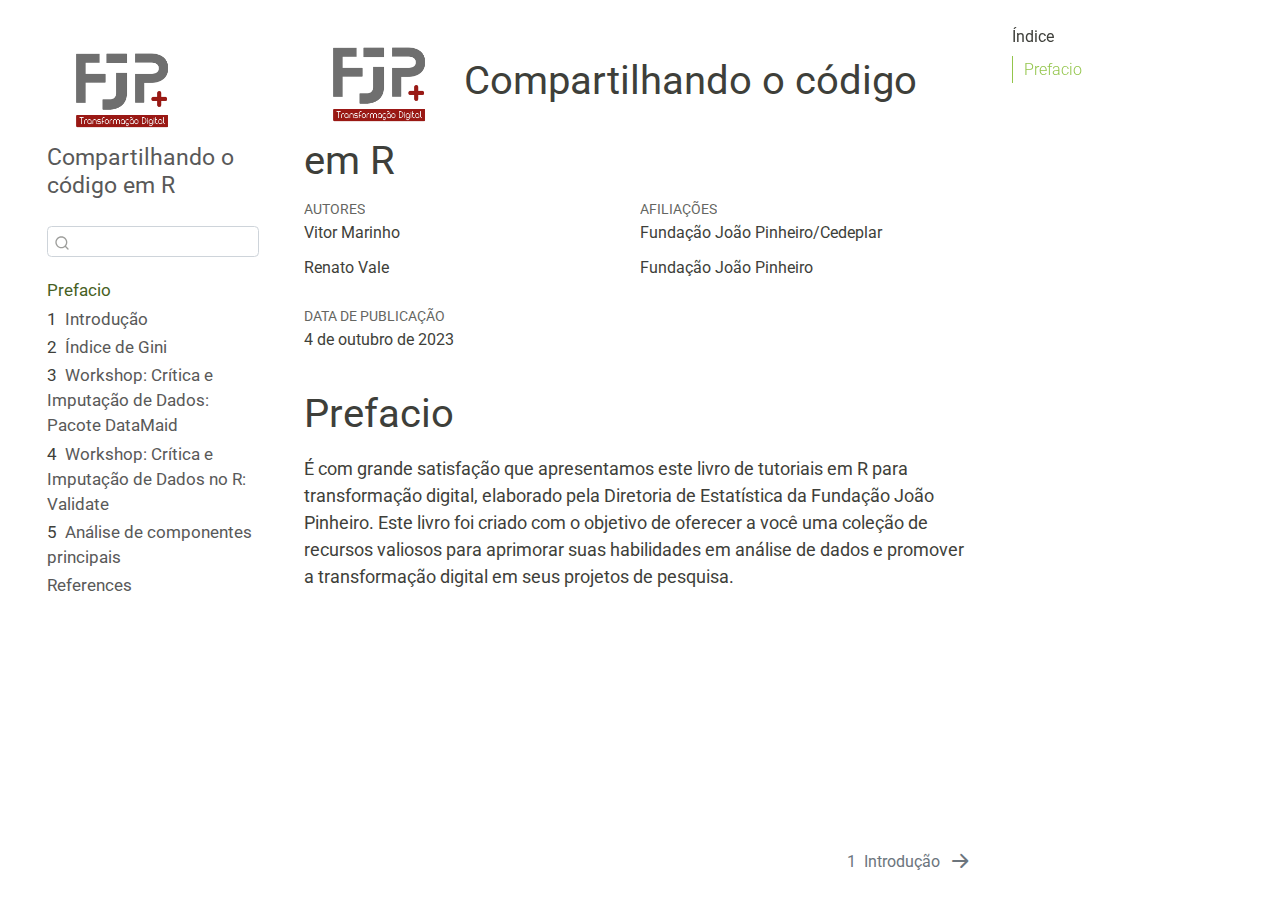
<file: _book/index.html>
<!DOCTYPE html>
<html xmlns="http://www.w3.org/1999/xhtml" lang="pt" xml:lang="pt"><head>

<meta charset="utf-8">
<meta name="generator" content="quarto-1.2.475">

<meta name="viewport" content="width=device-width, initial-scale=1.0, user-scalable=yes">

<meta name="author" content="Vitor Marinho">
<meta name="author" content="Renato Vale">

<title> Compartilhando o código em R</title>
<style>
code{white-space: pre-wrap;}
span.smallcaps{font-variant: small-caps;}
div.columns{display: flex; gap: min(4vw, 1.5em);}
div.column{flex: auto; overflow-x: auto;}
div.hanging-indent{margin-left: 1.5em; text-indent: -1.5em;}
ul.task-list{list-style: none;}
ul.task-list li input[type="checkbox"] {
  width: 0.8em;
  margin: 0 0.8em 0.2em -1.6em;
  vertical-align: middle;
}
</style>


<script src="site_libs/quarto-nav/quarto-nav.js"></script>
<script src="site_libs/quarto-nav/headroom.min.js"></script>
<script src="site_libs/clipboard/clipboard.min.js"></script>
<script src="site_libs/quarto-search/autocomplete.umd.js"></script>
<script src="site_libs/quarto-search/fuse.min.js"></script>
<script src="site_libs/quarto-search/quarto-search.js"></script>
<meta name="quarto:offset" content="./">
<link href="./01-intro.html" rel="next">
<script src="site_libs/quarto-html/quarto.js"></script>
<script src="site_libs/quarto-html/popper.min.js"></script>
<script src="site_libs/quarto-html/tippy.umd.min.js"></script>
<script src="site_libs/quarto-html/anchor.min.js"></script>
<link href="site_libs/quarto-html/tippy.css" rel="stylesheet">
<link href="site_libs/quarto-html/quarto-syntax-highlighting.css" rel="stylesheet" id="quarto-text-highlighting-styles">
<script src="site_libs/bootstrap/bootstrap.min.js"></script>
<link href="site_libs/bootstrap/bootstrap-icons.css" rel="stylesheet">
<link href="site_libs/bootstrap/bootstrap.min.css" rel="stylesheet" id="quarto-bootstrap" data-mode="light">
<script id="quarto-search-options" type="application/json">{
  "location": "sidebar",
  "copy-button": false,
  "collapse-after": 3,
  "panel-placement": "start",
  "type": "textbox",
  "limit": 20,
  "language": {
    "search-no-results-text": "Nenhum resultado",
    "search-matching-documents-text": "documentos correspondentes",
    "search-copy-link-title": "Copiar link para a busca",
    "search-hide-matches-text": "Esconder correspondências adicionais",
    "search-more-match-text": "mais correspondência neste documento",
    "search-more-matches-text": "mais correspondências neste documento",
    "search-clear-button-title": "Limpar",
    "search-detached-cancel-button-title": "Cancelar",
    "search-submit-button-title": "Enviar"
  }
}</script>


</head>

<body class="nav-sidebar floating">

<div id="quarto-search-results"></div>
  <header id="quarto-header" class="headroom fixed-top">
  <nav class="quarto-secondary-nav" data-bs-toggle="collapse" data-bs-target="#quarto-sidebar" aria-controls="quarto-sidebar" aria-expanded="false" aria-label="Toggle sidebar navigation" onclick="if (window.quartoToggleHeadroom) { window.quartoToggleHeadroom(); }">
    <div class="container-fluid d-flex justify-content-between">
      <h1 class="quarto-secondary-nav-title"><img src="img/logo_td.png" alt="Logo" style="vertical-align: middle; width:150px"> Compartilhando o código em R</h1>
      <button type="button" class="quarto-btn-toggle btn" aria-label="Show secondary navigation">
        <i class="bi bi-chevron-right"></i>
      </button>
    </div>
  </nav>
</header>
<!-- content -->
<div id="quarto-content" class="quarto-container page-columns page-rows-contents page-layout-article">
<!-- sidebar -->
  <nav id="quarto-sidebar" class="sidebar collapse sidebar-navigation floating overflow-auto">
    <div class="pt-lg-2 mt-2 text-left sidebar-header">
    <div class="sidebar-title mb-0 py-0">
      <a href="./"><img src="img/logo_td.png" alt="Logo" style="vertical-align: middle; width:150px"> Compartilhando o código em R</a> 
    </div>
      </div>
      <div class="mt-2 flex-shrink-0 align-items-center">
        <div class="sidebar-search">
        <div id="quarto-search" class="" title="Search"></div>
        </div>
      </div>
    <div class="sidebar-menu-container"> 
    <ul class="list-unstyled mt-1">
        <li class="sidebar-item">
  <div class="sidebar-item-container"> 
  <a href="./index.html" class="sidebar-item-text sidebar-link active">Prefacio</a>
  </div>
</li>
        <li class="sidebar-item">
  <div class="sidebar-item-container"> 
  <a href="./01-intro.html" class="sidebar-item-text sidebar-link"><span class="chapter-number">1</span>&nbsp; <span class="chapter-title">Introdução</span></a>
  </div>
</li>
        <li class="sidebar-item">
  <div class="sidebar-item-container"> 
  <a href="./02-BO_01_Gini.html" class="sidebar-item-text sidebar-link"><span class="chapter-number">2</span>&nbsp; <span class="chapter-title">Índice de Gini</span></a>
  </div>
</li>
        <li class="sidebar-item">
  <div class="sidebar-item-container"> 
  <a href="./03-BO_02_Datamaid.html" class="sidebar-item-text sidebar-link"><span class="chapter-number">3</span>&nbsp; <span class="chapter-title">Workshop: Crítica e Imputação de Dados: Pacote DataMaid</span></a>
  </div>
</li>
        <li class="sidebar-item">
  <div class="sidebar-item-container"> 
  <a href="./04-BO_03_Validate.html" class="sidebar-item-text sidebar-link"><span class="chapter-number">4</span>&nbsp; <span class="chapter-title">Workshop: Crítica e Imputação de Dados no R: Validate</span></a>
  </div>
</li>
        <li class="sidebar-item">
  <div class="sidebar-item-container"> 
  <a href="./05-BO_04_ACP.html" class="sidebar-item-text sidebar-link"><span class="chapter-number">5</span>&nbsp; <span class="chapter-title">Análise de componentes principais</span></a>
  </div>
</li>
        <li class="sidebar-item">
  <div class="sidebar-item-container"> 
  <a href="./references.html" class="sidebar-item-text sidebar-link">References</a>
  </div>
</li>
    </ul>
    </div>
</nav>
<!-- margin-sidebar -->
    <div id="quarto-margin-sidebar" class="sidebar margin-sidebar">
        <nav id="TOC" role="doc-toc" class="toc-active">
    <h2 id="toc-title">Índice</h2>
   
  <ul>
  <li><a href="#prefacio" id="toc-prefacio" class="nav-link active" data-scroll-target="#prefacio">Prefacio</a></li>
  </ul>
</nav>
    </div>
<!-- main -->
<main class="content" id="quarto-document-content">

<header id="title-block-header" class="quarto-title-block default">
<div class="quarto-title">
<h1 class="title d-none d-lg-block"><img src="img/logo_td.png" alt="Logo" style="vertical-align: middle; width:150px"> Compartilhando o código em R</h1>
</div>


<div class="quarto-title-meta-author">
  <div class="quarto-title-meta-heading">Autores</div>
  <div class="quarto-title-meta-heading">Afiliações</div>
  
    <div class="quarto-title-meta-contents">
    <a href="https://github.com/vitor-marinho-fjp">Vitor Marinho</a> 
  </div>
    <div class="quarto-title-meta-contents">
        <p class="affiliation">
            Fundação João Pinheiro/Cedeplar
          </p>
      </div>
      <div class="quarto-title-meta-contents">
    <a href="https://github.com/renato">Renato Vale</a> 
  </div>
    <div class="quarto-title-meta-contents">
        <p class="affiliation">
            Fundação João Pinheiro
          </p>
      </div>
    </div>

<div class="quarto-title-meta">

      
    <div>
    <div class="quarto-title-meta-heading">Data de Publicação</div>
    <div class="quarto-title-meta-contents">
      <p class="date">4 de outubro de 2023</p>
    </div>
  </div>
  
    
  </div>
  

</header>

<section id="prefacio" class="level1 unnumbered">
<h1 class="unnumbered">Prefacio</h1>
<p>É com grande satisfação que apresentamos este livro de tutoriais em R para transformação digital, elaborado pela Diretoria de Estatística da Fundação João Pinheiro. Este livro foi criado com o objetivo de oferecer a você uma coleção de recursos valiosos para aprimorar suas habilidades em análise de dados e promover a transformação digital em seus projetos de pesquisa.</p>


</section>

</main> <!-- /main -->
<script id="quarto-html-after-body" type="application/javascript">
window.document.addEventListener("DOMContentLoaded", function (event) {
  const toggleBodyColorMode = (bsSheetEl) => {
    const mode = bsSheetEl.getAttribute("data-mode");
    const bodyEl = window.document.querySelector("body");
    if (mode === "dark") {
      bodyEl.classList.add("quarto-dark");
      bodyEl.classList.remove("quarto-light");
    } else {
      bodyEl.classList.add("quarto-light");
      bodyEl.classList.remove("quarto-dark");
    }
  }
  const toggleBodyColorPrimary = () => {
    const bsSheetEl = window.document.querySelector("link#quarto-bootstrap");
    if (bsSheetEl) {
      toggleBodyColorMode(bsSheetEl);
    }
  }
  toggleBodyColorPrimary();  
  const icon = "";
  const anchorJS = new window.AnchorJS();
  anchorJS.options = {
    placement: 'right',
    icon: icon
  };
  anchorJS.add('.anchored');
  const clipboard = new window.ClipboardJS('.code-copy-button', {
    target: function(trigger) {
      return trigger.previousElementSibling;
    }
  });
  clipboard.on('success', function(e) {
    // button target
    const button = e.trigger;
    // don't keep focus
    button.blur();
    // flash "checked"
    button.classList.add('code-copy-button-checked');
    var currentTitle = button.getAttribute("title");
    button.setAttribute("title", "Copiada");
    let tooltip;
    if (window.bootstrap) {
      button.setAttribute("data-bs-toggle", "tooltip");
      button.setAttribute("data-bs-placement", "left");
      button.setAttribute("data-bs-title", "Copiada");
      tooltip = new bootstrap.Tooltip(button, 
        { trigger: "manual", 
          customClass: "code-copy-button-tooltip",
          offset: [0, -8]});
      tooltip.show();    
    }
    setTimeout(function() {
      if (tooltip) {
        tooltip.hide();
        button.removeAttribute("data-bs-title");
        button.removeAttribute("data-bs-toggle");
        button.removeAttribute("data-bs-placement");
      }
      button.setAttribute("title", currentTitle);
      button.classList.remove('code-copy-button-checked');
    }, 1000);
    // clear code selection
    e.clearSelection();
  });
  function tippyHover(el, contentFn) {
    const config = {
      allowHTML: true,
      content: contentFn,
      maxWidth: 500,
      delay: 100,
      arrow: false,
      appendTo: function(el) {
          return el.parentElement;
      },
      interactive: true,
      interactiveBorder: 10,
      theme: 'quarto',
      placement: 'bottom-start'
    };
    window.tippy(el, config); 
  }
  const noterefs = window.document.querySelectorAll('a[role="doc-noteref"]');
  for (var i=0; i<noterefs.length; i++) {
    const ref = noterefs[i];
    tippyHover(ref, function() {
      // use id or data attribute instead here
      let href = ref.getAttribute('data-footnote-href') || ref.getAttribute('href');
      try { href = new URL(href).hash; } catch {}
      const id = href.replace(/^#\/?/, "");
      const note = window.document.getElementById(id);
      return note.innerHTML;
    });
  }
  const findCites = (el) => {
    const parentEl = el.parentElement;
    if (parentEl) {
      const cites = parentEl.dataset.cites;
      if (cites) {
        return {
          el,
          cites: cites.split(' ')
        };
      } else {
        return findCites(el.parentElement)
      }
    } else {
      return undefined;
    }
  };
  var bibliorefs = window.document.querySelectorAll('a[role="doc-biblioref"]');
  for (var i=0; i<bibliorefs.length; i++) {
    const ref = bibliorefs[i];
    const citeInfo = findCites(ref);
    if (citeInfo) {
      tippyHover(citeInfo.el, function() {
        var popup = window.document.createElement('div');
        citeInfo.cites.forEach(function(cite) {
          var citeDiv = window.document.createElement('div');
          citeDiv.classList.add('hanging-indent');
          citeDiv.classList.add('csl-entry');
          var biblioDiv = window.document.getElementById('ref-' + cite);
          if (biblioDiv) {
            citeDiv.innerHTML = biblioDiv.innerHTML;
          }
          popup.appendChild(citeDiv);
        });
        return popup.innerHTML;
      });
    }
  }
});
</script>
<nav class="page-navigation">
  <div class="nav-page nav-page-previous">
  </div>
  <div class="nav-page nav-page-next">
      <a href="./01-intro.html" class="pagination-link">
        <span class="nav-page-text"><span class="chapter-number">1</span>&nbsp; <span class="chapter-title">Introdução</span></span> <i class="bi bi-arrow-right-short"></i>
      </a>
  </div>
</nav>
</div> <!-- /content -->



</body></html>
</file>
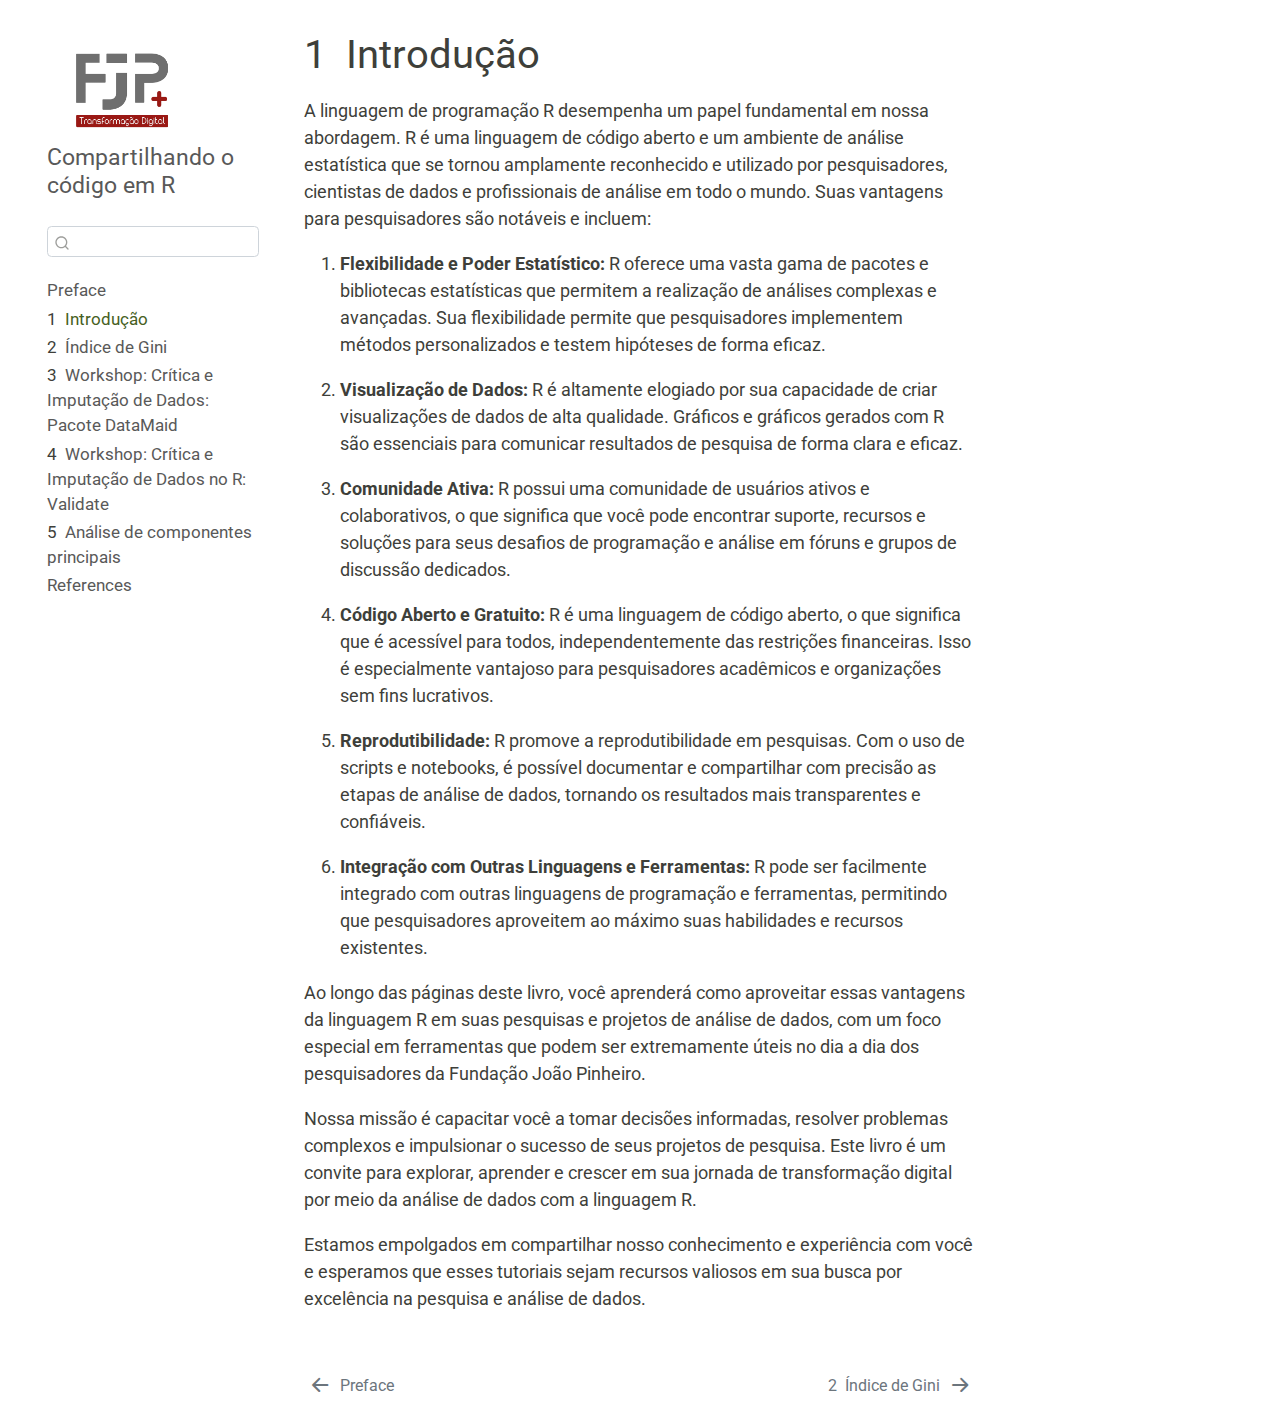
<file: _book/01-intro.html>
<!DOCTYPE html>
<html xmlns="http://www.w3.org/1999/xhtml" lang="pt" xml:lang="pt"><head>

<meta charset="utf-8">
<meta name="generator" content="quarto-1.2.475">

<meta name="viewport" content="width=device-width, initial-scale=1.0, user-scalable=yes">


<title> Compartilhando o código em R - 1&nbsp; Introdução</title>
<style>
code{white-space: pre-wrap;}
span.smallcaps{font-variant: small-caps;}
div.columns{display: flex; gap: min(4vw, 1.5em);}
div.column{flex: auto; overflow-x: auto;}
div.hanging-indent{margin-left: 1.5em; text-indent: -1.5em;}
ul.task-list{list-style: none;}
ul.task-list li input[type="checkbox"] {
  width: 0.8em;
  margin: 0 0.8em 0.2em -1.6em;
  vertical-align: middle;
}
</style>


<script src="site_libs/quarto-nav/quarto-nav.js"></script>
<script src="site_libs/quarto-nav/headroom.min.js"></script>
<script src="site_libs/clipboard/clipboard.min.js"></script>
<script src="site_libs/quarto-search/autocomplete.umd.js"></script>
<script src="site_libs/quarto-search/fuse.min.js"></script>
<script src="site_libs/quarto-search/quarto-search.js"></script>
<meta name="quarto:offset" content="./">
<link href="./02-BO_01_Gini.html" rel="next">
<link href="./index.html" rel="prev">
<script src="site_libs/quarto-html/quarto.js"></script>
<script src="site_libs/quarto-html/popper.min.js"></script>
<script src="site_libs/quarto-html/tippy.umd.min.js"></script>
<script src="site_libs/quarto-html/anchor.min.js"></script>
<link href="site_libs/quarto-html/tippy.css" rel="stylesheet">
<link href="site_libs/quarto-html/quarto-syntax-highlighting.css" rel="stylesheet" id="quarto-text-highlighting-styles">
<script src="site_libs/bootstrap/bootstrap.min.js"></script>
<link href="site_libs/bootstrap/bootstrap-icons.css" rel="stylesheet">
<link href="site_libs/bootstrap/bootstrap.min.css" rel="stylesheet" id="quarto-bootstrap" data-mode="light">
<script id="quarto-search-options" type="application/json">{
  "location": "sidebar",
  "copy-button": false,
  "collapse-after": 3,
  "panel-placement": "start",
  "type": "textbox",
  "limit": 20,
  "language": {
    "search-no-results-text": "Nenhum resultado",
    "search-matching-documents-text": "documentos correspondentes",
    "search-copy-link-title": "Copiar link para a busca",
    "search-hide-matches-text": "Esconder correspondências adicionais",
    "search-more-match-text": "mais correspondência neste documento",
    "search-more-matches-text": "mais correspondências neste documento",
    "search-clear-button-title": "Limpar",
    "search-detached-cancel-button-title": "Cancelar",
    "search-submit-button-title": "Enviar"
  }
}</script>


</head>

<body class="nav-sidebar floating">

<div id="quarto-search-results"></div>
  <header id="quarto-header" class="headroom fixed-top">
  <nav class="quarto-secondary-nav" data-bs-toggle="collapse" data-bs-target="#quarto-sidebar" aria-controls="quarto-sidebar" aria-expanded="false" aria-label="Toggle sidebar navigation" onclick="if (window.quartoToggleHeadroom) { window.quartoToggleHeadroom(); }">
    <div class="container-fluid d-flex justify-content-between">
      <h1 class="quarto-secondary-nav-title"><span class="chapter-number">1</span>&nbsp; <span class="chapter-title">Introdução</span></h1>
      <button type="button" class="quarto-btn-toggle btn" aria-label="Show secondary navigation">
        <i class="bi bi-chevron-right"></i>
      </button>
    </div>
  </nav>
</header>
<!-- content -->
<div id="quarto-content" class="quarto-container page-columns page-rows-contents page-layout-article">
<!-- sidebar -->
  <nav id="quarto-sidebar" class="sidebar collapse sidebar-navigation floating overflow-auto">
    <div class="pt-lg-2 mt-2 text-left sidebar-header">
    <div class="sidebar-title mb-0 py-0">
      <a href="./"><img src="img/logo_td.png" alt="Logo" style="vertical-align: middle; width:150px"> Compartilhando o código em R</a> 
    </div>
      </div>
      <div class="mt-2 flex-shrink-0 align-items-center">
        <div class="sidebar-search">
        <div id="quarto-search" class="" title="Search"></div>
        </div>
      </div>
    <div class="sidebar-menu-container"> 
    <ul class="list-unstyled mt-1">
        <li class="sidebar-item">
  <div class="sidebar-item-container"> 
  <a href="./index.html" class="sidebar-item-text sidebar-link">Preface</a>
  </div>
</li>
        <li class="sidebar-item">
  <div class="sidebar-item-container"> 
  <a href="./01-intro.html" class="sidebar-item-text sidebar-link active"><span class="chapter-number">1</span>&nbsp; <span class="chapter-title">Introdução</span></a>
  </div>
</li>
        <li class="sidebar-item">
  <div class="sidebar-item-container"> 
  <a href="./02-BO_01_Gini.html" class="sidebar-item-text sidebar-link"><span class="chapter-number">2</span>&nbsp; <span class="chapter-title">Índice de Gini</span></a>
  </div>
</li>
        <li class="sidebar-item">
  <div class="sidebar-item-container"> 
  <a href="./03-BO_02_Datamaid.html" class="sidebar-item-text sidebar-link"><span class="chapter-number">3</span>&nbsp; <span class="chapter-title">Workshop: Crítica e Imputação de Dados: Pacote DataMaid</span></a>
  </div>
</li>
        <li class="sidebar-item">
  <div class="sidebar-item-container"> 
  <a href="./04-BO_03_Validate.html" class="sidebar-item-text sidebar-link"><span class="chapter-number">4</span>&nbsp; <span class="chapter-title">Workshop: Crítica e Imputação de Dados no R: Validate</span></a>
  </div>
</li>
        <li class="sidebar-item">
  <div class="sidebar-item-container"> 
  <a href="./05-BO_04_ACP.html" class="sidebar-item-text sidebar-link"><span class="chapter-number">5</span>&nbsp; <span class="chapter-title">Análise de componentes principais</span></a>
  </div>
</li>
        <li class="sidebar-item">
  <div class="sidebar-item-container"> 
  <a href="./references.html" class="sidebar-item-text sidebar-link">References</a>
  </div>
</li>
    </ul>
    </div>
</nav>
<!-- margin-sidebar -->
    <div id="quarto-margin-sidebar" class="sidebar margin-sidebar">
        
    </div>
<!-- main -->
<main class="content" id="quarto-document-content">

<header id="title-block-header" class="quarto-title-block default">
<div class="quarto-title">
<h1 class="title d-none d-lg-block"><span class="chapter-number">1</span>&nbsp; <span class="chapter-title">Introdução</span></h1>
</div>



<div class="quarto-title-meta">

    
  
    
  </div>
  

</header>

<p>A linguagem de programação R desempenha um papel fundamental em nossa abordagem. R é uma linguagem de código aberto e um ambiente de análise estatística que se tornou amplamente reconhecido e utilizado por pesquisadores, cientistas de dados e profissionais de análise em todo o mundo. Suas vantagens para pesquisadores são notáveis e incluem:</p>
<ol type="1">
<li><p><strong>Flexibilidade e Poder Estatístico:</strong> R oferece uma vasta gama de pacotes e bibliotecas estatísticas que permitem a realização de análises complexas e avançadas. Sua flexibilidade permite que pesquisadores implementem métodos personalizados e testem hipóteses de forma eficaz.</p></li>
<li><p><strong>Visualização de Dados:</strong> R é altamente elogiado por sua capacidade de criar visualizações de dados de alta qualidade. Gráficos e gráficos gerados com R são essenciais para comunicar resultados de pesquisa de forma clara e eficaz.</p></li>
<li><p><strong>Comunidade Ativa:</strong> R possui uma comunidade de usuários ativos e colaborativos, o que significa que você pode encontrar suporte, recursos e soluções para seus desafios de programação e análise em fóruns e grupos de discussão dedicados.</p></li>
<li><p><strong>Código Aberto e Gratuito:</strong> R é uma linguagem de código aberto, o que significa que é acessível para todos, independentemente das restrições financeiras. Isso é especialmente vantajoso para pesquisadores acadêmicos e organizações sem fins lucrativos.</p></li>
<li><p><strong>Reprodutibilidade:</strong> R promove a reprodutibilidade em pesquisas. Com o uso de scripts e notebooks, é possível documentar e compartilhar com precisão as etapas de análise de dados, tornando os resultados mais transparentes e confiáveis.</p></li>
<li><p><strong>Integração com Outras Linguagens e Ferramentas:</strong> R pode ser facilmente integrado com outras linguagens de programação e ferramentas, permitindo que pesquisadores aproveitem ao máximo suas habilidades e recursos existentes.</p></li>
</ol>
<p>Ao longo das páginas deste livro, você aprenderá como aproveitar essas vantagens da linguagem R em suas pesquisas e projetos de análise de dados, com um foco especial em ferramentas que podem ser extremamente úteis no dia a dia dos pesquisadores da Fundação João Pinheiro.</p>
<p>Nossa missão é capacitar você a tomar decisões informadas, resolver problemas complexos e impulsionar o sucesso de seus projetos de pesquisa. Este livro é um convite para explorar, aprender e crescer em sua jornada de transformação digital por meio da análise de dados com a linguagem R.</p>
<p>Estamos empolgados em compartilhar nosso conhecimento e experiência com você e esperamos que esses tutoriais sejam recursos valiosos em sua busca por excelência na pesquisa e análise de dados.</p>



</main> <!-- /main -->
<script id="quarto-html-after-body" type="application/javascript">
window.document.addEventListener("DOMContentLoaded", function (event) {
  const toggleBodyColorMode = (bsSheetEl) => {
    const mode = bsSheetEl.getAttribute("data-mode");
    const bodyEl = window.document.querySelector("body");
    if (mode === "dark") {
      bodyEl.classList.add("quarto-dark");
      bodyEl.classList.remove("quarto-light");
    } else {
      bodyEl.classList.add("quarto-light");
      bodyEl.classList.remove("quarto-dark");
    }
  }
  const toggleBodyColorPrimary = () => {
    const bsSheetEl = window.document.querySelector("link#quarto-bootstrap");
    if (bsSheetEl) {
      toggleBodyColorMode(bsSheetEl);
    }
  }
  toggleBodyColorPrimary();  
  const icon = "";
  const anchorJS = new window.AnchorJS();
  anchorJS.options = {
    placement: 'right',
    icon: icon
  };
  anchorJS.add('.anchored');
  const clipboard = new window.ClipboardJS('.code-copy-button', {
    target: function(trigger) {
      return trigger.previousElementSibling;
    }
  });
  clipboard.on('success', function(e) {
    // button target
    const button = e.trigger;
    // don't keep focus
    button.blur();
    // flash "checked"
    button.classList.add('code-copy-button-checked');
    var currentTitle = button.getAttribute("title");
    button.setAttribute("title", "Copiada");
    let tooltip;
    if (window.bootstrap) {
      button.setAttribute("data-bs-toggle", "tooltip");
      button.setAttribute("data-bs-placement", "left");
      button.setAttribute("data-bs-title", "Copiada");
      tooltip = new bootstrap.Tooltip(button, 
        { trigger: "manual", 
          customClass: "code-copy-button-tooltip",
          offset: [0, -8]});
      tooltip.show();    
    }
    setTimeout(function() {
      if (tooltip) {
        tooltip.hide();
        button.removeAttribute("data-bs-title");
        button.removeAttribute("data-bs-toggle");
        button.removeAttribute("data-bs-placement");
      }
      button.setAttribute("title", currentTitle);
      button.classList.remove('code-copy-button-checked');
    }, 1000);
    // clear code selection
    e.clearSelection();
  });
  function tippyHover(el, contentFn) {
    const config = {
      allowHTML: true,
      content: contentFn,
      maxWidth: 500,
      delay: 100,
      arrow: false,
      appendTo: function(el) {
          return el.parentElement;
      },
      interactive: true,
      interactiveBorder: 10,
      theme: 'quarto',
      placement: 'bottom-start'
    };
    window.tippy(el, config); 
  }
  const noterefs = window.document.querySelectorAll('a[role="doc-noteref"]');
  for (var i=0; i<noterefs.length; i++) {
    const ref = noterefs[i];
    tippyHover(ref, function() {
      // use id or data attribute instead here
      let href = ref.getAttribute('data-footnote-href') || ref.getAttribute('href');
      try { href = new URL(href).hash; } catch {}
      const id = href.replace(/^#\/?/, "");
      const note = window.document.getElementById(id);
      return note.innerHTML;
    });
  }
  const findCites = (el) => {
    const parentEl = el.parentElement;
    if (parentEl) {
      const cites = parentEl.dataset.cites;
      if (cites) {
        return {
          el,
          cites: cites.split(' ')
        };
      } else {
        return findCites(el.parentElement)
      }
    } else {
      return undefined;
    }
  };
  var bibliorefs = window.document.querySelectorAll('a[role="doc-biblioref"]');
  for (var i=0; i<bibliorefs.length; i++) {
    const ref = bibliorefs[i];
    const citeInfo = findCites(ref);
    if (citeInfo) {
      tippyHover(citeInfo.el, function() {
        var popup = window.document.createElement('div');
        citeInfo.cites.forEach(function(cite) {
          var citeDiv = window.document.createElement('div');
          citeDiv.classList.add('hanging-indent');
          citeDiv.classList.add('csl-entry');
          var biblioDiv = window.document.getElementById('ref-' + cite);
          if (biblioDiv) {
            citeDiv.innerHTML = biblioDiv.innerHTML;
          }
          popup.appendChild(citeDiv);
        });
        return popup.innerHTML;
      });
    }
  }
});
</script>
<nav class="page-navigation">
  <div class="nav-page nav-page-previous">
      <a href="./index.html" class="pagination-link">
        <i class="bi bi-arrow-left-short"></i> <span class="nav-page-text">Preface</span>
      </a>          
  </div>
  <div class="nav-page nav-page-next">
      <a href="./02-BO_01_Gini.html" class="pagination-link">
        <span class="nav-page-text"><span class="chapter-number">2</span>&nbsp; <span class="chapter-title">Índice de Gini</span></span> <i class="bi bi-arrow-right-short"></i>
      </a>
  </div>
</nav>
</div> <!-- /content -->



</body></html>
</file>
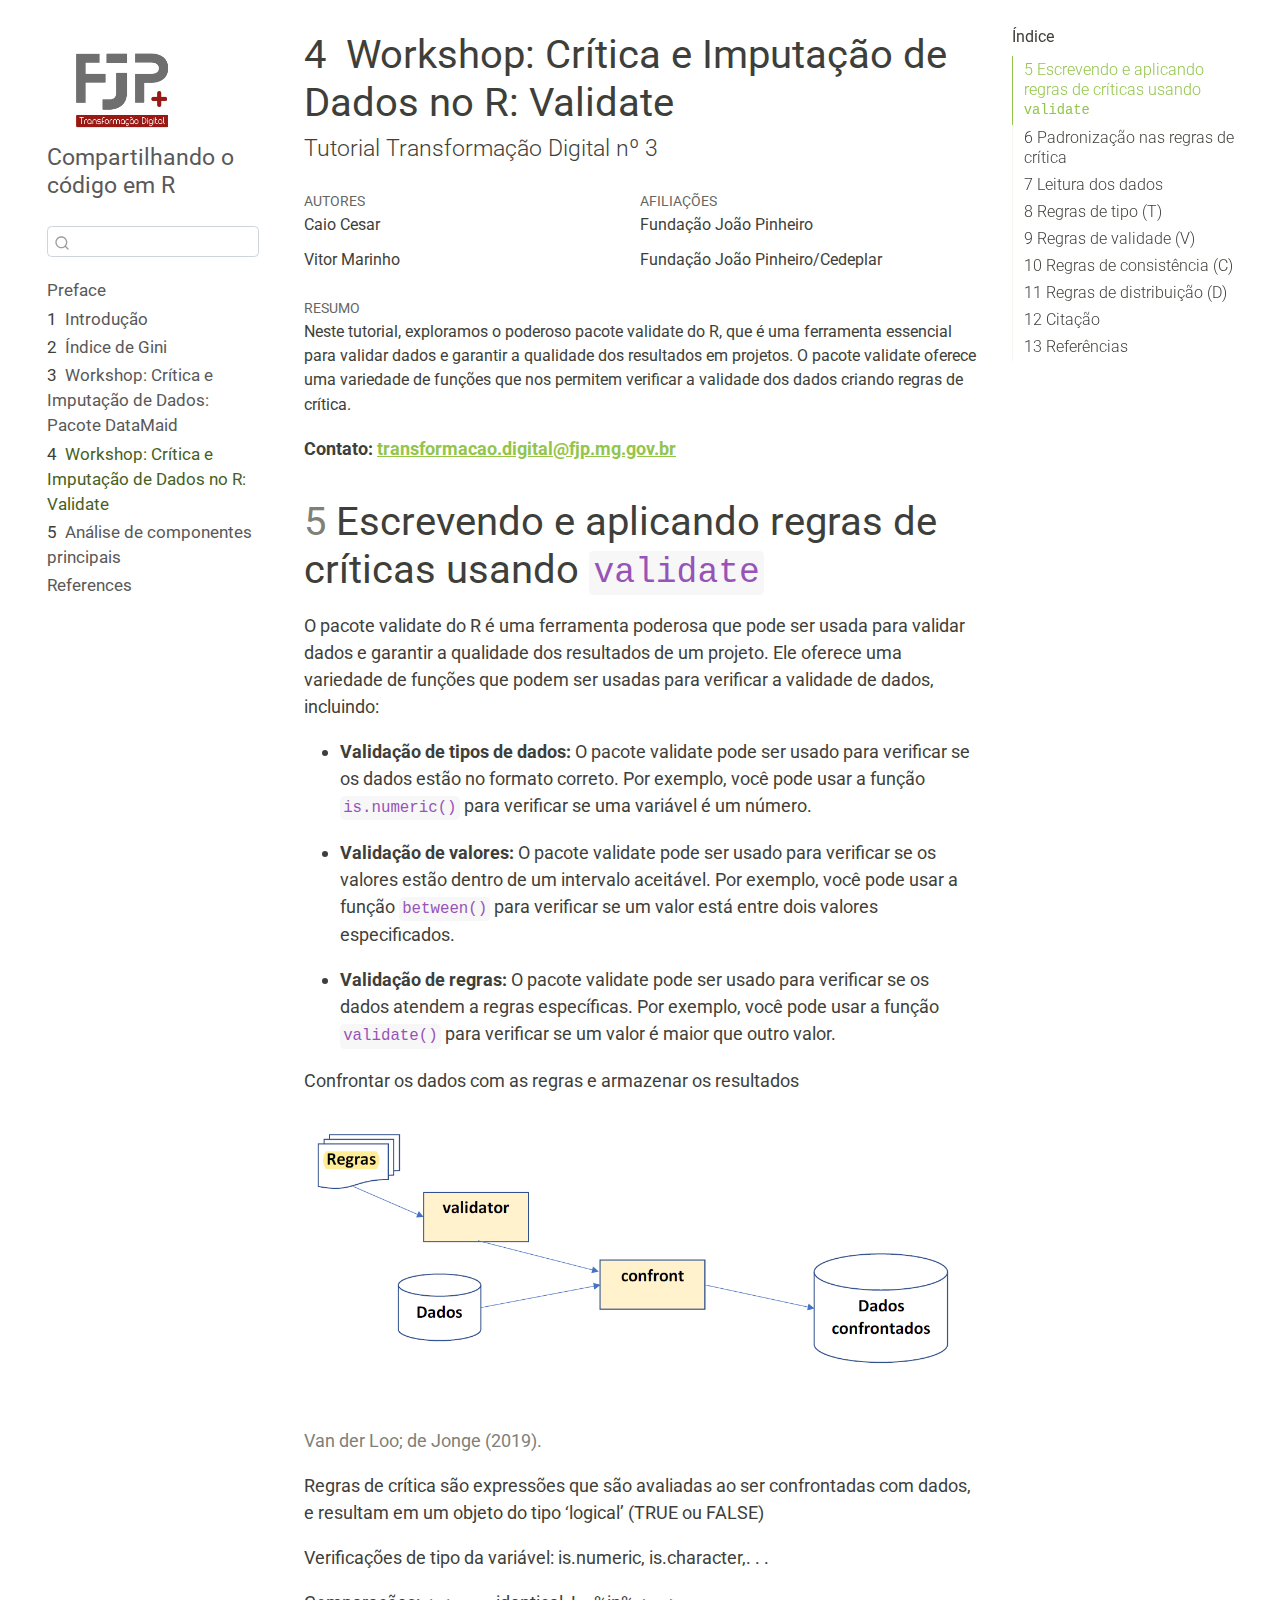
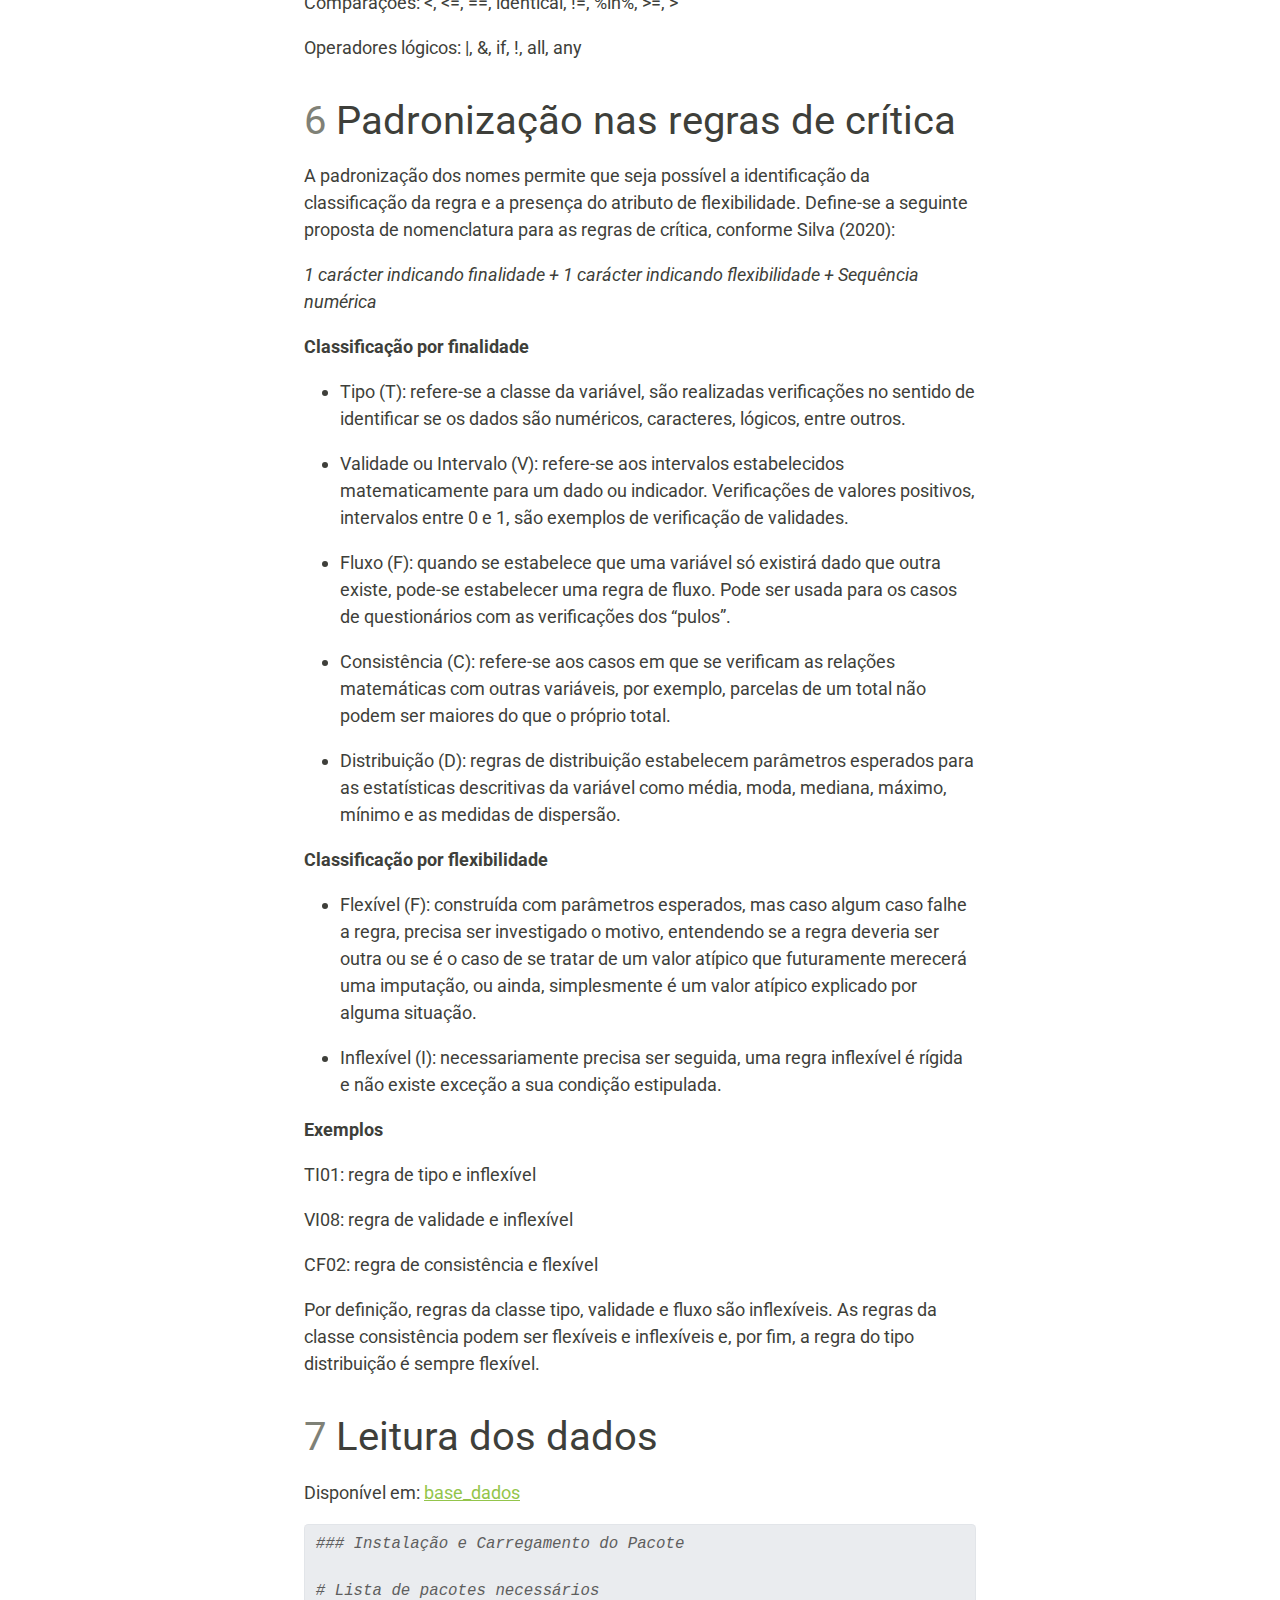
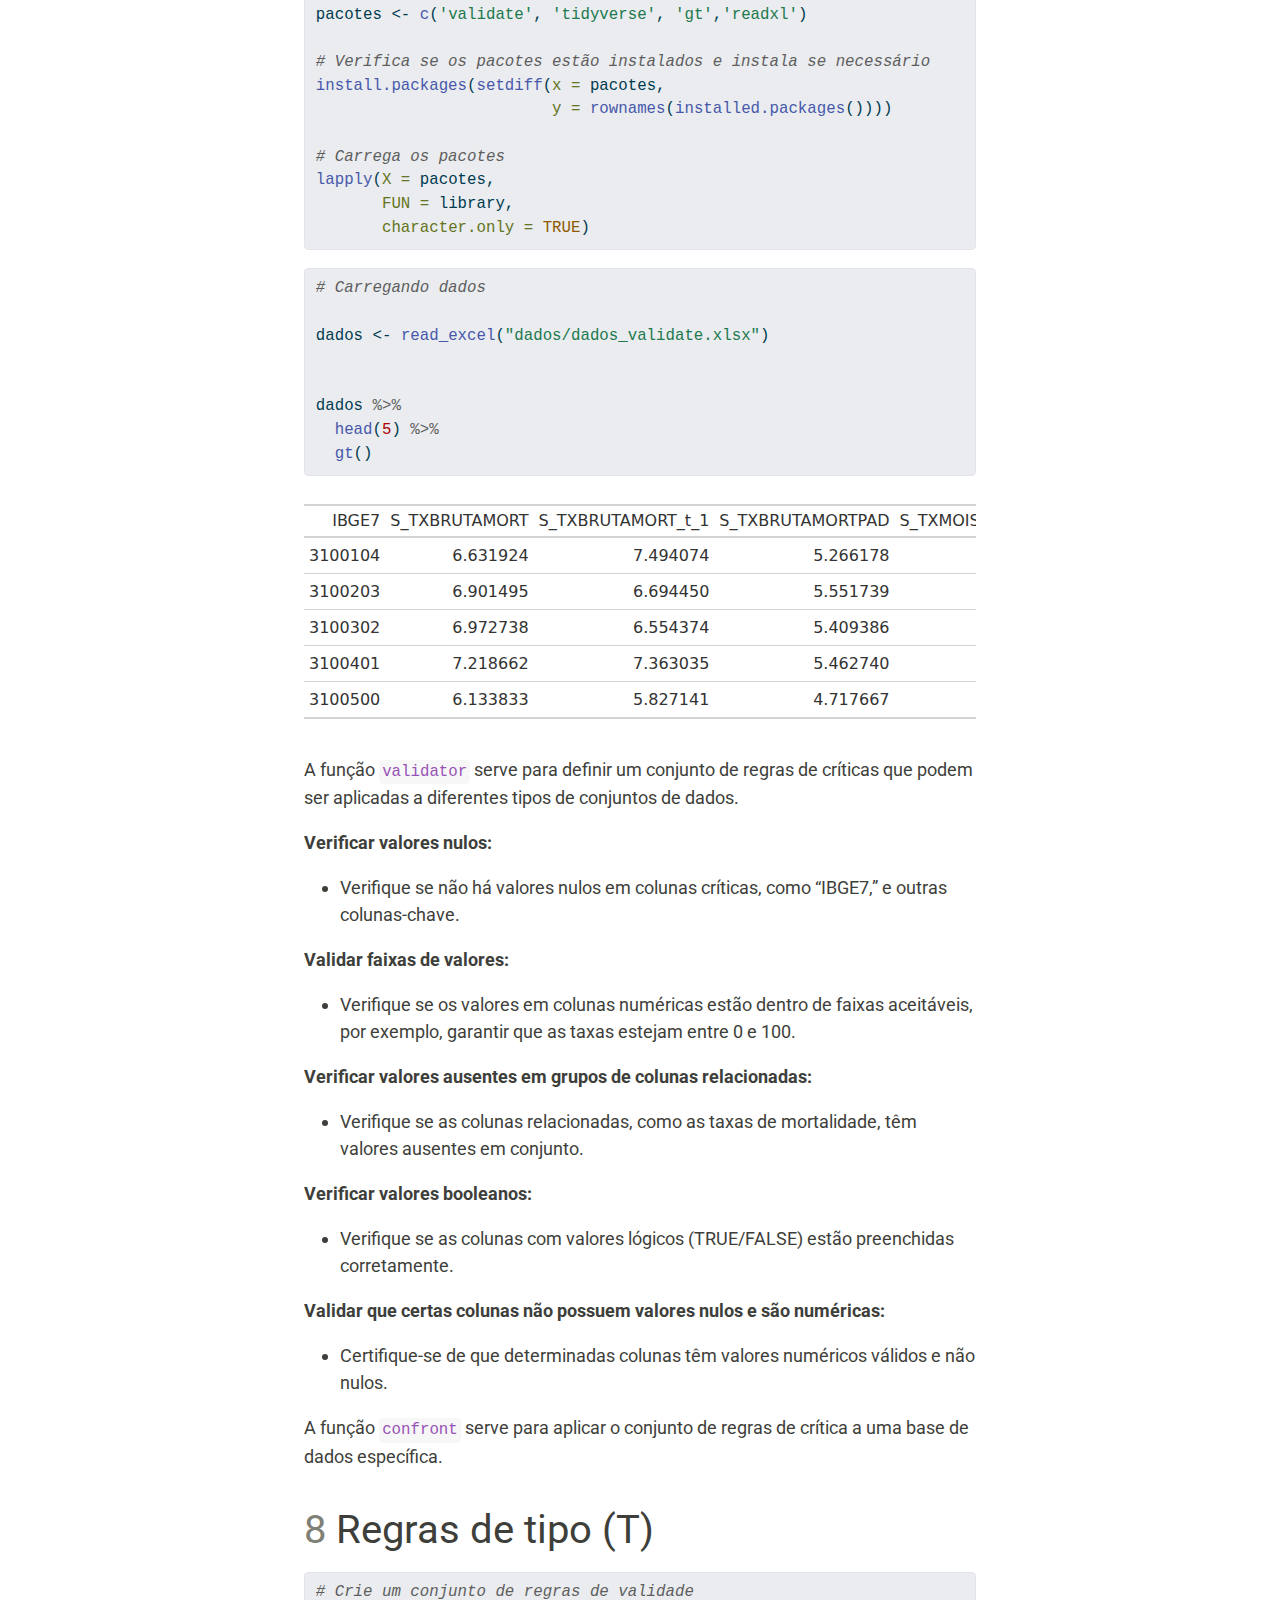
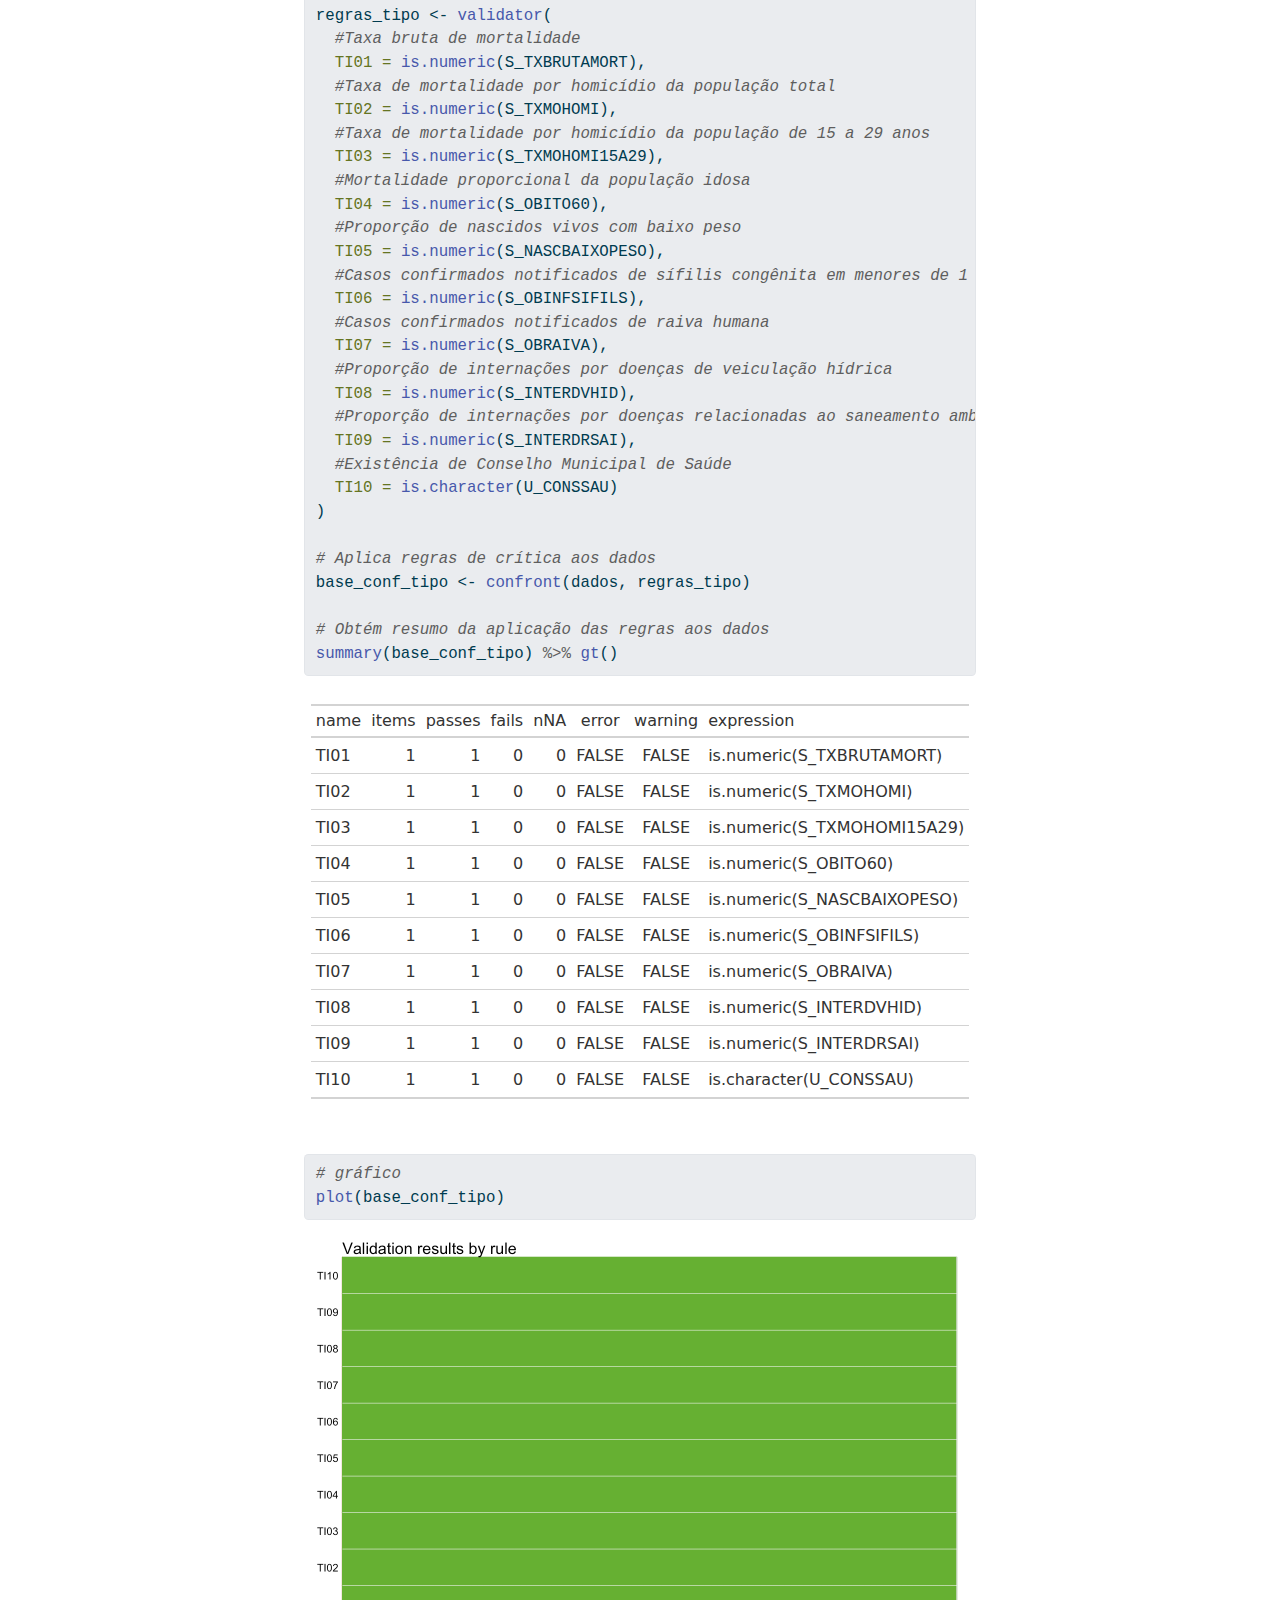
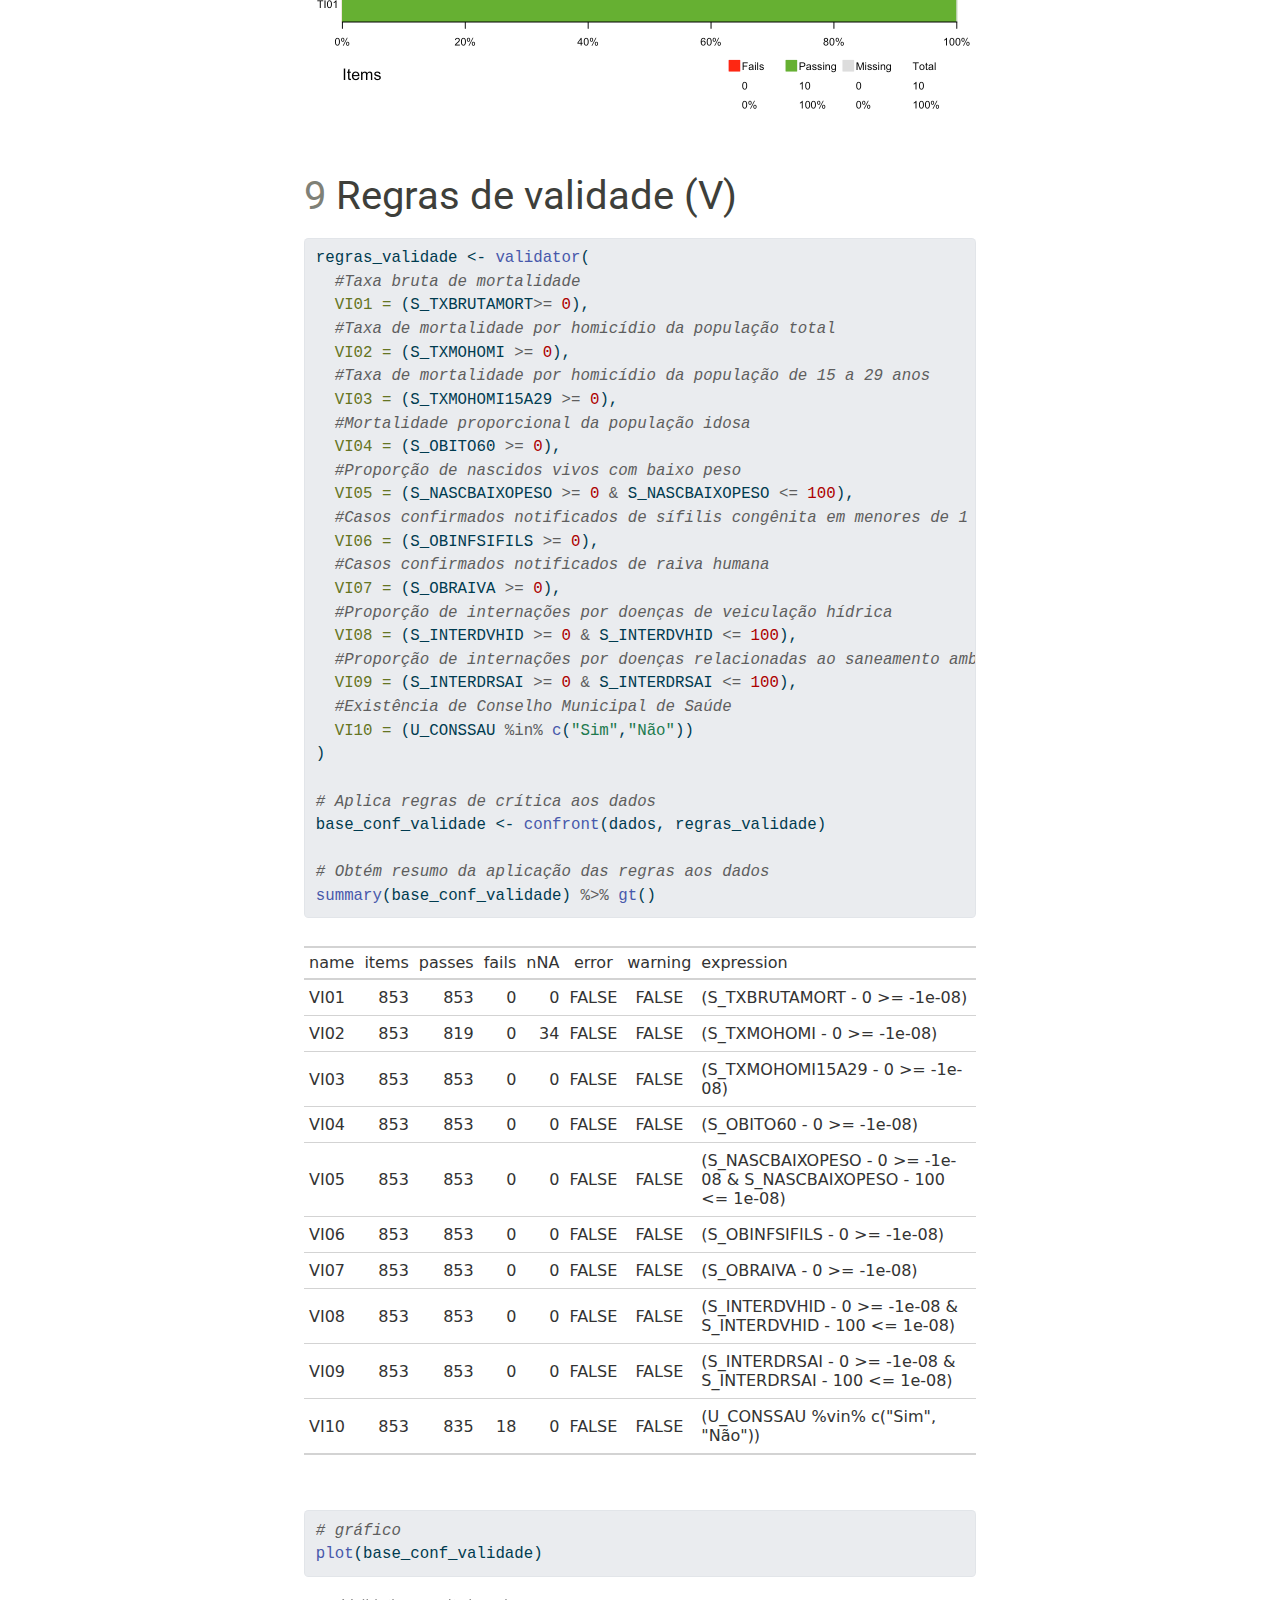
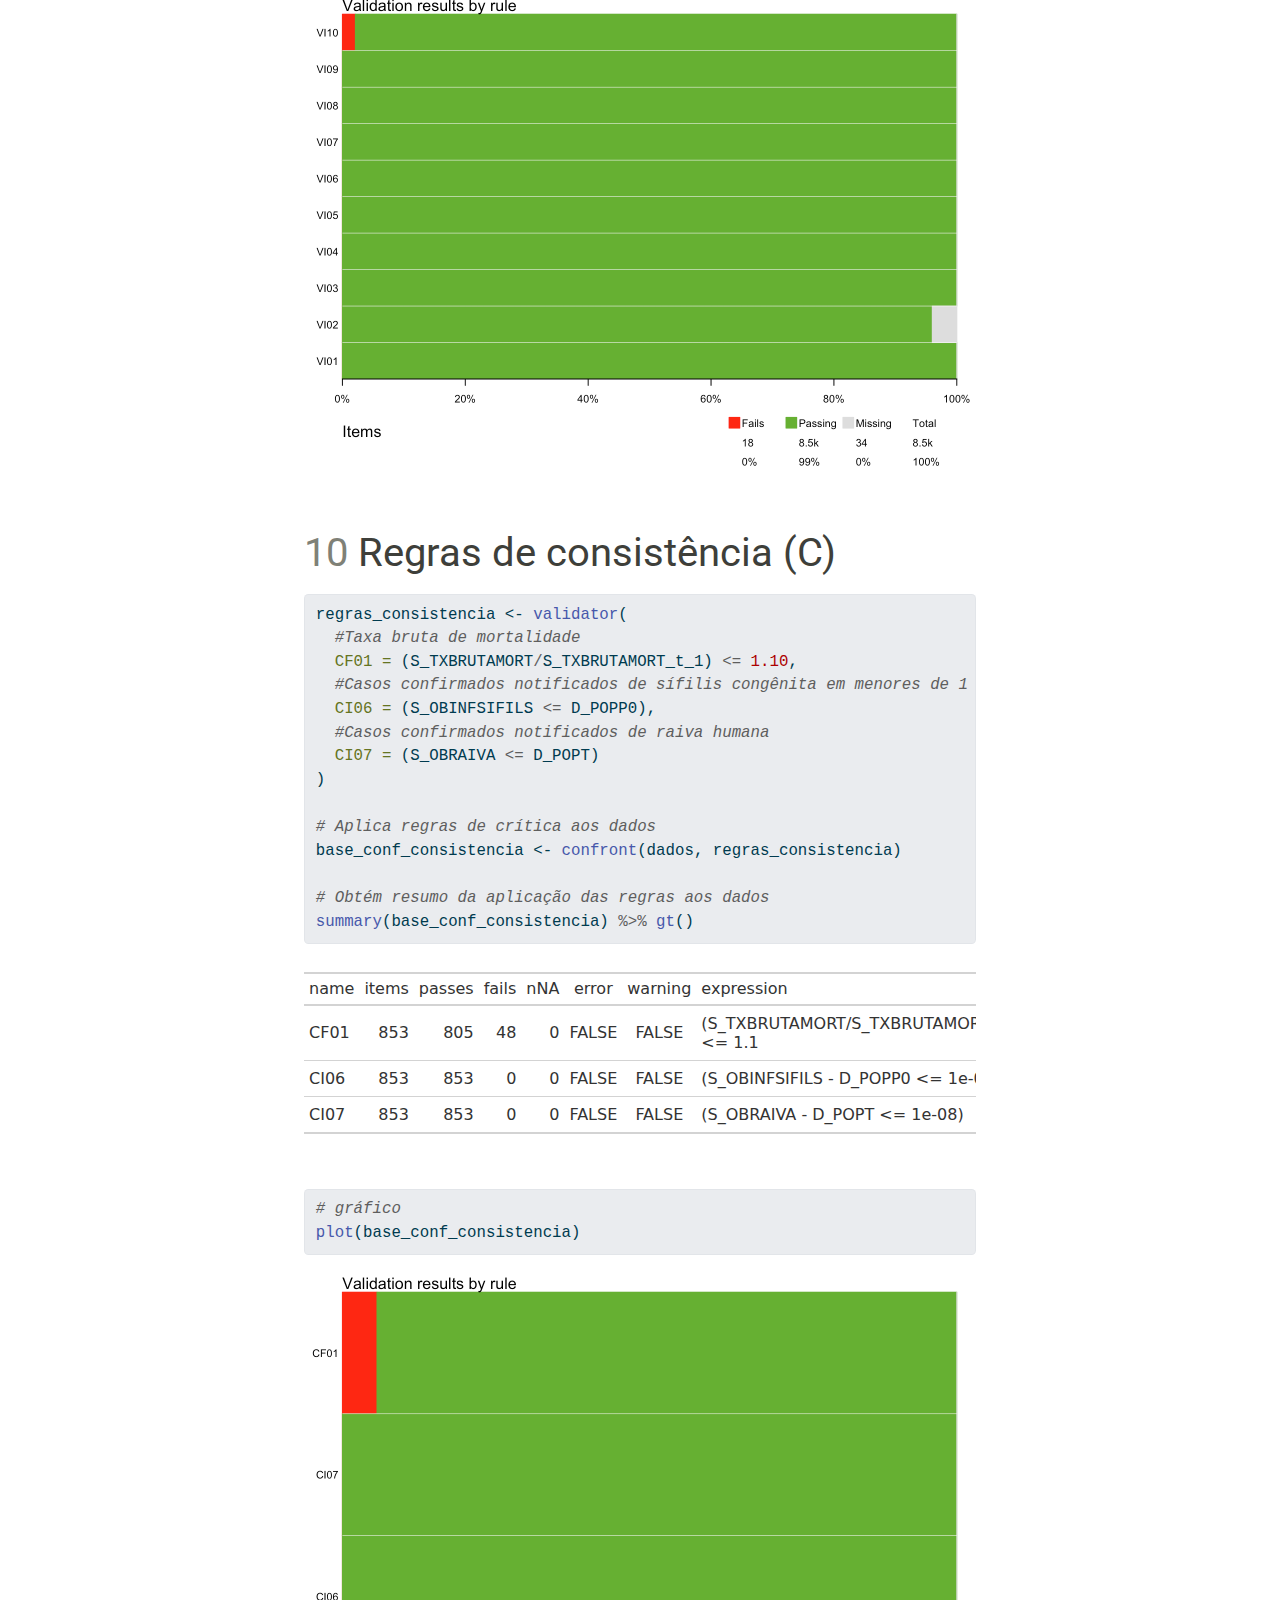
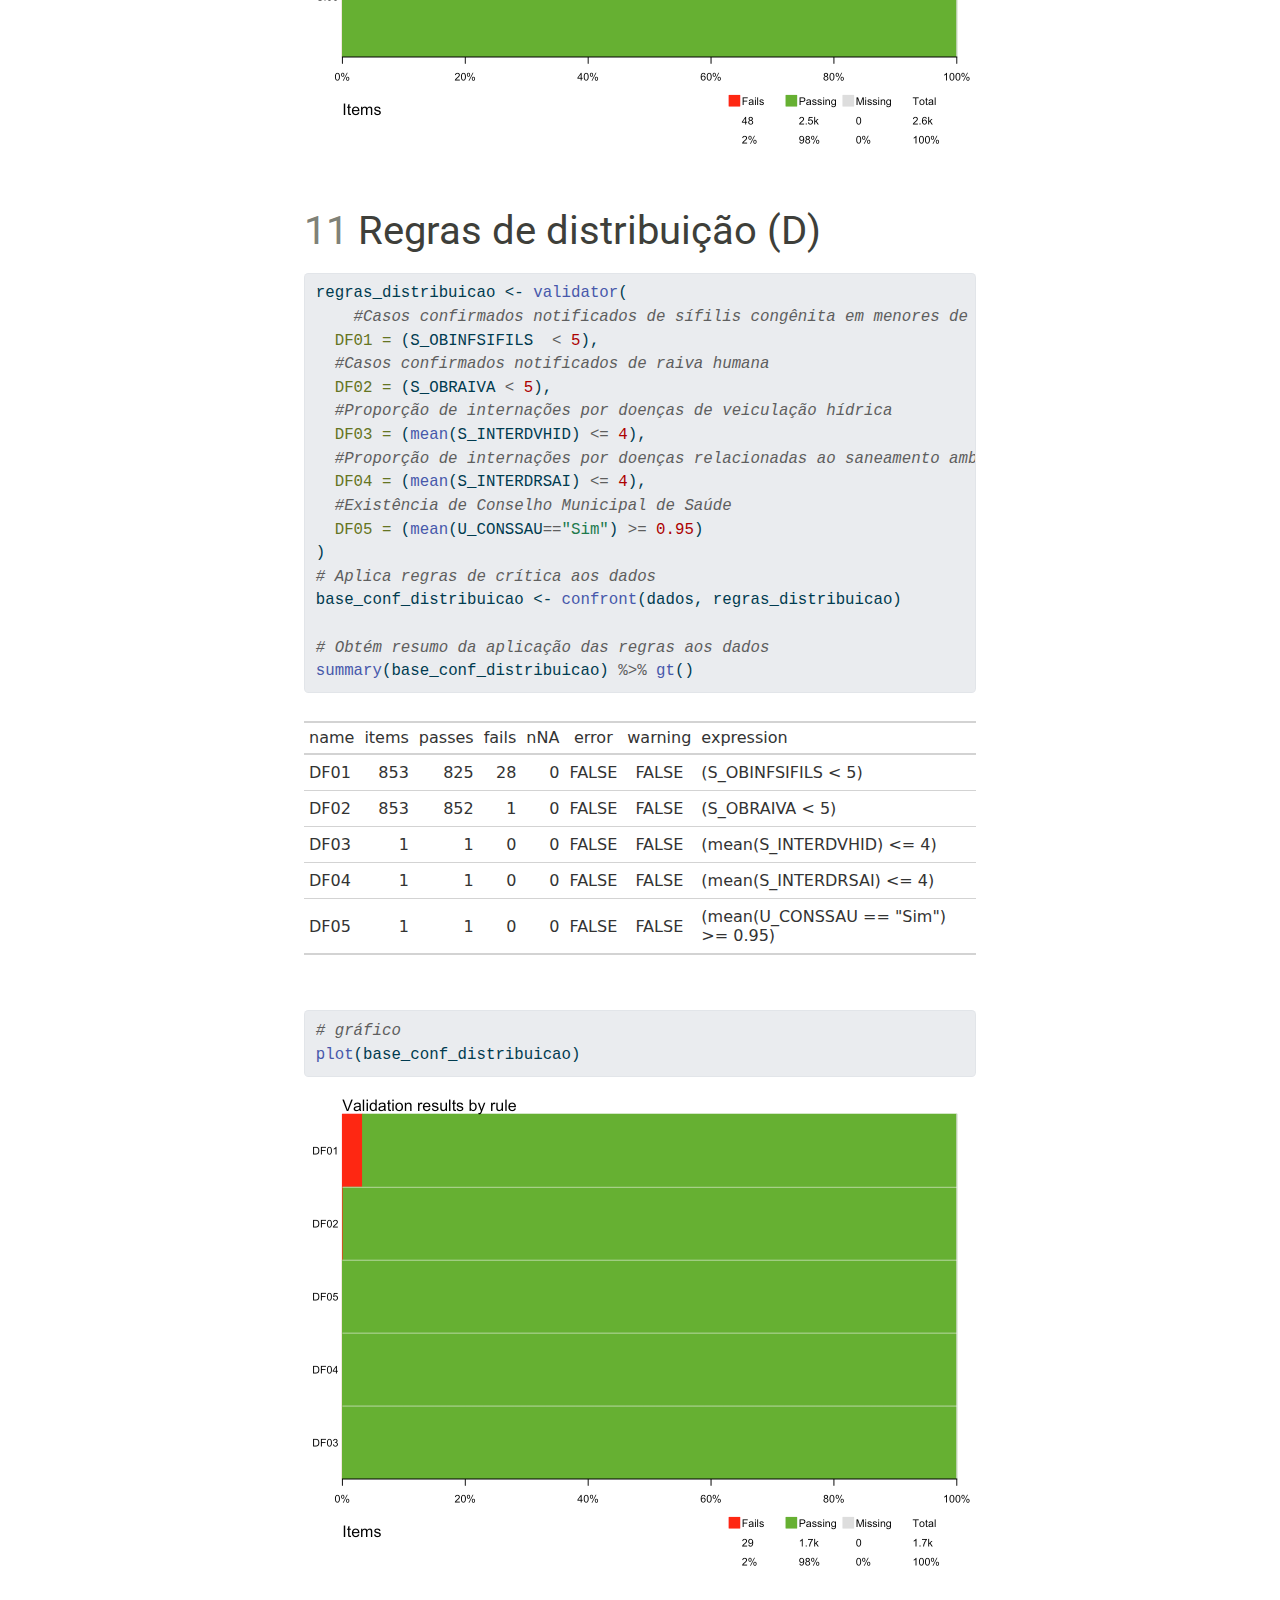
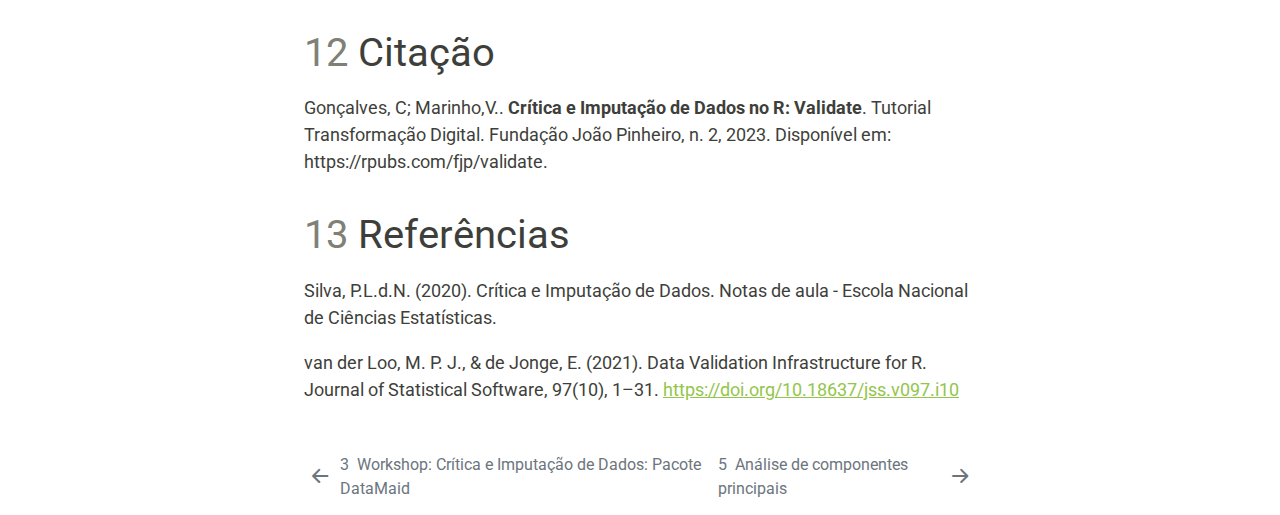
<file: _book/04-BO_03_Validate.html>
<!DOCTYPE html>
<html xmlns="http://www.w3.org/1999/xhtml" lang="pt" xml:lang="pt"><head>

<meta charset="utf-8">
<meta name="generator" content="quarto-1.2.475">

<meta name="viewport" content="width=device-width, initial-scale=1.0, user-scalable=yes">

<meta name="author" content="Caio Cesar">
<meta name="author" content="Vitor Marinho">

<title> Compartilhando o código em R - 4&nbsp; Workshop: Crítica e Imputação de Dados no R: Validate</title>
<style>
code{white-space: pre-wrap;}
span.smallcaps{font-variant: small-caps;}
div.columns{display: flex; gap: min(4vw, 1.5em);}
div.column{flex: auto; overflow-x: auto;}
div.hanging-indent{margin-left: 1.5em; text-indent: -1.5em;}
ul.task-list{list-style: none;}
ul.task-list li input[type="checkbox"] {
  width: 0.8em;
  margin: 0 0.8em 0.2em -1.6em;
  vertical-align: middle;
}
pre > code.sourceCode { white-space: pre; position: relative; }
pre > code.sourceCode > span { display: inline-block; line-height: 1.25; }
pre > code.sourceCode > span:empty { height: 1.2em; }
.sourceCode { overflow: visible; }
code.sourceCode > span { color: inherit; text-decoration: inherit; }
div.sourceCode { margin: 1em 0; }
pre.sourceCode { margin: 0; }
@media screen {
div.sourceCode { overflow: auto; }
}
@media print {
pre > code.sourceCode { white-space: pre-wrap; }
pre > code.sourceCode > span { text-indent: -5em; padding-left: 5em; }
}
pre.numberSource code
  { counter-reset: source-line 0; }
pre.numberSource code > span
  { position: relative; left: -4em; counter-increment: source-line; }
pre.numberSource code > span > a:first-child::before
  { content: counter(source-line);
    position: relative; left: -1em; text-align: right; vertical-align: baseline;
    border: none; display: inline-block;
    -webkit-touch-callout: none; -webkit-user-select: none;
    -khtml-user-select: none; -moz-user-select: none;
    -ms-user-select: none; user-select: none;
    padding: 0 4px; width: 4em;
    color: #aaaaaa;
  }
pre.numberSource { margin-left: 3em; border-left: 1px solid #aaaaaa;  padding-left: 4px; }
div.sourceCode
  {   }
@media screen {
pre > code.sourceCode > span > a:first-child::before { text-decoration: underline; }
}
code span.al { color: #ff0000; font-weight: bold; } /* Alert */
code span.an { color: #60a0b0; font-weight: bold; font-style: italic; } /* Annotation */
code span.at { color: #7d9029; } /* Attribute */
code span.bn { color: #40a070; } /* BaseN */
code span.bu { color: #008000; } /* BuiltIn */
code span.cf { color: #007020; font-weight: bold; } /* ControlFlow */
code span.ch { color: #4070a0; } /* Char */
code span.cn { color: #880000; } /* Constant */
code span.co { color: #60a0b0; font-style: italic; } /* Comment */
code span.cv { color: #60a0b0; font-weight: bold; font-style: italic; } /* CommentVar */
code span.do { color: #ba2121; font-style: italic; } /* Documentation */
code span.dt { color: #902000; } /* DataType */
code span.dv { color: #40a070; } /* DecVal */
code span.er { color: #ff0000; font-weight: bold; } /* Error */
code span.ex { } /* Extension */
code span.fl { color: #40a070; } /* Float */
code span.fu { color: #06287e; } /* Function */
code span.im { color: #008000; font-weight: bold; } /* Import */
code span.in { color: #60a0b0; font-weight: bold; font-style: italic; } /* Information */
code span.kw { color: #007020; font-weight: bold; } /* Keyword */
code span.op { color: #666666; } /* Operator */
code span.ot { color: #007020; } /* Other */
code span.pp { color: #bc7a00; } /* Preprocessor */
code span.sc { color: #4070a0; } /* SpecialChar */
code span.ss { color: #bb6688; } /* SpecialString */
code span.st { color: #4070a0; } /* String */
code span.va { color: #19177c; } /* Variable */
code span.vs { color: #4070a0; } /* VerbatimString */
code span.wa { color: #60a0b0; font-weight: bold; font-style: italic; } /* Warning */
</style>


<script src="site_libs/quarto-nav/quarto-nav.js"></script>
<script src="site_libs/quarto-nav/headroom.min.js"></script>
<script src="site_libs/clipboard/clipboard.min.js"></script>
<script src="site_libs/quarto-search/autocomplete.umd.js"></script>
<script src="site_libs/quarto-search/fuse.min.js"></script>
<script src="site_libs/quarto-search/quarto-search.js"></script>
<meta name="quarto:offset" content="./">
<link href="./05-BO_04_ACP.html" rel="next">
<link href="./03-BO_02_Datamaid.html" rel="prev">
<script src="site_libs/quarto-html/quarto.js"></script>
<script src="site_libs/quarto-html/popper.min.js"></script>
<script src="site_libs/quarto-html/tippy.umd.min.js"></script>
<script src="site_libs/quarto-html/anchor.min.js"></script>
<link href="site_libs/quarto-html/tippy.css" rel="stylesheet">
<link href="site_libs/quarto-html/quarto-syntax-highlighting.css" rel="stylesheet" id="quarto-text-highlighting-styles">
<script src="site_libs/bootstrap/bootstrap.min.js"></script>
<link href="site_libs/bootstrap/bootstrap-icons.css" rel="stylesheet">
<link href="site_libs/bootstrap/bootstrap.min.css" rel="stylesheet" id="quarto-bootstrap" data-mode="light">
<script id="quarto-search-options" type="application/json">{
  "location": "sidebar",
  "copy-button": false,
  "collapse-after": 3,
  "panel-placement": "start",
  "type": "textbox",
  "limit": 20,
  "language": {
    "search-no-results-text": "Nenhum resultado",
    "search-matching-documents-text": "documentos correspondentes",
    "search-copy-link-title": "Copiar link para a busca",
    "search-hide-matches-text": "Esconder correspondências adicionais",
    "search-more-match-text": "mais correspondência neste documento",
    "search-more-matches-text": "mais correspondências neste documento",
    "search-clear-button-title": "Limpar",
    "search-detached-cancel-button-title": "Cancelar",
    "search-submit-button-title": "Enviar"
  }
}</script>


</head>

<body class="nav-sidebar floating">

<div id="quarto-search-results"></div>
  <header id="quarto-header" class="headroom fixed-top">
  <nav class="quarto-secondary-nav" data-bs-toggle="collapse" data-bs-target="#quarto-sidebar" aria-controls="quarto-sidebar" aria-expanded="false" aria-label="Toggle sidebar navigation" onclick="if (window.quartoToggleHeadroom) { window.quartoToggleHeadroom(); }">
    <div class="container-fluid d-flex justify-content-between">
      <h1 class="quarto-secondary-nav-title"><span class="chapter-number">4</span>&nbsp; <span class="chapter-title">Workshop: Crítica e Imputação de Dados no R: Validate</span></h1>
      <button type="button" class="quarto-btn-toggle btn" aria-label="Show secondary navigation">
        <i class="bi bi-chevron-right"></i>
      </button>
    </div>
  </nav>
</header>
<!-- content -->
<div id="quarto-content" class="quarto-container page-columns page-rows-contents page-layout-article">
<!-- sidebar -->
  <nav id="quarto-sidebar" class="sidebar collapse sidebar-navigation floating overflow-auto">
    <div class="pt-lg-2 mt-2 text-left sidebar-header">
    <div class="sidebar-title mb-0 py-0">
      <a href="./"><img src="img/logo_td.png" alt="Logo" style="vertical-align: middle; width:150px"> Compartilhando o código em R</a> 
    </div>
      </div>
      <div class="mt-2 flex-shrink-0 align-items-center">
        <div class="sidebar-search">
        <div id="quarto-search" class="" title="Search"></div>
        </div>
      </div>
    <div class="sidebar-menu-container"> 
    <ul class="list-unstyled mt-1">
        <li class="sidebar-item">
  <div class="sidebar-item-container"> 
  <a href="./index.html" class="sidebar-item-text sidebar-link">Preface</a>
  </div>
</li>
        <li class="sidebar-item">
  <div class="sidebar-item-container"> 
  <a href="./01-intro.html" class="sidebar-item-text sidebar-link"><span class="chapter-number">1</span>&nbsp; <span class="chapter-title">Introdução</span></a>
  </div>
</li>
        <li class="sidebar-item">
  <div class="sidebar-item-container"> 
  <a href="./02-BO_01_Gini.html" class="sidebar-item-text sidebar-link"><span class="chapter-number">2</span>&nbsp; <span class="chapter-title">Índice de Gini</span></a>
  </div>
</li>
        <li class="sidebar-item">
  <div class="sidebar-item-container"> 
  <a href="./03-BO_02_Datamaid.html" class="sidebar-item-text sidebar-link"><span class="chapter-number">3</span>&nbsp; <span class="chapter-title">Workshop: Crítica e Imputação de Dados: Pacote DataMaid</span></a>
  </div>
</li>
        <li class="sidebar-item">
  <div class="sidebar-item-container"> 
  <a href="./04-BO_03_Validate.html" class="sidebar-item-text sidebar-link active"><span class="chapter-number">4</span>&nbsp; <span class="chapter-title">Workshop: Crítica e Imputação de Dados no R: Validate</span></a>
  </div>
</li>
        <li class="sidebar-item">
  <div class="sidebar-item-container"> 
  <a href="./05-BO_04_ACP.html" class="sidebar-item-text sidebar-link"><span class="chapter-number">5</span>&nbsp; <span class="chapter-title">Análise de componentes principais</span></a>
  </div>
</li>
        <li class="sidebar-item">
  <div class="sidebar-item-container"> 
  <a href="./references.html" class="sidebar-item-text sidebar-link">References</a>
  </div>
</li>
    </ul>
    </div>
</nav>
<!-- margin-sidebar -->
    <div id="quarto-margin-sidebar" class="sidebar margin-sidebar">
        <nav id="TOC" role="doc-toc" class="toc-active">
    <h2 id="toc-title">Índice</h2>
   
  <ul>
  <li><a href="#escrevendo-e-aplicando-regras-de-críticas-usando-validate" id="toc-escrevendo-e-aplicando-regras-de-críticas-usando-validate" class="nav-link active" data-scroll-target="#escrevendo-e-aplicando-regras-de-críticas-usando-validate"><span class="toc-section-number">5</span>  Escrevendo e aplicando regras de críticas usando <code>validate</code></a></li>
  <li><a href="#padronização-nas-regras-de-crítica" id="toc-padronização-nas-regras-de-crítica" class="nav-link" data-scroll-target="#padronização-nas-regras-de-crítica"><span class="toc-section-number">6</span>  Padronização nas regras de crítica</a></li>
  <li><a href="#leitura-dos-dados" id="toc-leitura-dos-dados" class="nav-link" data-scroll-target="#leitura-dos-dados"><span class="toc-section-number">7</span>  Leitura dos dados</a></li>
  <li><a href="#regras-de-tipo-t" id="toc-regras-de-tipo-t" class="nav-link" data-scroll-target="#regras-de-tipo-t"><span class="toc-section-number">8</span>  Regras de tipo (T)</a></li>
  <li><a href="#regras-de-validade-v" id="toc-regras-de-validade-v" class="nav-link" data-scroll-target="#regras-de-validade-v"><span class="toc-section-number">9</span>  Regras de validade (V)</a></li>
  <li><a href="#regras-de-consistência-c" id="toc-regras-de-consistência-c" class="nav-link" data-scroll-target="#regras-de-consistência-c"><span class="toc-section-number">10</span>  Regras de consistência (C)</a></li>
  <li><a href="#regras-de-distribuição-d" id="toc-regras-de-distribuição-d" class="nav-link" data-scroll-target="#regras-de-distribuição-d"><span class="toc-section-number">11</span>  Regras de distribuição (D)</a></li>
  <li><a href="#citação" id="toc-citação" class="nav-link" data-scroll-target="#citação"><span class="toc-section-number">12</span>  Citação</a></li>
  <li><a href="#referências" id="toc-referências" class="nav-link" data-scroll-target="#referências"><span class="toc-section-number">13</span>  Referências</a></li>
  </ul>
</nav>
    </div>
<!-- main -->
<main class="content" id="quarto-document-content">

<header id="title-block-header" class="quarto-title-block default">
<div class="quarto-title">
<h1 class="title d-none d-lg-block"><span class="chapter-number">4</span>&nbsp; <span class="chapter-title">Workshop: Crítica e Imputação de Dados no R: Validate</span></h1>
<p class="subtitle lead">Tutorial Transformação Digital nº 3</p>
</div>


<div class="quarto-title-meta-author">
  <div class="quarto-title-meta-heading">Autores</div>
  <div class="quarto-title-meta-heading">Afiliações</div>
  
    <div class="quarto-title-meta-contents">
    <a href="https://github.com/ccsgonc">Caio Cesar</a> 
  </div>
    <div class="quarto-title-meta-contents">
        <p class="affiliation">
            Fundação João Pinheiro
          </p>
      </div>
      <div class="quarto-title-meta-contents">
    <a href="https://github.com/vitor-marinho-fjp">Vitor Marinho</a> 
  </div>
    <div class="quarto-title-meta-contents">
        <p class="affiliation">
            Fundação João Pinheiro/Cedeplar
          </p>
      </div>
    </div>

<div class="quarto-title-meta">

      
  
    
  </div>
  
<div>
  <div class="abstract">
    <div class="abstract-title">Resumo</div>
    <p>Neste tutorial, exploramos o poderoso pacote validate do R, que é uma ferramenta essencial para validar dados e garantir a qualidade dos resultados em projetos. O pacote validate oferece uma variedade de funções que nos permitem verificar a validade dos dados criando regras de crítica.</p>
  </div>
</div>

</header>

<p><strong>Contato: <a href="mailto:transformacao.digital@fjp.mg.gov.br">transformacao.digital@fjp.mg.gov.br</a></strong></p>
<section id="escrevendo-e-aplicando-regras-de-críticas-usando-validate" class="level1" data-number="5">
<h1 data-number="5"><span class="header-section-number">5</span> Escrevendo e aplicando regras de críticas usando <code>validate</code></h1>
<p>O pacote validate do R é uma ferramenta poderosa que pode ser usada para validar dados e garantir a qualidade dos resultados de um projeto. Ele oferece uma variedade de funções que podem ser usadas para verificar a validade de dados, incluindo:</p>
<ul>
<li><p><strong>Validação de tipos de dados:</strong> O pacote validate pode ser usado para verificar se os dados estão no formato correto. Por exemplo, você pode usar a função <code>is.numeric()</code> para verificar se uma variável é um número.</p></li>
<li><p><strong>Validação de valores:</strong> O pacote validate pode ser usado para verificar se os valores estão dentro de um intervalo aceitável. Por exemplo, você pode usar a função <code>between()</code> para verificar se um valor está entre dois valores especificados.</p></li>
<li><p><strong>Validação de regras:</strong> O pacote validate pode ser usado para verificar se os dados atendem a regras específicas. Por exemplo, você pode usar a função <code>validate()</code> para verificar se um valor é maior que outro valor.</p></li>
</ul>
<p>Confrontar os dados com as regras e armazenar os resultados</p>
<div class="quarto-figure quarto-figure-center">
<figure class="figure">
<p><img src="img/regras.png" class="img-fluid figure-img" alt="Van der Loo; de Jonge (2019)."></p>
<p></p><figcaption class="figure-caption">Van der Loo; de Jonge (2019).</figcaption><p></p>
</figure>
</div>
<p>Regras de crítica são expressões que são avaliadas ao ser confrontadas com dados, e resultam em um objeto do tipo ‘logical’ (TRUE ou FALSE)</p>
<p>Verificações de tipo da variável: is.numeric, is.character,. . .</p>
<p>Comparações: &lt;, &lt;=, ==, identical, !=, %in%, &gt;=, &gt;</p>
<p>Operadores lógicos: |, &amp;, if, !, all, any</p>
</section>
<section id="padronização-nas-regras-de-crítica" class="level1" data-number="6">
<h1 data-number="6"><span class="header-section-number">6</span> Padronização nas regras de crítica</h1>
<p>A padronização dos nomes permite que seja possível a identificação da classificação da regra e a presença do atributo de flexibilidade. Define-se a seguinte proposta de nomenclatura para as regras de crítica, conforme Silva (2020):</p>
<p><em>1 carácter indicando finalidade + 1 carácter indicando flexibilidade + Sequência numérica</em></p>
<p><strong>Classificação por finalidade</strong></p>
<ul>
<li><p>Tipo (T): refere-se a classe da variável, são realizadas verificações no sentido de identificar se os dados são numéricos, caracteres, lógicos, entre outros.</p></li>
<li><p>Validade ou Intervalo (V): refere-se aos intervalos estabelecidos matematicamente para um dado ou indicador. Verificações de valores positivos, intervalos entre 0 e 1, são exemplos de verificação de validades.</p></li>
<li><p>Fluxo (F): quando se estabelece que uma variável só existirá dado que outra existe, pode-se estabelecer uma regra de fluxo. Pode ser usada para os casos de questionários com as verificações dos “pulos”.</p></li>
<li><p>Consistência (C): refere-se aos casos em que se verificam as relações matemáticas com outras variáveis, por exemplo, parcelas de um total não podem ser maiores do que o próprio total.</p></li>
<li><p>Distribuição (D): regras de distribuição estabelecem parâmetros esperados para as estatísticas descritivas da variável como média, moda, mediana, máximo, mínimo e as medidas de dispersão.</p></li>
</ul>
<p><strong>Classificação por flexibilidade</strong></p>
<ul>
<li><p>Flexível (F): construída com parâmetros esperados, mas caso algum caso falhe a regra, precisa ser investigado o motivo, entendendo se a regra deveria ser outra ou se é o caso de se tratar de um valor atípico que futuramente merecerá uma imputação, ou ainda, simplesmente é um valor atípico explicado por alguma situação.</p></li>
<li><p>Inflexível (I): necessariamente precisa ser seguida, uma regra inflexível é rígida e não existe exceção a sua condição estipulada.</p></li>
</ul>
<p><strong>Exemplos</strong></p>
<p>TI01: regra de tipo e inflexível</p>
<p>VI08: regra de validade e inflexível</p>
<p>CF02: regra de consistência e flexível</p>
<p>Por definição, regras da classe tipo, validade e fluxo são inflexíveis. As regras da classe consistência podem ser flexíveis e inflexíveis e, por fim, a regra do tipo distribuição é sempre flexível.</p>
</section>
<section id="leitura-dos-dados" class="level1" data-number="7">
<h1 data-number="7"><span class="header-section-number">7</span> Leitura dos dados</h1>
<p>Disponível em: <a href="https://github.com/vitor-marinho-fjp/fjp_boletim/blob/master/dados/dados_validate.xlsx" class="uri">base_dados</a></p>
<div class="cell">
<div class="sourceCode cell-code" id="cb1"><pre class="sourceCode r code-with-copy"><code class="sourceCode r"><span id="cb1-1"><a href="#cb1-1" aria-hidden="true" tabindex="-1"></a><span class="do">### Instalação e Carregamento do Pacote</span></span>
<span id="cb1-2"><a href="#cb1-2" aria-hidden="true" tabindex="-1"></a></span>
<span id="cb1-3"><a href="#cb1-3" aria-hidden="true" tabindex="-1"></a><span class="co"># Lista de pacotes necessários</span></span>
<span id="cb1-4"><a href="#cb1-4" aria-hidden="true" tabindex="-1"></a>pacotes <span class="ot">&lt;-</span> <span class="fu">c</span>(<span class="st">'validate'</span>, <span class="st">'tidyverse'</span>, <span class="st">'gt'</span>,<span class="st">'readxl'</span>)</span>
<span id="cb1-5"><a href="#cb1-5" aria-hidden="true" tabindex="-1"></a></span>
<span id="cb1-6"><a href="#cb1-6" aria-hidden="true" tabindex="-1"></a><span class="co"># Verifica se os pacotes estão instalados e instala se necessário</span></span>
<span id="cb1-7"><a href="#cb1-7" aria-hidden="true" tabindex="-1"></a><span class="fu">install.packages</span>(<span class="fu">setdiff</span>(<span class="at">x =</span> pacotes,</span>
<span id="cb1-8"><a href="#cb1-8" aria-hidden="true" tabindex="-1"></a>                         <span class="at">y =</span> <span class="fu">rownames</span>(<span class="fu">installed.packages</span>())))</span>
<span id="cb1-9"><a href="#cb1-9" aria-hidden="true" tabindex="-1"></a></span>
<span id="cb1-10"><a href="#cb1-10" aria-hidden="true" tabindex="-1"></a><span class="co"># Carrega os pacotes</span></span>
<span id="cb1-11"><a href="#cb1-11" aria-hidden="true" tabindex="-1"></a><span class="fu">lapply</span>(<span class="at">X =</span> pacotes,</span>
<span id="cb1-12"><a href="#cb1-12" aria-hidden="true" tabindex="-1"></a>       <span class="at">FUN =</span> library,</span>
<span id="cb1-13"><a href="#cb1-13" aria-hidden="true" tabindex="-1"></a>       <span class="at">character.only =</span> <span class="cn">TRUE</span>)</span></code><button title="Copiar para a área de transferência" class="code-copy-button"><i class="bi"></i></button></pre></div>
</div>
<div class="cell">
<div class="sourceCode cell-code" id="cb2"><pre class="sourceCode r code-with-copy"><code class="sourceCode r"><span id="cb2-1"><a href="#cb2-1" aria-hidden="true" tabindex="-1"></a><span class="co"># Carregando dados</span></span>
<span id="cb2-2"><a href="#cb2-2" aria-hidden="true" tabindex="-1"></a></span>
<span id="cb2-3"><a href="#cb2-3" aria-hidden="true" tabindex="-1"></a>dados <span class="ot">&lt;-</span> <span class="fu">read_excel</span>(<span class="st">"dados/dados_validate.xlsx"</span>)</span>
<span id="cb2-4"><a href="#cb2-4" aria-hidden="true" tabindex="-1"></a></span>
<span id="cb2-5"><a href="#cb2-5" aria-hidden="true" tabindex="-1"></a></span>
<span id="cb2-6"><a href="#cb2-6" aria-hidden="true" tabindex="-1"></a>dados <span class="sc">%&gt;%</span></span>
<span id="cb2-7"><a href="#cb2-7" aria-hidden="true" tabindex="-1"></a>  <span class="fu">head</span>(<span class="dv">5</span>) <span class="sc">%&gt;%</span></span>
<span id="cb2-8"><a href="#cb2-8" aria-hidden="true" tabindex="-1"></a>  <span class="fu">gt</span>()</span></code><button title="Copiar para a área de transferência" class="code-copy-button"><i class="bi"></i></button></pre></div>
<div class="cell-output-display">

<div id="vtgdxjlsfo" style="padding-left:0px;padding-right:0px;padding-top:10px;padding-bottom:10px;overflow-x:auto;overflow-y:auto;width:auto;height:auto;">
<style>#vtgdxjlsfo table {
  font-family: system-ui, 'Segoe UI', Roboto, Helvetica, Arial, sans-serif, 'Apple Color Emoji', 'Segoe UI Emoji', 'Segoe UI Symbol', 'Noto Color Emoji';
  -webkit-font-smoothing: antialiased;
  -moz-osx-font-smoothing: grayscale;
}

#vtgdxjlsfo thead, #vtgdxjlsfo tbody, #vtgdxjlsfo tfoot, #vtgdxjlsfo tr, #vtgdxjlsfo td, #vtgdxjlsfo th {
  border-style: none;
}

#vtgdxjlsfo p {
  margin: 0;
  padding: 0;
}

#vtgdxjlsfo .gt_table {
  display: table;
  border-collapse: collapse;
  line-height: normal;
  margin-left: auto;
  margin-right: auto;
  color: #333333;
  font-size: 16px;
  font-weight: normal;
  font-style: normal;
  background-color: #FFFFFF;
  width: auto;
  border-top-style: solid;
  border-top-width: 2px;
  border-top-color: #A8A8A8;
  border-right-style: none;
  border-right-width: 2px;
  border-right-color: #D3D3D3;
  border-bottom-style: solid;
  border-bottom-width: 2px;
  border-bottom-color: #A8A8A8;
  border-left-style: none;
  border-left-width: 2px;
  border-left-color: #D3D3D3;
}

#vtgdxjlsfo .gt_caption {
  padding-top: 4px;
  padding-bottom: 4px;
}

#vtgdxjlsfo .gt_title {
  color: #333333;
  font-size: 125%;
  font-weight: initial;
  padding-top: 4px;
  padding-bottom: 4px;
  padding-left: 5px;
  padding-right: 5px;
  border-bottom-color: #FFFFFF;
  border-bottom-width: 0;
}

#vtgdxjlsfo .gt_subtitle {
  color: #333333;
  font-size: 85%;
  font-weight: initial;
  padding-top: 3px;
  padding-bottom: 5px;
  padding-left: 5px;
  padding-right: 5px;
  border-top-color: #FFFFFF;
  border-top-width: 0;
}

#vtgdxjlsfo .gt_heading {
  background-color: #FFFFFF;
  text-align: center;
  border-bottom-color: #FFFFFF;
  border-left-style: none;
  border-left-width: 1px;
  border-left-color: #D3D3D3;
  border-right-style: none;
  border-right-width: 1px;
  border-right-color: #D3D3D3;
}

#vtgdxjlsfo .gt_bottom_border {
  border-bottom-style: solid;
  border-bottom-width: 2px;
  border-bottom-color: #D3D3D3;
}

#vtgdxjlsfo .gt_col_headings {
  border-top-style: solid;
  border-top-width: 2px;
  border-top-color: #D3D3D3;
  border-bottom-style: solid;
  border-bottom-width: 2px;
  border-bottom-color: #D3D3D3;
  border-left-style: none;
  border-left-width: 1px;
  border-left-color: #D3D3D3;
  border-right-style: none;
  border-right-width: 1px;
  border-right-color: #D3D3D3;
}

#vtgdxjlsfo .gt_col_heading {
  color: #333333;
  background-color: #FFFFFF;
  font-size: 100%;
  font-weight: normal;
  text-transform: inherit;
  border-left-style: none;
  border-left-width: 1px;
  border-left-color: #D3D3D3;
  border-right-style: none;
  border-right-width: 1px;
  border-right-color: #D3D3D3;
  vertical-align: bottom;
  padding-top: 5px;
  padding-bottom: 6px;
  padding-left: 5px;
  padding-right: 5px;
  overflow-x: hidden;
}

#vtgdxjlsfo .gt_column_spanner_outer {
  color: #333333;
  background-color: #FFFFFF;
  font-size: 100%;
  font-weight: normal;
  text-transform: inherit;
  padding-top: 0;
  padding-bottom: 0;
  padding-left: 4px;
  padding-right: 4px;
}

#vtgdxjlsfo .gt_column_spanner_outer:first-child {
  padding-left: 0;
}

#vtgdxjlsfo .gt_column_spanner_outer:last-child {
  padding-right: 0;
}

#vtgdxjlsfo .gt_column_spanner {
  border-bottom-style: solid;
  border-bottom-width: 2px;
  border-bottom-color: #D3D3D3;
  vertical-align: bottom;
  padding-top: 5px;
  padding-bottom: 5px;
  overflow-x: hidden;
  display: inline-block;
  width: 100%;
}

#vtgdxjlsfo .gt_spanner_row {
  border-bottom-style: hidden;
}

#vtgdxjlsfo .gt_group_heading {
  padding-top: 8px;
  padding-bottom: 8px;
  padding-left: 5px;
  padding-right: 5px;
  color: #333333;
  background-color: #FFFFFF;
  font-size: 100%;
  font-weight: initial;
  text-transform: inherit;
  border-top-style: solid;
  border-top-width: 2px;
  border-top-color: #D3D3D3;
  border-bottom-style: solid;
  border-bottom-width: 2px;
  border-bottom-color: #D3D3D3;
  border-left-style: none;
  border-left-width: 1px;
  border-left-color: #D3D3D3;
  border-right-style: none;
  border-right-width: 1px;
  border-right-color: #D3D3D3;
  vertical-align: middle;
  text-align: left;
}

#vtgdxjlsfo .gt_empty_group_heading {
  padding: 0.5px;
  color: #333333;
  background-color: #FFFFFF;
  font-size: 100%;
  font-weight: initial;
  border-top-style: solid;
  border-top-width: 2px;
  border-top-color: #D3D3D3;
  border-bottom-style: solid;
  border-bottom-width: 2px;
  border-bottom-color: #D3D3D3;
  vertical-align: middle;
}

#vtgdxjlsfo .gt_from_md > :first-child {
  margin-top: 0;
}

#vtgdxjlsfo .gt_from_md > :last-child {
  margin-bottom: 0;
}

#vtgdxjlsfo .gt_row {
  padding-top: 8px;
  padding-bottom: 8px;
  padding-left: 5px;
  padding-right: 5px;
  margin: 10px;
  border-top-style: solid;
  border-top-width: 1px;
  border-top-color: #D3D3D3;
  border-left-style: none;
  border-left-width: 1px;
  border-left-color: #D3D3D3;
  border-right-style: none;
  border-right-width: 1px;
  border-right-color: #D3D3D3;
  vertical-align: middle;
  overflow-x: hidden;
}

#vtgdxjlsfo .gt_stub {
  color: #333333;
  background-color: #FFFFFF;
  font-size: 100%;
  font-weight: initial;
  text-transform: inherit;
  border-right-style: solid;
  border-right-width: 2px;
  border-right-color: #D3D3D3;
  padding-left: 5px;
  padding-right: 5px;
}

#vtgdxjlsfo .gt_stub_row_group {
  color: #333333;
  background-color: #FFFFFF;
  font-size: 100%;
  font-weight: initial;
  text-transform: inherit;
  border-right-style: solid;
  border-right-width: 2px;
  border-right-color: #D3D3D3;
  padding-left: 5px;
  padding-right: 5px;
  vertical-align: top;
}

#vtgdxjlsfo .gt_row_group_first td {
  border-top-width: 2px;
}

#vtgdxjlsfo .gt_row_group_first th {
  border-top-width: 2px;
}

#vtgdxjlsfo .gt_summary_row {
  color: #333333;
  background-color: #FFFFFF;
  text-transform: inherit;
  padding-top: 8px;
  padding-bottom: 8px;
  padding-left: 5px;
  padding-right: 5px;
}

#vtgdxjlsfo .gt_first_summary_row {
  border-top-style: solid;
  border-top-color: #D3D3D3;
}

#vtgdxjlsfo .gt_first_summary_row.thick {
  border-top-width: 2px;
}

#vtgdxjlsfo .gt_last_summary_row {
  padding-top: 8px;
  padding-bottom: 8px;
  padding-left: 5px;
  padding-right: 5px;
  border-bottom-style: solid;
  border-bottom-width: 2px;
  border-bottom-color: #D3D3D3;
}

#vtgdxjlsfo .gt_grand_summary_row {
  color: #333333;
  background-color: #FFFFFF;
  text-transform: inherit;
  padding-top: 8px;
  padding-bottom: 8px;
  padding-left: 5px;
  padding-right: 5px;
}

#vtgdxjlsfo .gt_first_grand_summary_row {
  padding-top: 8px;
  padding-bottom: 8px;
  padding-left: 5px;
  padding-right: 5px;
  border-top-style: double;
  border-top-width: 6px;
  border-top-color: #D3D3D3;
}

#vtgdxjlsfo .gt_last_grand_summary_row_top {
  padding-top: 8px;
  padding-bottom: 8px;
  padding-left: 5px;
  padding-right: 5px;
  border-bottom-style: double;
  border-bottom-width: 6px;
  border-bottom-color: #D3D3D3;
}

#vtgdxjlsfo .gt_striped {
  background-color: rgba(128, 128, 128, 0.05);
}

#vtgdxjlsfo .gt_table_body {
  border-top-style: solid;
  border-top-width: 2px;
  border-top-color: #D3D3D3;
  border-bottom-style: solid;
  border-bottom-width: 2px;
  border-bottom-color: #D3D3D3;
}

#vtgdxjlsfo .gt_footnotes {
  color: #333333;
  background-color: #FFFFFF;
  border-bottom-style: none;
  border-bottom-width: 2px;
  border-bottom-color: #D3D3D3;
  border-left-style: none;
  border-left-width: 2px;
  border-left-color: #D3D3D3;
  border-right-style: none;
  border-right-width: 2px;
  border-right-color: #D3D3D3;
}

#vtgdxjlsfo .gt_footnote {
  margin: 0px;
  font-size: 90%;
  padding-top: 4px;
  padding-bottom: 4px;
  padding-left: 5px;
  padding-right: 5px;
}

#vtgdxjlsfo .gt_sourcenotes {
  color: #333333;
  background-color: #FFFFFF;
  border-bottom-style: none;
  border-bottom-width: 2px;
  border-bottom-color: #D3D3D3;
  border-left-style: none;
  border-left-width: 2px;
  border-left-color: #D3D3D3;
  border-right-style: none;
  border-right-width: 2px;
  border-right-color: #D3D3D3;
}

#vtgdxjlsfo .gt_sourcenote {
  font-size: 90%;
  padding-top: 4px;
  padding-bottom: 4px;
  padding-left: 5px;
  padding-right: 5px;
}

#vtgdxjlsfo .gt_left {
  text-align: left;
}

#vtgdxjlsfo .gt_center {
  text-align: center;
}

#vtgdxjlsfo .gt_right {
  text-align: right;
  font-variant-numeric: tabular-nums;
}

#vtgdxjlsfo .gt_font_normal {
  font-weight: normal;
}

#vtgdxjlsfo .gt_font_bold {
  font-weight: bold;
}

#vtgdxjlsfo .gt_font_italic {
  font-style: italic;
}

#vtgdxjlsfo .gt_super {
  font-size: 65%;
}

#vtgdxjlsfo .gt_footnote_marks {
  font-size: 75%;
  vertical-align: 0.4em;
  position: initial;
}

#vtgdxjlsfo .gt_asterisk {
  font-size: 100%;
  vertical-align: 0;
}

#vtgdxjlsfo .gt_indent_1 {
  text-indent: 5px;
}

#vtgdxjlsfo .gt_indent_2 {
  text-indent: 10px;
}

#vtgdxjlsfo .gt_indent_3 {
  text-indent: 15px;
}

#vtgdxjlsfo .gt_indent_4 {
  text-indent: 20px;
}

#vtgdxjlsfo .gt_indent_5 {
  text-indent: 25px;
}
</style>
<table class="gt_table" data-quarto-disable-processing="false" data-quarto-bootstrap="false">
  <thead>
    
    <tr class="gt_col_headings">
      <th class="gt_col_heading gt_columns_bottom_border gt_right" rowspan="1" colspan="1" scope="col" id="IBGE7">IBGE7</th>
      <th class="gt_col_heading gt_columns_bottom_border gt_right" rowspan="1" colspan="1" scope="col" id="S_TXBRUTAMORT">S_TXBRUTAMORT</th>
      <th class="gt_col_heading gt_columns_bottom_border gt_right" rowspan="1" colspan="1" scope="col" id="S_TXBRUTAMORT_t_1">S_TXBRUTAMORT_t_1</th>
      <th class="gt_col_heading gt_columns_bottom_border gt_right" rowspan="1" colspan="1" scope="col" id="S_TXBRUTAMORTPAD">S_TXBRUTAMORTPAD</th>
      <th class="gt_col_heading gt_columns_bottom_border gt_right" rowspan="1" colspan="1" scope="col" id="S_TXMOISQCOR45A59">S_TXMOISQCOR45A59</th>
      <th class="gt_col_heading gt_columns_bottom_border gt_right" rowspan="1" colspan="1" scope="col" id="S_TXMOAVC45A59">S_TXMOAVC45A59</th>
      <th class="gt_col_heading gt_columns_bottom_border gt_right" rowspan="1" colspan="1" scope="col" id="S_TXMOATRA15A29">S_TXMOATRA15A29</th>
      <th class="gt_col_heading gt_columns_bottom_border gt_right" rowspan="1" colspan="1" scope="col" id="S_TXMOHOMI">S_TXMOHOMI</th>
      <th class="gt_col_heading gt_columns_bottom_border gt_right" rowspan="1" colspan="1" scope="col" id="S_TXMOHOMI15A29">S_TXMOHOMI15A29</th>
      <th class="gt_col_heading gt_columns_bottom_border gt_right" rowspan="1" colspan="1" scope="col" id="S_TXMOCANCOLUT">S_TXMOCANCOLUT</th>
      <th class="gt_col_heading gt_columns_bottom_border gt_right" rowspan="1" colspan="1" scope="col" id="S_TXMOCANMA">S_TXMOCANMA</th>
      <th class="gt_col_heading gt_columns_bottom_border gt_right" rowspan="1" colspan="1" scope="col" id="S_TXMOCANPUL">S_TXMOCANPUL</th>
      <th class="gt_col_heading gt_columns_bottom_border gt_right" rowspan="1" colspan="1" scope="col" id="S_OBITO60">S_OBITO60</th>
      <th class="gt_col_heading gt_columns_bottom_border gt_right" rowspan="1" colspan="1" scope="col" id="S_NASCBAIXOPESO">S_NASCBAIXOPESO</th>
      <th class="gt_col_heading gt_columns_bottom_border gt_right" rowspan="1" colspan="1" scope="col" id="S_OBINFSIFILS">S_OBINFSIFILS</th>
      <th class="gt_col_heading gt_columns_bottom_border gt_right" rowspan="1" colspan="1" scope="col" id="S_OBTETANONEO">S_OBTETANONEO</th>
      <th class="gt_col_heading gt_columns_bottom_border gt_right" rowspan="1" colspan="1" scope="col" id="S_OBRAIVA">S_OBRAIVA</th>
      <th class="gt_col_heading gt_columns_bottom_border gt_right" rowspan="1" colspan="1" scope="col" id="S_INTERDVHID">S_INTERDVHID</th>
      <th class="gt_col_heading gt_columns_bottom_border gt_right" rowspan="1" colspan="1" scope="col" id="S_INTERDRSAI">S_INTERDRSAI</th>
      <th class="gt_col_heading gt_columns_bottom_border gt_right" rowspan="1" colspan="1" scope="col" id="S_COBPSF">S_COBPSF</th>
      <th class="gt_col_heading gt_columns_bottom_border gt_right" rowspan="1" colspan="1" scope="col" id="S_NASC7CONSUL">S_NASC7CONSUL</th>
      <th class="gt_col_heading gt_columns_bottom_border gt_right" rowspan="1" colspan="1" scope="col" id="D_POPP0">D_POPP0</th>
      <th class="gt_col_heading gt_columns_bottom_border gt_right" rowspan="1" colspan="1" scope="col" id="D_POPT">D_POPT</th>
      <th class="gt_col_heading gt_columns_bottom_border gt_left" rowspan="1" colspan="1" scope="col" id="U_CONSSAU">U_CONSSAU</th>
    </tr>
  </thead>
  <tbody class="gt_table_body">
    <tr><td headers="IBGE7" class="gt_row gt_right">3100104</td>
<td headers="S_TXBRUTAMORT" class="gt_row gt_right">6.631924</td>
<td headers="S_TXBRUTAMORT_t_1" class="gt_row gt_right">7.494074</td>
<td headers="S_TXBRUTAMORTPAD" class="gt_row gt_right">5.266178</td>
<td headers="S_TXMOISQCOR45A59" class="gt_row gt_right">68.01919</td>
<td headers="S_TXMOAVC45A59" class="gt_row gt_right">34.13898</td>
<td headers="S_TXMOATRA15A29" class="gt_row gt_right">17.26465</td>
<td headers="S_TXMOHOMI" class="gt_row gt_right">16.37508</td>
<td headers="S_TXMOHOMI15A29" class="gt_row gt_right">18.92622</td>
<td headers="S_TXMOCANCOLUT" class="gt_row gt_right">2.743636</td>
<td headers="S_TXMOCANMA" class="gt_row gt_right">4.047273</td>
<td headers="S_TXMOCANPUL" class="gt_row gt_right">12.734716</td>
<td headers="S_OBITO60" class="gt_row gt_right">70.84277</td>
<td headers="S_NASCBAIXOPESO" class="gt_row gt_right">7.966403</td>
<td headers="S_OBINFSIFILS" class="gt_row gt_right">0.04761905</td>
<td headers="S_OBTETANONEO" class="gt_row gt_right">0</td>
<td headers="S_OBRAIVA" class="gt_row gt_right">0</td>
<td headers="S_INTERDVHID" class="gt_row gt_right">1.4818316</td>
<td headers="S_INTERDRSAI" class="gt_row gt_right">2.424763</td>
<td headers="S_COBPSF" class="gt_row gt_right">63.56396</td>
<td headers="S_NASC7CONSUL" class="gt_row gt_right">85.62254</td>
<td headers="D_POPP0" class="gt_row gt_right">81.32823</td>
<td headers="D_POPT" class="gt_row gt_right">6727.818</td>
<td headers="U_CONSSAU" class="gt_row gt_left">Sim</td></tr>
    <tr><td headers="IBGE7" class="gt_row gt_right">3100203</td>
<td headers="S_TXBRUTAMORT" class="gt_row gt_right">6.901495</td>
<td headers="S_TXBRUTAMORT_t_1" class="gt_row gt_right">6.694450</td>
<td headers="S_TXBRUTAMORTPAD" class="gt_row gt_right">5.551739</td>
<td headers="S_TXMOISQCOR45A59" class="gt_row gt_right">41.06278</td>
<td headers="S_TXMOAVC45A59" class="gt_row gt_right">59.70752</td>
<td headers="S_TXMOATRA15A29" class="gt_row gt_right">21.01915</td>
<td headers="S_TXMOHOMI" class="gt_row gt_right">11.13580</td>
<td headers="S_TXMOHOMI15A29" class="gt_row gt_right">11.54727</td>
<td headers="S_TXMOCANCOLUT" class="gt_row gt_right">4.294268</td>
<td headers="S_TXMOCANMA" class="gt_row gt_right">11.389564</td>
<td headers="S_TXMOCANPUL" class="gt_row gt_right">12.263125</td>
<td headers="S_OBITO60" class="gt_row gt_right">67.82305</td>
<td headers="S_NASCBAIXOPESO" class="gt_row gt_right">8.727496</td>
<td headers="S_OBINFSIFILS" class="gt_row gt_right">0.14285714</td>
<td headers="S_OBTETANONEO" class="gt_row gt_right">0</td>
<td headers="S_OBRAIVA" class="gt_row gt_right">0</td>
<td headers="S_INTERDVHID" class="gt_row gt_right">0.5450845</td>
<td headers="S_INTERDRSAI" class="gt_row gt_right">1.695791</td>
<td headers="S_COBPSF" class="gt_row gt_right">73.72931</td>
<td headers="S_NASC7CONSUL" class="gt_row gt_right">69.30783</td>
<td headers="D_POPP0" class="gt_row gt_right">258.86858</td>
<td headers="D_POPT" class="gt_row gt_right">23051.727</td>
<td headers="U_CONSSAU" class="gt_row gt_left">Sim</td></tr>
    <tr><td headers="IBGE7" class="gt_row gt_right">3100302</td>
<td headers="S_TXBRUTAMORT" class="gt_row gt_right">6.972738</td>
<td headers="S_TXBRUTAMORT_t_1" class="gt_row gt_right">6.554374</td>
<td headers="S_TXBRUTAMORTPAD" class="gt_row gt_right">5.409386</td>
<td headers="S_TXMOISQCOR45A59" class="gt_row gt_right">56.15467</td>
<td headers="S_TXMOAVC45A59" class="gt_row gt_right">70.47148</td>
<td headers="S_TXMOATRA15A29" class="gt_row gt_right">36.66989</td>
<td headers="S_TXMOHOMI" class="gt_row gt_right">10.12720</td>
<td headers="S_TXMOHOMI15A29" class="gt_row gt_right">14.11258</td>
<td headers="S_TXMOCANCOLUT" class="gt_row gt_right">4.796480</td>
<td headers="S_TXMOCANMA" class="gt_row gt_right">9.526933</td>
<td headers="S_TXMOCANPUL" class="gt_row gt_right">7.107865</td>
<td headers="S_OBITO60" class="gt_row gt_right">69.61344</td>
<td headers="S_NASCBAIXOPESO" class="gt_row gt_right">8.588212</td>
<td headers="S_OBINFSIFILS" class="gt_row gt_right">0.19047619</td>
<td headers="S_OBTETANONEO" class="gt_row gt_right">0</td>
<td headers="S_OBRAIVA" class="gt_row gt_right">0</td>
<td headers="S_INTERDVHID" class="gt_row gt_right">8.4660438</td>
<td headers="S_INTERDRSAI" class="gt_row gt_right">8.706795</td>
<td headers="S_COBPSF" class="gt_row gt_right">88.25773</td>
<td headers="S_NASC7CONSUL" class="gt_row gt_right">57.10980</td>
<td headers="D_POPP0" class="gt_row gt_right">171.93268</td>
<td headers="D_POPT" class="gt_row gt_right">13370.409</td>
<td headers="U_CONSSAU" class="gt_row gt_left">Sim</td></tr>
    <tr><td headers="IBGE7" class="gt_row gt_right">3100401</td>
<td headers="S_TXBRUTAMORT" class="gt_row gt_right">7.218662</td>
<td headers="S_TXBRUTAMORT_t_1" class="gt_row gt_right">7.363035</td>
<td headers="S_TXBRUTAMORTPAD" class="gt_row gt_right">5.462740</td>
<td headers="S_TXMOISQCOR45A59" class="gt_row gt_right">39.95764</td>
<td headers="S_TXMOAVC45A59" class="gt_row gt_right">65.72227</td>
<td headers="S_TXMOATRA15A29" class="gt_row gt_right">31.78636</td>
<td headers="S_TXMOHOMI" class="gt_row gt_right">10.34898</td>
<td headers="S_TXMOHOMI15A29" class="gt_row gt_right">19.79552</td>
<td headers="S_TXMOCANCOLUT" class="gt_row gt_right">6.632273</td>
<td headers="S_TXMOCANMA" class="gt_row gt_right">11.331034</td>
<td headers="S_TXMOCANPUL" class="gt_row gt_right">14.866371</td>
<td headers="S_OBITO60" class="gt_row gt_right">64.36046</td>
<td headers="S_NASCBAIXOPESO" class="gt_row gt_right">9.979573</td>
<td headers="S_OBINFSIFILS" class="gt_row gt_right">0.00000000</td>
<td headers="S_OBTETANONEO" class="gt_row gt_right">0</td>
<td headers="S_OBRAIVA" class="gt_row gt_right">0</td>
<td headers="S_INTERDVHID" class="gt_row gt_right">0.8072727</td>
<td headers="S_INTERDRSAI" class="gt_row gt_right">1.296870</td>
<td headers="S_COBPSF" class="gt_row gt_right">88.93818</td>
<td headers="S_NASC7CONSUL" class="gt_row gt_right">68.81270</td>
<td headers="D_POPP0" class="gt_row gt_right">49.09710</td>
<td headers="D_POPT" class="gt_row gt_right">4012.364</td>
<td headers="U_CONSSAU" class="gt_row gt_left">Sim</td></tr>
    <tr><td headers="IBGE7" class="gt_row gt_right">3100500</td>
<td headers="S_TXBRUTAMORT" class="gt_row gt_right">6.133833</td>
<td headers="S_TXBRUTAMORT_t_1" class="gt_row gt_right">5.827141</td>
<td headers="S_TXBRUTAMORTPAD" class="gt_row gt_right">4.717667</td>
<td headers="S_TXMOISQCOR45A59" class="gt_row gt_right">59.36335</td>
<td headers="S_TXMOAVC45A59" class="gt_row gt_right">53.45524</td>
<td headers="S_TXMOATRA15A29" class="gt_row gt_right">21.76632</td>
<td headers="S_TXMOHOMI" class="gt_row gt_right">19.14619</td>
<td headers="S_TXMOHOMI15A29" class="gt_row gt_right">36.94967</td>
<td headers="S_TXMOCANCOLUT" class="gt_row gt_right">2.853984</td>
<td headers="S_TXMOCANMA" class="gt_row gt_right">5.538755</td>
<td headers="S_TXMOCANPUL" class="gt_row gt_right">6.754168</td>
<td headers="S_OBITO60" class="gt_row gt_right">66.83756</td>
<td headers="S_NASCBAIXOPESO" class="gt_row gt_right">9.117280</td>
<td headers="S_OBINFSIFILS" class="gt_row gt_right">0.23809524</td>
<td headers="S_OBTETANONEO" class="gt_row gt_right">0</td>
<td headers="S_OBRAIVA" class="gt_row gt_right">0</td>
<td headers="S_INTERDVHID" class="gt_row gt_right">0.8704670</td>
<td headers="S_INTERDRSAI" class="gt_row gt_right">1.241831</td>
<td headers="S_COBPSF" class="gt_row gt_right">92.52909</td>
<td headers="S_NASC7CONSUL" class="gt_row gt_right">53.73894</td>
<td headers="D_POPP0" class="gt_row gt_right">150.48368</td>
<td headers="D_POPT" class="gt_row gt_right">10537.500</td>
<td headers="U_CONSSAU" class="gt_row gt_left">Sim</td></tr>
  </tbody>
  
  
</table>
</div>
</div>
</div>
<p>A função <code>validator</code> serve para definir um conjunto de regras de críticas que podem ser aplicadas a diferentes tipos de conjuntos de dados.</p>
<p><strong>Verificar valores nulos:</strong></p>
<ul>
<li>Verifique se não há valores nulos em colunas críticas, como “IBGE7,” e outras colunas-chave.</li>
</ul>
<p><strong>Validar faixas de valores:</strong></p>
<ul>
<li>Verifique se os valores em colunas numéricas estão dentro de faixas aceitáveis, por exemplo, garantir que as taxas estejam entre 0 e 100.</li>
</ul>
<p><strong>Verificar valores ausentes em grupos de colunas relacionadas:</strong></p>
<ul>
<li>Verifique se as colunas relacionadas, como as taxas de mortalidade, têm valores ausentes em conjunto.</li>
</ul>
<p><strong>Verificar valores booleanos:</strong></p>
<ul>
<li>Verifique se as colunas com valores lógicos (TRUE/FALSE) estão preenchidas corretamente.</li>
</ul>
<p><strong>Validar que certas colunas não possuem valores nulos e são numéricas:</strong></p>
<ul>
<li>Certifique-se de que determinadas colunas têm valores numéricos válidos e não nulos.</li>
</ul>
<p>A função <code>confront</code> serve para aplicar o conjunto de regras de crítica a uma base de dados específica.</p>
</section>
<section id="regras-de-tipo-t" class="level1" data-number="8">
<h1 data-number="8"><span class="header-section-number">8</span> Regras de tipo (T)</h1>
<div class="cell">
<div class="sourceCode cell-code" id="cb3"><pre class="sourceCode r code-with-copy"><code class="sourceCode r"><span id="cb3-1"><a href="#cb3-1" aria-hidden="true" tabindex="-1"></a><span class="co"># Crie um conjunto de regras de validade</span></span>
<span id="cb3-2"><a href="#cb3-2" aria-hidden="true" tabindex="-1"></a>regras_tipo <span class="ot">&lt;-</span> <span class="fu">validator</span>(</span>
<span id="cb3-3"><a href="#cb3-3" aria-hidden="true" tabindex="-1"></a>  <span class="co">#Taxa bruta de mortalidade </span></span>
<span id="cb3-4"><a href="#cb3-4" aria-hidden="true" tabindex="-1"></a>  <span class="at">TI01 =</span> <span class="fu">is.numeric</span>(S_TXBRUTAMORT),  </span>
<span id="cb3-5"><a href="#cb3-5" aria-hidden="true" tabindex="-1"></a>  <span class="co">#Taxa de mortalidade por homicídio da população total</span></span>
<span id="cb3-6"><a href="#cb3-6" aria-hidden="true" tabindex="-1"></a>  <span class="at">TI02 =</span> <span class="fu">is.numeric</span>(S_TXMOHOMI),</span>
<span id="cb3-7"><a href="#cb3-7" aria-hidden="true" tabindex="-1"></a>  <span class="co">#Taxa de mortalidade por homicídio da população de 15 a 29 anos</span></span>
<span id="cb3-8"><a href="#cb3-8" aria-hidden="true" tabindex="-1"></a>  <span class="at">TI03 =</span> <span class="fu">is.numeric</span>(S_TXMOHOMI15A29),</span>
<span id="cb3-9"><a href="#cb3-9" aria-hidden="true" tabindex="-1"></a>  <span class="co">#Mortalidade proporcional da população idosa</span></span>
<span id="cb3-10"><a href="#cb3-10" aria-hidden="true" tabindex="-1"></a>  <span class="at">TI04 =</span> <span class="fu">is.numeric</span>(S_OBITO60),</span>
<span id="cb3-11"><a href="#cb3-11" aria-hidden="true" tabindex="-1"></a>  <span class="co">#Proporção de nascidos vivos com baixo peso</span></span>
<span id="cb3-12"><a href="#cb3-12" aria-hidden="true" tabindex="-1"></a>  <span class="at">TI05 =</span> <span class="fu">is.numeric</span>(S_NASCBAIXOPESO),</span>
<span id="cb3-13"><a href="#cb3-13" aria-hidden="true" tabindex="-1"></a>  <span class="co">#Casos confirmados notificados de sífilis congênita em menores de 1 ano</span></span>
<span id="cb3-14"><a href="#cb3-14" aria-hidden="true" tabindex="-1"></a>  <span class="at">TI06 =</span> <span class="fu">is.numeric</span>(S_OBINFSIFILS),</span>
<span id="cb3-15"><a href="#cb3-15" aria-hidden="true" tabindex="-1"></a>  <span class="co">#Casos confirmados notificados de raiva humana</span></span>
<span id="cb3-16"><a href="#cb3-16" aria-hidden="true" tabindex="-1"></a>  <span class="at">TI07 =</span> <span class="fu">is.numeric</span>(S_OBRAIVA),</span>
<span id="cb3-17"><a href="#cb3-17" aria-hidden="true" tabindex="-1"></a>  <span class="co">#Proporção de internações por doenças de veiculação hídrica</span></span>
<span id="cb3-18"><a href="#cb3-18" aria-hidden="true" tabindex="-1"></a>  <span class="at">TI08 =</span> <span class="fu">is.numeric</span>(S_INTERDVHID),</span>
<span id="cb3-19"><a href="#cb3-19" aria-hidden="true" tabindex="-1"></a>  <span class="co">#Proporção de internações por doenças relacionadas ao saneamento ambiental inadequado</span></span>
<span id="cb3-20"><a href="#cb3-20" aria-hidden="true" tabindex="-1"></a>  <span class="at">TI09 =</span> <span class="fu">is.numeric</span>(S_INTERDRSAI),</span>
<span id="cb3-21"><a href="#cb3-21" aria-hidden="true" tabindex="-1"></a>  <span class="co">#Existência de Conselho Municipal de Saúde</span></span>
<span id="cb3-22"><a href="#cb3-22" aria-hidden="true" tabindex="-1"></a>  <span class="at">TI10 =</span> <span class="fu">is.character</span>(U_CONSSAU)</span>
<span id="cb3-23"><a href="#cb3-23" aria-hidden="true" tabindex="-1"></a>)</span>
<span id="cb3-24"><a href="#cb3-24" aria-hidden="true" tabindex="-1"></a></span>
<span id="cb3-25"><a href="#cb3-25" aria-hidden="true" tabindex="-1"></a><span class="co"># Aplica regras de crítica aos dados</span></span>
<span id="cb3-26"><a href="#cb3-26" aria-hidden="true" tabindex="-1"></a>base_conf_tipo <span class="ot">&lt;-</span> <span class="fu">confront</span>(dados, regras_tipo)</span>
<span id="cb3-27"><a href="#cb3-27" aria-hidden="true" tabindex="-1"></a></span>
<span id="cb3-28"><a href="#cb3-28" aria-hidden="true" tabindex="-1"></a><span class="co"># Obtém resumo da aplicação das regras aos dados</span></span>
<span id="cb3-29"><a href="#cb3-29" aria-hidden="true" tabindex="-1"></a><span class="fu">summary</span>(base_conf_tipo) <span class="sc">%&gt;%</span> <span class="fu">gt</span>()</span></code><button title="Copiar para a área de transferência" class="code-copy-button"><i class="bi"></i></button></pre></div>
<div class="cell-output-display">

<div id="rciruawbmo" style="padding-left:0px;padding-right:0px;padding-top:10px;padding-bottom:10px;overflow-x:auto;overflow-y:auto;width:auto;height:auto;">
<style>#rciruawbmo table {
  font-family: system-ui, 'Segoe UI', Roboto, Helvetica, Arial, sans-serif, 'Apple Color Emoji', 'Segoe UI Emoji', 'Segoe UI Symbol', 'Noto Color Emoji';
  -webkit-font-smoothing: antialiased;
  -moz-osx-font-smoothing: grayscale;
}

#rciruawbmo thead, #rciruawbmo tbody, #rciruawbmo tfoot, #rciruawbmo tr, #rciruawbmo td, #rciruawbmo th {
  border-style: none;
}

#rciruawbmo p {
  margin: 0;
  padding: 0;
}

#rciruawbmo .gt_table {
  display: table;
  border-collapse: collapse;
  line-height: normal;
  margin-left: auto;
  margin-right: auto;
  color: #333333;
  font-size: 16px;
  font-weight: normal;
  font-style: normal;
  background-color: #FFFFFF;
  width: auto;
  border-top-style: solid;
  border-top-width: 2px;
  border-top-color: #A8A8A8;
  border-right-style: none;
  border-right-width: 2px;
  border-right-color: #D3D3D3;
  border-bottom-style: solid;
  border-bottom-width: 2px;
  border-bottom-color: #A8A8A8;
  border-left-style: none;
  border-left-width: 2px;
  border-left-color: #D3D3D3;
}

#rciruawbmo .gt_caption {
  padding-top: 4px;
  padding-bottom: 4px;
}

#rciruawbmo .gt_title {
  color: #333333;
  font-size: 125%;
  font-weight: initial;
  padding-top: 4px;
  padding-bottom: 4px;
  padding-left: 5px;
  padding-right: 5px;
  border-bottom-color: #FFFFFF;
  border-bottom-width: 0;
}

#rciruawbmo .gt_subtitle {
  color: #333333;
  font-size: 85%;
  font-weight: initial;
  padding-top: 3px;
  padding-bottom: 5px;
  padding-left: 5px;
  padding-right: 5px;
  border-top-color: #FFFFFF;
  border-top-width: 0;
}

#rciruawbmo .gt_heading {
  background-color: #FFFFFF;
  text-align: center;
  border-bottom-color: #FFFFFF;
  border-left-style: none;
  border-left-width: 1px;
  border-left-color: #D3D3D3;
  border-right-style: none;
  border-right-width: 1px;
  border-right-color: #D3D3D3;
}

#rciruawbmo .gt_bottom_border {
  border-bottom-style: solid;
  border-bottom-width: 2px;
  border-bottom-color: #D3D3D3;
}

#rciruawbmo .gt_col_headings {
  border-top-style: solid;
  border-top-width: 2px;
  border-top-color: #D3D3D3;
  border-bottom-style: solid;
  border-bottom-width: 2px;
  border-bottom-color: #D3D3D3;
  border-left-style: none;
  border-left-width: 1px;
  border-left-color: #D3D3D3;
  border-right-style: none;
  border-right-width: 1px;
  border-right-color: #D3D3D3;
}

#rciruawbmo .gt_col_heading {
  color: #333333;
  background-color: #FFFFFF;
  font-size: 100%;
  font-weight: normal;
  text-transform: inherit;
  border-left-style: none;
  border-left-width: 1px;
  border-left-color: #D3D3D3;
  border-right-style: none;
  border-right-width: 1px;
  border-right-color: #D3D3D3;
  vertical-align: bottom;
  padding-top: 5px;
  padding-bottom: 6px;
  padding-left: 5px;
  padding-right: 5px;
  overflow-x: hidden;
}

#rciruawbmo .gt_column_spanner_outer {
  color: #333333;
  background-color: #FFFFFF;
  font-size: 100%;
  font-weight: normal;
  text-transform: inherit;
  padding-top: 0;
  padding-bottom: 0;
  padding-left: 4px;
  padding-right: 4px;
}

#rciruawbmo .gt_column_spanner_outer:first-child {
  padding-left: 0;
}

#rciruawbmo .gt_column_spanner_outer:last-child {
  padding-right: 0;
}

#rciruawbmo .gt_column_spanner {
  border-bottom-style: solid;
  border-bottom-width: 2px;
  border-bottom-color: #D3D3D3;
  vertical-align: bottom;
  padding-top: 5px;
  padding-bottom: 5px;
  overflow-x: hidden;
  display: inline-block;
  width: 100%;
}

#rciruawbmo .gt_spanner_row {
  border-bottom-style: hidden;
}

#rciruawbmo .gt_group_heading {
  padding-top: 8px;
  padding-bottom: 8px;
  padding-left: 5px;
  padding-right: 5px;
  color: #333333;
  background-color: #FFFFFF;
  font-size: 100%;
  font-weight: initial;
  text-transform: inherit;
  border-top-style: solid;
  border-top-width: 2px;
  border-top-color: #D3D3D3;
  border-bottom-style: solid;
  border-bottom-width: 2px;
  border-bottom-color: #D3D3D3;
  border-left-style: none;
  border-left-width: 1px;
  border-left-color: #D3D3D3;
  border-right-style: none;
  border-right-width: 1px;
  border-right-color: #D3D3D3;
  vertical-align: middle;
  text-align: left;
}

#rciruawbmo .gt_empty_group_heading {
  padding: 0.5px;
  color: #333333;
  background-color: #FFFFFF;
  font-size: 100%;
  font-weight: initial;
  border-top-style: solid;
  border-top-width: 2px;
  border-top-color: #D3D3D3;
  border-bottom-style: solid;
  border-bottom-width: 2px;
  border-bottom-color: #D3D3D3;
  vertical-align: middle;
}

#rciruawbmo .gt_from_md > :first-child {
  margin-top: 0;
}

#rciruawbmo .gt_from_md > :last-child {
  margin-bottom: 0;
}

#rciruawbmo .gt_row {
  padding-top: 8px;
  padding-bottom: 8px;
  padding-left: 5px;
  padding-right: 5px;
  margin: 10px;
  border-top-style: solid;
  border-top-width: 1px;
  border-top-color: #D3D3D3;
  border-left-style: none;
  border-left-width: 1px;
  border-left-color: #D3D3D3;
  border-right-style: none;
  border-right-width: 1px;
  border-right-color: #D3D3D3;
  vertical-align: middle;
  overflow-x: hidden;
}

#rciruawbmo .gt_stub {
  color: #333333;
  background-color: #FFFFFF;
  font-size: 100%;
  font-weight: initial;
  text-transform: inherit;
  border-right-style: solid;
  border-right-width: 2px;
  border-right-color: #D3D3D3;
  padding-left: 5px;
  padding-right: 5px;
}

#rciruawbmo .gt_stub_row_group {
  color: #333333;
  background-color: #FFFFFF;
  font-size: 100%;
  font-weight: initial;
  text-transform: inherit;
  border-right-style: solid;
  border-right-width: 2px;
  border-right-color: #D3D3D3;
  padding-left: 5px;
  padding-right: 5px;
  vertical-align: top;
}

#rciruawbmo .gt_row_group_first td {
  border-top-width: 2px;
}

#rciruawbmo .gt_row_group_first th {
  border-top-width: 2px;
}

#rciruawbmo .gt_summary_row {
  color: #333333;
  background-color: #FFFFFF;
  text-transform: inherit;
  padding-top: 8px;
  padding-bottom: 8px;
  padding-left: 5px;
  padding-right: 5px;
}

#rciruawbmo .gt_first_summary_row {
  border-top-style: solid;
  border-top-color: #D3D3D3;
}

#rciruawbmo .gt_first_summary_row.thick {
  border-top-width: 2px;
}

#rciruawbmo .gt_last_summary_row {
  padding-top: 8px;
  padding-bottom: 8px;
  padding-left: 5px;
  padding-right: 5px;
  border-bottom-style: solid;
  border-bottom-width: 2px;
  border-bottom-color: #D3D3D3;
}

#rciruawbmo .gt_grand_summary_row {
  color: #333333;
  background-color: #FFFFFF;
  text-transform: inherit;
  padding-top: 8px;
  padding-bottom: 8px;
  padding-left: 5px;
  padding-right: 5px;
}

#rciruawbmo .gt_first_grand_summary_row {
  padding-top: 8px;
  padding-bottom: 8px;
  padding-left: 5px;
  padding-right: 5px;
  border-top-style: double;
  border-top-width: 6px;
  border-top-color: #D3D3D3;
}

#rciruawbmo .gt_last_grand_summary_row_top {
  padding-top: 8px;
  padding-bottom: 8px;
  padding-left: 5px;
  padding-right: 5px;
  border-bottom-style: double;
  border-bottom-width: 6px;
  border-bottom-color: #D3D3D3;
}

#rciruawbmo .gt_striped {
  background-color: rgba(128, 128, 128, 0.05);
}

#rciruawbmo .gt_table_body {
  border-top-style: solid;
  border-top-width: 2px;
  border-top-color: #D3D3D3;
  border-bottom-style: solid;
  border-bottom-width: 2px;
  border-bottom-color: #D3D3D3;
}

#rciruawbmo .gt_footnotes {
  color: #333333;
  background-color: #FFFFFF;
  border-bottom-style: none;
  border-bottom-width: 2px;
  border-bottom-color: #D3D3D3;
  border-left-style: none;
  border-left-width: 2px;
  border-left-color: #D3D3D3;
  border-right-style: none;
  border-right-width: 2px;
  border-right-color: #D3D3D3;
}

#rciruawbmo .gt_footnote {
  margin: 0px;
  font-size: 90%;
  padding-top: 4px;
  padding-bottom: 4px;
  padding-left: 5px;
  padding-right: 5px;
}

#rciruawbmo .gt_sourcenotes {
  color: #333333;
  background-color: #FFFFFF;
  border-bottom-style: none;
  border-bottom-width: 2px;
  border-bottom-color: #D3D3D3;
  border-left-style: none;
  border-left-width: 2px;
  border-left-color: #D3D3D3;
  border-right-style: none;
  border-right-width: 2px;
  border-right-color: #D3D3D3;
}

#rciruawbmo .gt_sourcenote {
  font-size: 90%;
  padding-top: 4px;
  padding-bottom: 4px;
  padding-left: 5px;
  padding-right: 5px;
}

#rciruawbmo .gt_left {
  text-align: left;
}

#rciruawbmo .gt_center {
  text-align: center;
}

#rciruawbmo .gt_right {
  text-align: right;
  font-variant-numeric: tabular-nums;
}

#rciruawbmo .gt_font_normal {
  font-weight: normal;
}

#rciruawbmo .gt_font_bold {
  font-weight: bold;
}

#rciruawbmo .gt_font_italic {
  font-style: italic;
}

#rciruawbmo .gt_super {
  font-size: 65%;
}

#rciruawbmo .gt_footnote_marks {
  font-size: 75%;
  vertical-align: 0.4em;
  position: initial;
}

#rciruawbmo .gt_asterisk {
  font-size: 100%;
  vertical-align: 0;
}

#rciruawbmo .gt_indent_1 {
  text-indent: 5px;
}

#rciruawbmo .gt_indent_2 {
  text-indent: 10px;
}

#rciruawbmo .gt_indent_3 {
  text-indent: 15px;
}

#rciruawbmo .gt_indent_4 {
  text-indent: 20px;
}

#rciruawbmo .gt_indent_5 {
  text-indent: 25px;
}
</style>
<table class="gt_table" data-quarto-disable-processing="false" data-quarto-bootstrap="false">
  <thead>
    
    <tr class="gt_col_headings">
      <th class="gt_col_heading gt_columns_bottom_border gt_left" rowspan="1" colspan="1" scope="col" id="name">name</th>
      <th class="gt_col_heading gt_columns_bottom_border gt_right" rowspan="1" colspan="1" scope="col" id="items">items</th>
      <th class="gt_col_heading gt_columns_bottom_border gt_right" rowspan="1" colspan="1" scope="col" id="passes">passes</th>
      <th class="gt_col_heading gt_columns_bottom_border gt_right" rowspan="1" colspan="1" scope="col" id="fails">fails</th>
      <th class="gt_col_heading gt_columns_bottom_border gt_right" rowspan="1" colspan="1" scope="col" id="nNA">nNA</th>
      <th class="gt_col_heading gt_columns_bottom_border gt_center" rowspan="1" colspan="1" scope="col" id="error">error</th>
      <th class="gt_col_heading gt_columns_bottom_border gt_center" rowspan="1" colspan="1" scope="col" id="warning">warning</th>
      <th class="gt_col_heading gt_columns_bottom_border gt_left" rowspan="1" colspan="1" scope="col" id="expression">expression</th>
    </tr>
  </thead>
  <tbody class="gt_table_body">
    <tr><td headers="name" class="gt_row gt_left">TI01</td>
<td headers="items" class="gt_row gt_right">1</td>
<td headers="passes" class="gt_row gt_right">1</td>
<td headers="fails" class="gt_row gt_right">0</td>
<td headers="nNA" class="gt_row gt_right">0</td>
<td headers="error" class="gt_row gt_center">FALSE</td>
<td headers="warning" class="gt_row gt_center">FALSE</td>
<td headers="expression" class="gt_row gt_left">is.numeric(S_TXBRUTAMORT)</td></tr>
    <tr><td headers="name" class="gt_row gt_left">TI02</td>
<td headers="items" class="gt_row gt_right">1</td>
<td headers="passes" class="gt_row gt_right">1</td>
<td headers="fails" class="gt_row gt_right">0</td>
<td headers="nNA" class="gt_row gt_right">0</td>
<td headers="error" class="gt_row gt_center">FALSE</td>
<td headers="warning" class="gt_row gt_center">FALSE</td>
<td headers="expression" class="gt_row gt_left">is.numeric(S_TXMOHOMI)</td></tr>
    <tr><td headers="name" class="gt_row gt_left">TI03</td>
<td headers="items" class="gt_row gt_right">1</td>
<td headers="passes" class="gt_row gt_right">1</td>
<td headers="fails" class="gt_row gt_right">0</td>
<td headers="nNA" class="gt_row gt_right">0</td>
<td headers="error" class="gt_row gt_center">FALSE</td>
<td headers="warning" class="gt_row gt_center">FALSE</td>
<td headers="expression" class="gt_row gt_left">is.numeric(S_TXMOHOMI15A29)</td></tr>
    <tr><td headers="name" class="gt_row gt_left">TI04</td>
<td headers="items" class="gt_row gt_right">1</td>
<td headers="passes" class="gt_row gt_right">1</td>
<td headers="fails" class="gt_row gt_right">0</td>
<td headers="nNA" class="gt_row gt_right">0</td>
<td headers="error" class="gt_row gt_center">FALSE</td>
<td headers="warning" class="gt_row gt_center">FALSE</td>
<td headers="expression" class="gt_row gt_left">is.numeric(S_OBITO60)</td></tr>
    <tr><td headers="name" class="gt_row gt_left">TI05</td>
<td headers="items" class="gt_row gt_right">1</td>
<td headers="passes" class="gt_row gt_right">1</td>
<td headers="fails" class="gt_row gt_right">0</td>
<td headers="nNA" class="gt_row gt_right">0</td>
<td headers="error" class="gt_row gt_center">FALSE</td>
<td headers="warning" class="gt_row gt_center">FALSE</td>
<td headers="expression" class="gt_row gt_left">is.numeric(S_NASCBAIXOPESO)</td></tr>
    <tr><td headers="name" class="gt_row gt_left">TI06</td>
<td headers="items" class="gt_row gt_right">1</td>
<td headers="passes" class="gt_row gt_right">1</td>
<td headers="fails" class="gt_row gt_right">0</td>
<td headers="nNA" class="gt_row gt_right">0</td>
<td headers="error" class="gt_row gt_center">FALSE</td>
<td headers="warning" class="gt_row gt_center">FALSE</td>
<td headers="expression" class="gt_row gt_left">is.numeric(S_OBINFSIFILS)</td></tr>
    <tr><td headers="name" class="gt_row gt_left">TI07</td>
<td headers="items" class="gt_row gt_right">1</td>
<td headers="passes" class="gt_row gt_right">1</td>
<td headers="fails" class="gt_row gt_right">0</td>
<td headers="nNA" class="gt_row gt_right">0</td>
<td headers="error" class="gt_row gt_center">FALSE</td>
<td headers="warning" class="gt_row gt_center">FALSE</td>
<td headers="expression" class="gt_row gt_left">is.numeric(S_OBRAIVA)</td></tr>
    <tr><td headers="name" class="gt_row gt_left">TI08</td>
<td headers="items" class="gt_row gt_right">1</td>
<td headers="passes" class="gt_row gt_right">1</td>
<td headers="fails" class="gt_row gt_right">0</td>
<td headers="nNA" class="gt_row gt_right">0</td>
<td headers="error" class="gt_row gt_center">FALSE</td>
<td headers="warning" class="gt_row gt_center">FALSE</td>
<td headers="expression" class="gt_row gt_left">is.numeric(S_INTERDVHID)</td></tr>
    <tr><td headers="name" class="gt_row gt_left">TI09</td>
<td headers="items" class="gt_row gt_right">1</td>
<td headers="passes" class="gt_row gt_right">1</td>
<td headers="fails" class="gt_row gt_right">0</td>
<td headers="nNA" class="gt_row gt_right">0</td>
<td headers="error" class="gt_row gt_center">FALSE</td>
<td headers="warning" class="gt_row gt_center">FALSE</td>
<td headers="expression" class="gt_row gt_left">is.numeric(S_INTERDRSAI)</td></tr>
    <tr><td headers="name" class="gt_row gt_left">TI10</td>
<td headers="items" class="gt_row gt_right">1</td>
<td headers="passes" class="gt_row gt_right">1</td>
<td headers="fails" class="gt_row gt_right">0</td>
<td headers="nNA" class="gt_row gt_right">0</td>
<td headers="error" class="gt_row gt_center">FALSE</td>
<td headers="warning" class="gt_row gt_center">FALSE</td>
<td headers="expression" class="gt_row gt_left">is.character(U_CONSSAU)</td></tr>
  </tbody>
  
  
</table>
</div>
</div>
<div class="sourceCode cell-code" id="cb4"><pre class="sourceCode r code-with-copy"><code class="sourceCode r"><span id="cb4-1"><a href="#cb4-1" aria-hidden="true" tabindex="-1"></a><span class="co"># gráfico</span></span>
<span id="cb4-2"><a href="#cb4-2" aria-hidden="true" tabindex="-1"></a><span class="fu">plot</span>(base_conf_tipo)</span></code><button title="Copiar para a área de transferência" class="code-copy-button"><i class="bi"></i></button></pre></div>
<div class="cell-output-display">
<p><img src="04-BO_03_Validate_files/figure-html/unnamed-chunk-3-1.png" class="img-fluid" width="672"></p>
</div>
</div>
</section>
<section id="regras-de-validade-v" class="level1" data-number="9">
<h1 data-number="9"><span class="header-section-number">9</span> Regras de validade (V)</h1>
<div class="cell">
<div class="sourceCode cell-code" id="cb5"><pre class="sourceCode r code-with-copy"><code class="sourceCode r"><span id="cb5-1"><a href="#cb5-1" aria-hidden="true" tabindex="-1"></a>regras_validade <span class="ot">&lt;-</span> <span class="fu">validator</span>(</span>
<span id="cb5-2"><a href="#cb5-2" aria-hidden="true" tabindex="-1"></a>  <span class="co">#Taxa bruta de mortalidade </span></span>
<span id="cb5-3"><a href="#cb5-3" aria-hidden="true" tabindex="-1"></a>  <span class="at">VI01 =</span> (S_TXBRUTAMORT<span class="sc">&gt;=</span> <span class="dv">0</span>),  </span>
<span id="cb5-4"><a href="#cb5-4" aria-hidden="true" tabindex="-1"></a>  <span class="co">#Taxa de mortalidade por homicídio da população total</span></span>
<span id="cb5-5"><a href="#cb5-5" aria-hidden="true" tabindex="-1"></a>  <span class="at">VI02 =</span> (S_TXMOHOMI <span class="sc">&gt;=</span> <span class="dv">0</span>),</span>
<span id="cb5-6"><a href="#cb5-6" aria-hidden="true" tabindex="-1"></a>  <span class="co">#Taxa de mortalidade por homicídio da população de 15 a 29 anos</span></span>
<span id="cb5-7"><a href="#cb5-7" aria-hidden="true" tabindex="-1"></a>  <span class="at">VI03 =</span> (S_TXMOHOMI15A29 <span class="sc">&gt;=</span> <span class="dv">0</span>),</span>
<span id="cb5-8"><a href="#cb5-8" aria-hidden="true" tabindex="-1"></a>  <span class="co">#Mortalidade proporcional da população idosa</span></span>
<span id="cb5-9"><a href="#cb5-9" aria-hidden="true" tabindex="-1"></a>  <span class="at">VI04 =</span> (S_OBITO60 <span class="sc">&gt;=</span> <span class="dv">0</span>),</span>
<span id="cb5-10"><a href="#cb5-10" aria-hidden="true" tabindex="-1"></a>  <span class="co">#Proporção de nascidos vivos com baixo peso</span></span>
<span id="cb5-11"><a href="#cb5-11" aria-hidden="true" tabindex="-1"></a>  <span class="at">VI05 =</span> (S_NASCBAIXOPESO <span class="sc">&gt;=</span> <span class="dv">0</span> <span class="sc">&amp;</span> S_NASCBAIXOPESO <span class="sc">&lt;=</span> <span class="dv">100</span>),</span>
<span id="cb5-12"><a href="#cb5-12" aria-hidden="true" tabindex="-1"></a>  <span class="co">#Casos confirmados notificados de sífilis congênita em menores de 1 ano</span></span>
<span id="cb5-13"><a href="#cb5-13" aria-hidden="true" tabindex="-1"></a>  <span class="at">VI06 =</span> (S_OBINFSIFILS <span class="sc">&gt;=</span> <span class="dv">0</span>),</span>
<span id="cb5-14"><a href="#cb5-14" aria-hidden="true" tabindex="-1"></a>  <span class="co">#Casos confirmados notificados de raiva humana</span></span>
<span id="cb5-15"><a href="#cb5-15" aria-hidden="true" tabindex="-1"></a>  <span class="at">VI07 =</span> (S_OBRAIVA <span class="sc">&gt;=</span> <span class="dv">0</span>),</span>
<span id="cb5-16"><a href="#cb5-16" aria-hidden="true" tabindex="-1"></a>  <span class="co">#Proporção de internações por doenças de veiculação hídrica</span></span>
<span id="cb5-17"><a href="#cb5-17" aria-hidden="true" tabindex="-1"></a>  <span class="at">VI08 =</span> (S_INTERDVHID <span class="sc">&gt;=</span> <span class="dv">0</span> <span class="sc">&amp;</span> S_INTERDVHID <span class="sc">&lt;=</span> <span class="dv">100</span>),</span>
<span id="cb5-18"><a href="#cb5-18" aria-hidden="true" tabindex="-1"></a>  <span class="co">#Proporção de internações por doenças relacionadas ao saneamento ambiental inadequado</span></span>
<span id="cb5-19"><a href="#cb5-19" aria-hidden="true" tabindex="-1"></a>  <span class="at">VI09 =</span> (S_INTERDRSAI <span class="sc">&gt;=</span> <span class="dv">0</span> <span class="sc">&amp;</span> S_INTERDRSAI <span class="sc">&lt;=</span> <span class="dv">100</span>),</span>
<span id="cb5-20"><a href="#cb5-20" aria-hidden="true" tabindex="-1"></a>  <span class="co">#Existência de Conselho Municipal de Saúde</span></span>
<span id="cb5-21"><a href="#cb5-21" aria-hidden="true" tabindex="-1"></a>  <span class="at">VI10 =</span> (U_CONSSAU <span class="sc">%in%</span> <span class="fu">c</span>(<span class="st">"Sim"</span>,<span class="st">"Não"</span>))</span>
<span id="cb5-22"><a href="#cb5-22" aria-hidden="true" tabindex="-1"></a>)</span>
<span id="cb5-23"><a href="#cb5-23" aria-hidden="true" tabindex="-1"></a></span>
<span id="cb5-24"><a href="#cb5-24" aria-hidden="true" tabindex="-1"></a><span class="co"># Aplica regras de crítica aos dados</span></span>
<span id="cb5-25"><a href="#cb5-25" aria-hidden="true" tabindex="-1"></a>base_conf_validade <span class="ot">&lt;-</span> <span class="fu">confront</span>(dados, regras_validade)</span>
<span id="cb5-26"><a href="#cb5-26" aria-hidden="true" tabindex="-1"></a></span>
<span id="cb5-27"><a href="#cb5-27" aria-hidden="true" tabindex="-1"></a><span class="co"># Obtém resumo da aplicação das regras aos dados</span></span>
<span id="cb5-28"><a href="#cb5-28" aria-hidden="true" tabindex="-1"></a><span class="fu">summary</span>(base_conf_validade) <span class="sc">%&gt;%</span> <span class="fu">gt</span>()</span></code><button title="Copiar para a área de transferência" class="code-copy-button"><i class="bi"></i></button></pre></div>
<div class="cell-output-display">

<div id="cnmnqxamwq" style="padding-left:0px;padding-right:0px;padding-top:10px;padding-bottom:10px;overflow-x:auto;overflow-y:auto;width:auto;height:auto;">
<style>#cnmnqxamwq table {
  font-family: system-ui, 'Segoe UI', Roboto, Helvetica, Arial, sans-serif, 'Apple Color Emoji', 'Segoe UI Emoji', 'Segoe UI Symbol', 'Noto Color Emoji';
  -webkit-font-smoothing: antialiased;
  -moz-osx-font-smoothing: grayscale;
}

#cnmnqxamwq thead, #cnmnqxamwq tbody, #cnmnqxamwq tfoot, #cnmnqxamwq tr, #cnmnqxamwq td, #cnmnqxamwq th {
  border-style: none;
}

#cnmnqxamwq p {
  margin: 0;
  padding: 0;
}

#cnmnqxamwq .gt_table {
  display: table;
  border-collapse: collapse;
  line-height: normal;
  margin-left: auto;
  margin-right: auto;
  color: #333333;
  font-size: 16px;
  font-weight: normal;
  font-style: normal;
  background-color: #FFFFFF;
  width: auto;
  border-top-style: solid;
  border-top-width: 2px;
  border-top-color: #A8A8A8;
  border-right-style: none;
  border-right-width: 2px;
  border-right-color: #D3D3D3;
  border-bottom-style: solid;
  border-bottom-width: 2px;
  border-bottom-color: #A8A8A8;
  border-left-style: none;
  border-left-width: 2px;
  border-left-color: #D3D3D3;
}

#cnmnqxamwq .gt_caption {
  padding-top: 4px;
  padding-bottom: 4px;
}

#cnmnqxamwq .gt_title {
  color: #333333;
  font-size: 125%;
  font-weight: initial;
  padding-top: 4px;
  padding-bottom: 4px;
  padding-left: 5px;
  padding-right: 5px;
  border-bottom-color: #FFFFFF;
  border-bottom-width: 0;
}

#cnmnqxamwq .gt_subtitle {
  color: #333333;
  font-size: 85%;
  font-weight: initial;
  padding-top: 3px;
  padding-bottom: 5px;
  padding-left: 5px;
  padding-right: 5px;
  border-top-color: #FFFFFF;
  border-top-width: 0;
}

#cnmnqxamwq .gt_heading {
  background-color: #FFFFFF;
  text-align: center;
  border-bottom-color: #FFFFFF;
  border-left-style: none;
  border-left-width: 1px;
  border-left-color: #D3D3D3;
  border-right-style: none;
  border-right-width: 1px;
  border-right-color: #D3D3D3;
}

#cnmnqxamwq .gt_bottom_border {
  border-bottom-style: solid;
  border-bottom-width: 2px;
  border-bottom-color: #D3D3D3;
}

#cnmnqxamwq .gt_col_headings {
  border-top-style: solid;
  border-top-width: 2px;
  border-top-color: #D3D3D3;
  border-bottom-style: solid;
  border-bottom-width: 2px;
  border-bottom-color: #D3D3D3;
  border-left-style: none;
  border-left-width: 1px;
  border-left-color: #D3D3D3;
  border-right-style: none;
  border-right-width: 1px;
  border-right-color: #D3D3D3;
}

#cnmnqxamwq .gt_col_heading {
  color: #333333;
  background-color: #FFFFFF;
  font-size: 100%;
  font-weight: normal;
  text-transform: inherit;
  border-left-style: none;
  border-left-width: 1px;
  border-left-color: #D3D3D3;
  border-right-style: none;
  border-right-width: 1px;
  border-right-color: #D3D3D3;
  vertical-align: bottom;
  padding-top: 5px;
  padding-bottom: 6px;
  padding-left: 5px;
  padding-right: 5px;
  overflow-x: hidden;
}

#cnmnqxamwq .gt_column_spanner_outer {
  color: #333333;
  background-color: #FFFFFF;
  font-size: 100%;
  font-weight: normal;
  text-transform: inherit;
  padding-top: 0;
  padding-bottom: 0;
  padding-left: 4px;
  padding-right: 4px;
}

#cnmnqxamwq .gt_column_spanner_outer:first-child {
  padding-left: 0;
}

#cnmnqxamwq .gt_column_spanner_outer:last-child {
  padding-right: 0;
}

#cnmnqxamwq .gt_column_spanner {
  border-bottom-style: solid;
  border-bottom-width: 2px;
  border-bottom-color: #D3D3D3;
  vertical-align: bottom;
  padding-top: 5px;
  padding-bottom: 5px;
  overflow-x: hidden;
  display: inline-block;
  width: 100%;
}

#cnmnqxamwq .gt_spanner_row {
  border-bottom-style: hidden;
}

#cnmnqxamwq .gt_group_heading {
  padding-top: 8px;
  padding-bottom: 8px;
  padding-left: 5px;
  padding-right: 5px;
  color: #333333;
  background-color: #FFFFFF;
  font-size: 100%;
  font-weight: initial;
  text-transform: inherit;
  border-top-style: solid;
  border-top-width: 2px;
  border-top-color: #D3D3D3;
  border-bottom-style: solid;
  border-bottom-width: 2px;
  border-bottom-color: #D3D3D3;
  border-left-style: none;
  border-left-width: 1px;
  border-left-color: #D3D3D3;
  border-right-style: none;
  border-right-width: 1px;
  border-right-color: #D3D3D3;
  vertical-align: middle;
  text-align: left;
}

#cnmnqxamwq .gt_empty_group_heading {
  padding: 0.5px;
  color: #333333;
  background-color: #FFFFFF;
  font-size: 100%;
  font-weight: initial;
  border-top-style: solid;
  border-top-width: 2px;
  border-top-color: #D3D3D3;
  border-bottom-style: solid;
  border-bottom-width: 2px;
  border-bottom-color: #D3D3D3;
  vertical-align: middle;
}

#cnmnqxamwq .gt_from_md > :first-child {
  margin-top: 0;
}

#cnmnqxamwq .gt_from_md > :last-child {
  margin-bottom: 0;
}

#cnmnqxamwq .gt_row {
  padding-top: 8px;
  padding-bottom: 8px;
  padding-left: 5px;
  padding-right: 5px;
  margin: 10px;
  border-top-style: solid;
  border-top-width: 1px;
  border-top-color: #D3D3D3;
  border-left-style: none;
  border-left-width: 1px;
  border-left-color: #D3D3D3;
  border-right-style: none;
  border-right-width: 1px;
  border-right-color: #D3D3D3;
  vertical-align: middle;
  overflow-x: hidden;
}

#cnmnqxamwq .gt_stub {
  color: #333333;
  background-color: #FFFFFF;
  font-size: 100%;
  font-weight: initial;
  text-transform: inherit;
  border-right-style: solid;
  border-right-width: 2px;
  border-right-color: #D3D3D3;
  padding-left: 5px;
  padding-right: 5px;
}

#cnmnqxamwq .gt_stub_row_group {
  color: #333333;
  background-color: #FFFFFF;
  font-size: 100%;
  font-weight: initial;
  text-transform: inherit;
  border-right-style: solid;
  border-right-width: 2px;
  border-right-color: #D3D3D3;
  padding-left: 5px;
  padding-right: 5px;
  vertical-align: top;
}

#cnmnqxamwq .gt_row_group_first td {
  border-top-width: 2px;
}

#cnmnqxamwq .gt_row_group_first th {
  border-top-width: 2px;
}

#cnmnqxamwq .gt_summary_row {
  color: #333333;
  background-color: #FFFFFF;
  text-transform: inherit;
  padding-top: 8px;
  padding-bottom: 8px;
  padding-left: 5px;
  padding-right: 5px;
}

#cnmnqxamwq .gt_first_summary_row {
  border-top-style: solid;
  border-top-color: #D3D3D3;
}

#cnmnqxamwq .gt_first_summary_row.thick {
  border-top-width: 2px;
}

#cnmnqxamwq .gt_last_summary_row {
  padding-top: 8px;
  padding-bottom: 8px;
  padding-left: 5px;
  padding-right: 5px;
  border-bottom-style: solid;
  border-bottom-width: 2px;
  border-bottom-color: #D3D3D3;
}

#cnmnqxamwq .gt_grand_summary_row {
  color: #333333;
  background-color: #FFFFFF;
  text-transform: inherit;
  padding-top: 8px;
  padding-bottom: 8px;
  padding-left: 5px;
  padding-right: 5px;
}

#cnmnqxamwq .gt_first_grand_summary_row {
  padding-top: 8px;
  padding-bottom: 8px;
  padding-left: 5px;
  padding-right: 5px;
  border-top-style: double;
  border-top-width: 6px;
  border-top-color: #D3D3D3;
}

#cnmnqxamwq .gt_last_grand_summary_row_top {
  padding-top: 8px;
  padding-bottom: 8px;
  padding-left: 5px;
  padding-right: 5px;
  border-bottom-style: double;
  border-bottom-width: 6px;
  border-bottom-color: #D3D3D3;
}

#cnmnqxamwq .gt_striped {
  background-color: rgba(128, 128, 128, 0.05);
}

#cnmnqxamwq .gt_table_body {
  border-top-style: solid;
  border-top-width: 2px;
  border-top-color: #D3D3D3;
  border-bottom-style: solid;
  border-bottom-width: 2px;
  border-bottom-color: #D3D3D3;
}

#cnmnqxamwq .gt_footnotes {
  color: #333333;
  background-color: #FFFFFF;
  border-bottom-style: none;
  border-bottom-width: 2px;
  border-bottom-color: #D3D3D3;
  border-left-style: none;
  border-left-width: 2px;
  border-left-color: #D3D3D3;
  border-right-style: none;
  border-right-width: 2px;
  border-right-color: #D3D3D3;
}

#cnmnqxamwq .gt_footnote {
  margin: 0px;
  font-size: 90%;
  padding-top: 4px;
  padding-bottom: 4px;
  padding-left: 5px;
  padding-right: 5px;
}

#cnmnqxamwq .gt_sourcenotes {
  color: #333333;
  background-color: #FFFFFF;
  border-bottom-style: none;
  border-bottom-width: 2px;
  border-bottom-color: #D3D3D3;
  border-left-style: none;
  border-left-width: 2px;
  border-left-color: #D3D3D3;
  border-right-style: none;
  border-right-width: 2px;
  border-right-color: #D3D3D3;
}

#cnmnqxamwq .gt_sourcenote {
  font-size: 90%;
  padding-top: 4px;
  padding-bottom: 4px;
  padding-left: 5px;
  padding-right: 5px;
}

#cnmnqxamwq .gt_left {
  text-align: left;
}

#cnmnqxamwq .gt_center {
  text-align: center;
}

#cnmnqxamwq .gt_right {
  text-align: right;
  font-variant-numeric: tabular-nums;
}

#cnmnqxamwq .gt_font_normal {
  font-weight: normal;
}

#cnmnqxamwq .gt_font_bold {
  font-weight: bold;
}

#cnmnqxamwq .gt_font_italic {
  font-style: italic;
}

#cnmnqxamwq .gt_super {
  font-size: 65%;
}

#cnmnqxamwq .gt_footnote_marks {
  font-size: 75%;
  vertical-align: 0.4em;
  position: initial;
}

#cnmnqxamwq .gt_asterisk {
  font-size: 100%;
  vertical-align: 0;
}

#cnmnqxamwq .gt_indent_1 {
  text-indent: 5px;
}

#cnmnqxamwq .gt_indent_2 {
  text-indent: 10px;
}

#cnmnqxamwq .gt_indent_3 {
  text-indent: 15px;
}

#cnmnqxamwq .gt_indent_4 {
  text-indent: 20px;
}

#cnmnqxamwq .gt_indent_5 {
  text-indent: 25px;
}
</style>
<table class="gt_table" data-quarto-disable-processing="false" data-quarto-bootstrap="false">
  <thead>
    
    <tr class="gt_col_headings">
      <th class="gt_col_heading gt_columns_bottom_border gt_left" rowspan="1" colspan="1" scope="col" id="name">name</th>
      <th class="gt_col_heading gt_columns_bottom_border gt_right" rowspan="1" colspan="1" scope="col" id="items">items</th>
      <th class="gt_col_heading gt_columns_bottom_border gt_right" rowspan="1" colspan="1" scope="col" id="passes">passes</th>
      <th class="gt_col_heading gt_columns_bottom_border gt_right" rowspan="1" colspan="1" scope="col" id="fails">fails</th>
      <th class="gt_col_heading gt_columns_bottom_border gt_right" rowspan="1" colspan="1" scope="col" id="nNA">nNA</th>
      <th class="gt_col_heading gt_columns_bottom_border gt_center" rowspan="1" colspan="1" scope="col" id="error">error</th>
      <th class="gt_col_heading gt_columns_bottom_border gt_center" rowspan="1" colspan="1" scope="col" id="warning">warning</th>
      <th class="gt_col_heading gt_columns_bottom_border gt_left" rowspan="1" colspan="1" scope="col" id="expression">expression</th>
    </tr>
  </thead>
  <tbody class="gt_table_body">
    <tr><td headers="name" class="gt_row gt_left">VI01</td>
<td headers="items" class="gt_row gt_right">853</td>
<td headers="passes" class="gt_row gt_right">853</td>
<td headers="fails" class="gt_row gt_right">0</td>
<td headers="nNA" class="gt_row gt_right">0</td>
<td headers="error" class="gt_row gt_center">FALSE</td>
<td headers="warning" class="gt_row gt_center">FALSE</td>
<td headers="expression" class="gt_row gt_left">(S_TXBRUTAMORT - 0 &gt;= -1e-08)</td></tr>
    <tr><td headers="name" class="gt_row gt_left">VI02</td>
<td headers="items" class="gt_row gt_right">853</td>
<td headers="passes" class="gt_row gt_right">819</td>
<td headers="fails" class="gt_row gt_right">0</td>
<td headers="nNA" class="gt_row gt_right">34</td>
<td headers="error" class="gt_row gt_center">FALSE</td>
<td headers="warning" class="gt_row gt_center">FALSE</td>
<td headers="expression" class="gt_row gt_left">(S_TXMOHOMI - 0 &gt;= -1e-08)</td></tr>
    <tr><td headers="name" class="gt_row gt_left">VI03</td>
<td headers="items" class="gt_row gt_right">853</td>
<td headers="passes" class="gt_row gt_right">853</td>
<td headers="fails" class="gt_row gt_right">0</td>
<td headers="nNA" class="gt_row gt_right">0</td>
<td headers="error" class="gt_row gt_center">FALSE</td>
<td headers="warning" class="gt_row gt_center">FALSE</td>
<td headers="expression" class="gt_row gt_left">(S_TXMOHOMI15A29 - 0 &gt;= -1e-08)</td></tr>
    <tr><td headers="name" class="gt_row gt_left">VI04</td>
<td headers="items" class="gt_row gt_right">853</td>
<td headers="passes" class="gt_row gt_right">853</td>
<td headers="fails" class="gt_row gt_right">0</td>
<td headers="nNA" class="gt_row gt_right">0</td>
<td headers="error" class="gt_row gt_center">FALSE</td>
<td headers="warning" class="gt_row gt_center">FALSE</td>
<td headers="expression" class="gt_row gt_left">(S_OBITO60 - 0 &gt;= -1e-08)</td></tr>
    <tr><td headers="name" class="gt_row gt_left">VI05</td>
<td headers="items" class="gt_row gt_right">853</td>
<td headers="passes" class="gt_row gt_right">853</td>
<td headers="fails" class="gt_row gt_right">0</td>
<td headers="nNA" class="gt_row gt_right">0</td>
<td headers="error" class="gt_row gt_center">FALSE</td>
<td headers="warning" class="gt_row gt_center">FALSE</td>
<td headers="expression" class="gt_row gt_left">(S_NASCBAIXOPESO - 0 &gt;= -1e-08 &amp; S_NASCBAIXOPESO - 100 &lt;= 1e-08)</td></tr>
    <tr><td headers="name" class="gt_row gt_left">VI06</td>
<td headers="items" class="gt_row gt_right">853</td>
<td headers="passes" class="gt_row gt_right">853</td>
<td headers="fails" class="gt_row gt_right">0</td>
<td headers="nNA" class="gt_row gt_right">0</td>
<td headers="error" class="gt_row gt_center">FALSE</td>
<td headers="warning" class="gt_row gt_center">FALSE</td>
<td headers="expression" class="gt_row gt_left">(S_OBINFSIFILS - 0 &gt;= -1e-08)</td></tr>
    <tr><td headers="name" class="gt_row gt_left">VI07</td>
<td headers="items" class="gt_row gt_right">853</td>
<td headers="passes" class="gt_row gt_right">853</td>
<td headers="fails" class="gt_row gt_right">0</td>
<td headers="nNA" class="gt_row gt_right">0</td>
<td headers="error" class="gt_row gt_center">FALSE</td>
<td headers="warning" class="gt_row gt_center">FALSE</td>
<td headers="expression" class="gt_row gt_left">(S_OBRAIVA - 0 &gt;= -1e-08)</td></tr>
    <tr><td headers="name" class="gt_row gt_left">VI08</td>
<td headers="items" class="gt_row gt_right">853</td>
<td headers="passes" class="gt_row gt_right">853</td>
<td headers="fails" class="gt_row gt_right">0</td>
<td headers="nNA" class="gt_row gt_right">0</td>
<td headers="error" class="gt_row gt_center">FALSE</td>
<td headers="warning" class="gt_row gt_center">FALSE</td>
<td headers="expression" class="gt_row gt_left">(S_INTERDVHID - 0 &gt;= -1e-08 &amp; S_INTERDVHID - 100 &lt;= 1e-08)</td></tr>
    <tr><td headers="name" class="gt_row gt_left">VI09</td>
<td headers="items" class="gt_row gt_right">853</td>
<td headers="passes" class="gt_row gt_right">853</td>
<td headers="fails" class="gt_row gt_right">0</td>
<td headers="nNA" class="gt_row gt_right">0</td>
<td headers="error" class="gt_row gt_center">FALSE</td>
<td headers="warning" class="gt_row gt_center">FALSE</td>
<td headers="expression" class="gt_row gt_left">(S_INTERDRSAI - 0 &gt;= -1e-08 &amp; S_INTERDRSAI - 100 &lt;= 1e-08)</td></tr>
    <tr><td headers="name" class="gt_row gt_left">VI10</td>
<td headers="items" class="gt_row gt_right">853</td>
<td headers="passes" class="gt_row gt_right">835</td>
<td headers="fails" class="gt_row gt_right">18</td>
<td headers="nNA" class="gt_row gt_right">0</td>
<td headers="error" class="gt_row gt_center">FALSE</td>
<td headers="warning" class="gt_row gt_center">FALSE</td>
<td headers="expression" class="gt_row gt_left">(U_CONSSAU %vin% c("Sim", "Não"))</td></tr>
  </tbody>
  
  
</table>
</div>
</div>
<div class="sourceCode cell-code" id="cb6"><pre class="sourceCode r code-with-copy"><code class="sourceCode r"><span id="cb6-1"><a href="#cb6-1" aria-hidden="true" tabindex="-1"></a><span class="co"># gráfico</span></span>
<span id="cb6-2"><a href="#cb6-2" aria-hidden="true" tabindex="-1"></a><span class="fu">plot</span>(base_conf_validade)</span></code><button title="Copiar para a área de transferência" class="code-copy-button"><i class="bi"></i></button></pre></div>
<div class="cell-output-display">
<p><img src="04-BO_03_Validate_files/figure-html/unnamed-chunk-4-1.png" class="img-fluid" width="672"></p>
</div>
</div>
</section>
<section id="regras-de-consistência-c" class="level1" data-number="10">
<h1 data-number="10"><span class="header-section-number">10</span> Regras de consistência (C)</h1>
<div class="cell">
<div class="sourceCode cell-code" id="cb7"><pre class="sourceCode r code-with-copy"><code class="sourceCode r"><span id="cb7-1"><a href="#cb7-1" aria-hidden="true" tabindex="-1"></a>regras_consistencia <span class="ot">&lt;-</span> <span class="fu">validator</span>(</span>
<span id="cb7-2"><a href="#cb7-2" aria-hidden="true" tabindex="-1"></a>  <span class="co">#Taxa bruta de mortalidade </span></span>
<span id="cb7-3"><a href="#cb7-3" aria-hidden="true" tabindex="-1"></a>  <span class="at">CF01 =</span> (S_TXBRUTAMORT<span class="sc">/</span>S_TXBRUTAMORT_t_1) <span class="sc">&lt;=</span> <span class="fl">1.10</span>,  </span>
<span id="cb7-4"><a href="#cb7-4" aria-hidden="true" tabindex="-1"></a>  <span class="co">#Casos confirmados notificados de sífilis congênita em menores de 1 ano</span></span>
<span id="cb7-5"><a href="#cb7-5" aria-hidden="true" tabindex="-1"></a>  <span class="at">CI06 =</span> (S_OBINFSIFILS <span class="sc">&lt;=</span> D_POPP0),</span>
<span id="cb7-6"><a href="#cb7-6" aria-hidden="true" tabindex="-1"></a>  <span class="co">#Casos confirmados notificados de raiva humana</span></span>
<span id="cb7-7"><a href="#cb7-7" aria-hidden="true" tabindex="-1"></a>  <span class="at">CI07 =</span> (S_OBRAIVA <span class="sc">&lt;=</span> D_POPT)</span>
<span id="cb7-8"><a href="#cb7-8" aria-hidden="true" tabindex="-1"></a>)</span>
<span id="cb7-9"><a href="#cb7-9" aria-hidden="true" tabindex="-1"></a></span>
<span id="cb7-10"><a href="#cb7-10" aria-hidden="true" tabindex="-1"></a><span class="co"># Aplica regras de crítica aos dados</span></span>
<span id="cb7-11"><a href="#cb7-11" aria-hidden="true" tabindex="-1"></a>base_conf_consistencia <span class="ot">&lt;-</span> <span class="fu">confront</span>(dados, regras_consistencia)</span>
<span id="cb7-12"><a href="#cb7-12" aria-hidden="true" tabindex="-1"></a></span>
<span id="cb7-13"><a href="#cb7-13" aria-hidden="true" tabindex="-1"></a><span class="co"># Obtém resumo da aplicação das regras aos dados</span></span>
<span id="cb7-14"><a href="#cb7-14" aria-hidden="true" tabindex="-1"></a><span class="fu">summary</span>(base_conf_consistencia) <span class="sc">%&gt;%</span> <span class="fu">gt</span>()</span></code><button title="Copiar para a área de transferência" class="code-copy-button"><i class="bi"></i></button></pre></div>
<div class="cell-output-display">

<div id="whlhrbjghx" style="padding-left:0px;padding-right:0px;padding-top:10px;padding-bottom:10px;overflow-x:auto;overflow-y:auto;width:auto;height:auto;">
<style>#whlhrbjghx table {
  font-family: system-ui, 'Segoe UI', Roboto, Helvetica, Arial, sans-serif, 'Apple Color Emoji', 'Segoe UI Emoji', 'Segoe UI Symbol', 'Noto Color Emoji';
  -webkit-font-smoothing: antialiased;
  -moz-osx-font-smoothing: grayscale;
}

#whlhrbjghx thead, #whlhrbjghx tbody, #whlhrbjghx tfoot, #whlhrbjghx tr, #whlhrbjghx td, #whlhrbjghx th {
  border-style: none;
}

#whlhrbjghx p {
  margin: 0;
  padding: 0;
}

#whlhrbjghx .gt_table {
  display: table;
  border-collapse: collapse;
  line-height: normal;
  margin-left: auto;
  margin-right: auto;
  color: #333333;
  font-size: 16px;
  font-weight: normal;
  font-style: normal;
  background-color: #FFFFFF;
  width: auto;
  border-top-style: solid;
  border-top-width: 2px;
  border-top-color: #A8A8A8;
  border-right-style: none;
  border-right-width: 2px;
  border-right-color: #D3D3D3;
  border-bottom-style: solid;
  border-bottom-width: 2px;
  border-bottom-color: #A8A8A8;
  border-left-style: none;
  border-left-width: 2px;
  border-left-color: #D3D3D3;
}

#whlhrbjghx .gt_caption {
  padding-top: 4px;
  padding-bottom: 4px;
}

#whlhrbjghx .gt_title {
  color: #333333;
  font-size: 125%;
  font-weight: initial;
  padding-top: 4px;
  padding-bottom: 4px;
  padding-left: 5px;
  padding-right: 5px;
  border-bottom-color: #FFFFFF;
  border-bottom-width: 0;
}

#whlhrbjghx .gt_subtitle {
  color: #333333;
  font-size: 85%;
  font-weight: initial;
  padding-top: 3px;
  padding-bottom: 5px;
  padding-left: 5px;
  padding-right: 5px;
  border-top-color: #FFFFFF;
  border-top-width: 0;
}

#whlhrbjghx .gt_heading {
  background-color: #FFFFFF;
  text-align: center;
  border-bottom-color: #FFFFFF;
  border-left-style: none;
  border-left-width: 1px;
  border-left-color: #D3D3D3;
  border-right-style: none;
  border-right-width: 1px;
  border-right-color: #D3D3D3;
}

#whlhrbjghx .gt_bottom_border {
  border-bottom-style: solid;
  border-bottom-width: 2px;
  border-bottom-color: #D3D3D3;
}

#whlhrbjghx .gt_col_headings {
  border-top-style: solid;
  border-top-width: 2px;
  border-top-color: #D3D3D3;
  border-bottom-style: solid;
  border-bottom-width: 2px;
  border-bottom-color: #D3D3D3;
  border-left-style: none;
  border-left-width: 1px;
  border-left-color: #D3D3D3;
  border-right-style: none;
  border-right-width: 1px;
  border-right-color: #D3D3D3;
}

#whlhrbjghx .gt_col_heading {
  color: #333333;
  background-color: #FFFFFF;
  font-size: 100%;
  font-weight: normal;
  text-transform: inherit;
  border-left-style: none;
  border-left-width: 1px;
  border-left-color: #D3D3D3;
  border-right-style: none;
  border-right-width: 1px;
  border-right-color: #D3D3D3;
  vertical-align: bottom;
  padding-top: 5px;
  padding-bottom: 6px;
  padding-left: 5px;
  padding-right: 5px;
  overflow-x: hidden;
}

#whlhrbjghx .gt_column_spanner_outer {
  color: #333333;
  background-color: #FFFFFF;
  font-size: 100%;
  font-weight: normal;
  text-transform: inherit;
  padding-top: 0;
  padding-bottom: 0;
  padding-left: 4px;
  padding-right: 4px;
}

#whlhrbjghx .gt_column_spanner_outer:first-child {
  padding-left: 0;
}

#whlhrbjghx .gt_column_spanner_outer:last-child {
  padding-right: 0;
}

#whlhrbjghx .gt_column_spanner {
  border-bottom-style: solid;
  border-bottom-width: 2px;
  border-bottom-color: #D3D3D3;
  vertical-align: bottom;
  padding-top: 5px;
  padding-bottom: 5px;
  overflow-x: hidden;
  display: inline-block;
  width: 100%;
}

#whlhrbjghx .gt_spanner_row {
  border-bottom-style: hidden;
}

#whlhrbjghx .gt_group_heading {
  padding-top: 8px;
  padding-bottom: 8px;
  padding-left: 5px;
  padding-right: 5px;
  color: #333333;
  background-color: #FFFFFF;
  font-size: 100%;
  font-weight: initial;
  text-transform: inherit;
  border-top-style: solid;
  border-top-width: 2px;
  border-top-color: #D3D3D3;
  border-bottom-style: solid;
  border-bottom-width: 2px;
  border-bottom-color: #D3D3D3;
  border-left-style: none;
  border-left-width: 1px;
  border-left-color: #D3D3D3;
  border-right-style: none;
  border-right-width: 1px;
  border-right-color: #D3D3D3;
  vertical-align: middle;
  text-align: left;
}

#whlhrbjghx .gt_empty_group_heading {
  padding: 0.5px;
  color: #333333;
  background-color: #FFFFFF;
  font-size: 100%;
  font-weight: initial;
  border-top-style: solid;
  border-top-width: 2px;
  border-top-color: #D3D3D3;
  border-bottom-style: solid;
  border-bottom-width: 2px;
  border-bottom-color: #D3D3D3;
  vertical-align: middle;
}

#whlhrbjghx .gt_from_md > :first-child {
  margin-top: 0;
}

#whlhrbjghx .gt_from_md > :last-child {
  margin-bottom: 0;
}

#whlhrbjghx .gt_row {
  padding-top: 8px;
  padding-bottom: 8px;
  padding-left: 5px;
  padding-right: 5px;
  margin: 10px;
  border-top-style: solid;
  border-top-width: 1px;
  border-top-color: #D3D3D3;
  border-left-style: none;
  border-left-width: 1px;
  border-left-color: #D3D3D3;
  border-right-style: none;
  border-right-width: 1px;
  border-right-color: #D3D3D3;
  vertical-align: middle;
  overflow-x: hidden;
}

#whlhrbjghx .gt_stub {
  color: #333333;
  background-color: #FFFFFF;
  font-size: 100%;
  font-weight: initial;
  text-transform: inherit;
  border-right-style: solid;
  border-right-width: 2px;
  border-right-color: #D3D3D3;
  padding-left: 5px;
  padding-right: 5px;
}

#whlhrbjghx .gt_stub_row_group {
  color: #333333;
  background-color: #FFFFFF;
  font-size: 100%;
  font-weight: initial;
  text-transform: inherit;
  border-right-style: solid;
  border-right-width: 2px;
  border-right-color: #D3D3D3;
  padding-left: 5px;
  padding-right: 5px;
  vertical-align: top;
}

#whlhrbjghx .gt_row_group_first td {
  border-top-width: 2px;
}

#whlhrbjghx .gt_row_group_first th {
  border-top-width: 2px;
}

#whlhrbjghx .gt_summary_row {
  color: #333333;
  background-color: #FFFFFF;
  text-transform: inherit;
  padding-top: 8px;
  padding-bottom: 8px;
  padding-left: 5px;
  padding-right: 5px;
}

#whlhrbjghx .gt_first_summary_row {
  border-top-style: solid;
  border-top-color: #D3D3D3;
}

#whlhrbjghx .gt_first_summary_row.thick {
  border-top-width: 2px;
}

#whlhrbjghx .gt_last_summary_row {
  padding-top: 8px;
  padding-bottom: 8px;
  padding-left: 5px;
  padding-right: 5px;
  border-bottom-style: solid;
  border-bottom-width: 2px;
  border-bottom-color: #D3D3D3;
}

#whlhrbjghx .gt_grand_summary_row {
  color: #333333;
  background-color: #FFFFFF;
  text-transform: inherit;
  padding-top: 8px;
  padding-bottom: 8px;
  padding-left: 5px;
  padding-right: 5px;
}

#whlhrbjghx .gt_first_grand_summary_row {
  padding-top: 8px;
  padding-bottom: 8px;
  padding-left: 5px;
  padding-right: 5px;
  border-top-style: double;
  border-top-width: 6px;
  border-top-color: #D3D3D3;
}

#whlhrbjghx .gt_last_grand_summary_row_top {
  padding-top: 8px;
  padding-bottom: 8px;
  padding-left: 5px;
  padding-right: 5px;
  border-bottom-style: double;
  border-bottom-width: 6px;
  border-bottom-color: #D3D3D3;
}

#whlhrbjghx .gt_striped {
  background-color: rgba(128, 128, 128, 0.05);
}

#whlhrbjghx .gt_table_body {
  border-top-style: solid;
  border-top-width: 2px;
  border-top-color: #D3D3D3;
  border-bottom-style: solid;
  border-bottom-width: 2px;
  border-bottom-color: #D3D3D3;
}

#whlhrbjghx .gt_footnotes {
  color: #333333;
  background-color: #FFFFFF;
  border-bottom-style: none;
  border-bottom-width: 2px;
  border-bottom-color: #D3D3D3;
  border-left-style: none;
  border-left-width: 2px;
  border-left-color: #D3D3D3;
  border-right-style: none;
  border-right-width: 2px;
  border-right-color: #D3D3D3;
}

#whlhrbjghx .gt_footnote {
  margin: 0px;
  font-size: 90%;
  padding-top: 4px;
  padding-bottom: 4px;
  padding-left: 5px;
  padding-right: 5px;
}

#whlhrbjghx .gt_sourcenotes {
  color: #333333;
  background-color: #FFFFFF;
  border-bottom-style: none;
  border-bottom-width: 2px;
  border-bottom-color: #D3D3D3;
  border-left-style: none;
  border-left-width: 2px;
  border-left-color: #D3D3D3;
  border-right-style: none;
  border-right-width: 2px;
  border-right-color: #D3D3D3;
}

#whlhrbjghx .gt_sourcenote {
  font-size: 90%;
  padding-top: 4px;
  padding-bottom: 4px;
  padding-left: 5px;
  padding-right: 5px;
}

#whlhrbjghx .gt_left {
  text-align: left;
}

#whlhrbjghx .gt_center {
  text-align: center;
}

#whlhrbjghx .gt_right {
  text-align: right;
  font-variant-numeric: tabular-nums;
}

#whlhrbjghx .gt_font_normal {
  font-weight: normal;
}

#whlhrbjghx .gt_font_bold {
  font-weight: bold;
}

#whlhrbjghx .gt_font_italic {
  font-style: italic;
}

#whlhrbjghx .gt_super {
  font-size: 65%;
}

#whlhrbjghx .gt_footnote_marks {
  font-size: 75%;
  vertical-align: 0.4em;
  position: initial;
}

#whlhrbjghx .gt_asterisk {
  font-size: 100%;
  vertical-align: 0;
}

#whlhrbjghx .gt_indent_1 {
  text-indent: 5px;
}

#whlhrbjghx .gt_indent_2 {
  text-indent: 10px;
}

#whlhrbjghx .gt_indent_3 {
  text-indent: 15px;
}

#whlhrbjghx .gt_indent_4 {
  text-indent: 20px;
}

#whlhrbjghx .gt_indent_5 {
  text-indent: 25px;
}
</style>
<table class="gt_table" data-quarto-disable-processing="false" data-quarto-bootstrap="false">
  <thead>
    
    <tr class="gt_col_headings">
      <th class="gt_col_heading gt_columns_bottom_border gt_left" rowspan="1" colspan="1" scope="col" id="name">name</th>
      <th class="gt_col_heading gt_columns_bottom_border gt_right" rowspan="1" colspan="1" scope="col" id="items">items</th>
      <th class="gt_col_heading gt_columns_bottom_border gt_right" rowspan="1" colspan="1" scope="col" id="passes">passes</th>
      <th class="gt_col_heading gt_columns_bottom_border gt_right" rowspan="1" colspan="1" scope="col" id="fails">fails</th>
      <th class="gt_col_heading gt_columns_bottom_border gt_right" rowspan="1" colspan="1" scope="col" id="nNA">nNA</th>
      <th class="gt_col_heading gt_columns_bottom_border gt_center" rowspan="1" colspan="1" scope="col" id="error">error</th>
      <th class="gt_col_heading gt_columns_bottom_border gt_center" rowspan="1" colspan="1" scope="col" id="warning">warning</th>
      <th class="gt_col_heading gt_columns_bottom_border gt_left" rowspan="1" colspan="1" scope="col" id="expression">expression</th>
    </tr>
  </thead>
  <tbody class="gt_table_body">
    <tr><td headers="name" class="gt_row gt_left">CF01</td>
<td headers="items" class="gt_row gt_right">853</td>
<td headers="passes" class="gt_row gt_right">805</td>
<td headers="fails" class="gt_row gt_right">48</td>
<td headers="nNA" class="gt_row gt_right">0</td>
<td headers="error" class="gt_row gt_center">FALSE</td>
<td headers="warning" class="gt_row gt_center">FALSE</td>
<td headers="expression" class="gt_row gt_left">(S_TXBRUTAMORT/S_TXBRUTAMORT_t_1) &lt;= 1.1</td></tr>
    <tr><td headers="name" class="gt_row gt_left">CI06</td>
<td headers="items" class="gt_row gt_right">853</td>
<td headers="passes" class="gt_row gt_right">853</td>
<td headers="fails" class="gt_row gt_right">0</td>
<td headers="nNA" class="gt_row gt_right">0</td>
<td headers="error" class="gt_row gt_center">FALSE</td>
<td headers="warning" class="gt_row gt_center">FALSE</td>
<td headers="expression" class="gt_row gt_left">(S_OBINFSIFILS - D_POPP0 &lt;= 1e-08)</td></tr>
    <tr><td headers="name" class="gt_row gt_left">CI07</td>
<td headers="items" class="gt_row gt_right">853</td>
<td headers="passes" class="gt_row gt_right">853</td>
<td headers="fails" class="gt_row gt_right">0</td>
<td headers="nNA" class="gt_row gt_right">0</td>
<td headers="error" class="gt_row gt_center">FALSE</td>
<td headers="warning" class="gt_row gt_center">FALSE</td>
<td headers="expression" class="gt_row gt_left">(S_OBRAIVA - D_POPT &lt;= 1e-08)</td></tr>
  </tbody>
  
  
</table>
</div>
</div>
<div class="sourceCode cell-code" id="cb8"><pre class="sourceCode r code-with-copy"><code class="sourceCode r"><span id="cb8-1"><a href="#cb8-1" aria-hidden="true" tabindex="-1"></a><span class="co"># gráfico</span></span>
<span id="cb8-2"><a href="#cb8-2" aria-hidden="true" tabindex="-1"></a><span class="fu">plot</span>(base_conf_consistencia)</span></code><button title="Copiar para a área de transferência" class="code-copy-button"><i class="bi"></i></button></pre></div>
<div class="cell-output-display">
<p><img src="04-BO_03_Validate_files/figure-html/unnamed-chunk-5-1.png" class="img-fluid" width="672"></p>
</div>
</div>
</section>
<section id="regras-de-distribuição-d" class="level1" data-number="11">
<h1 data-number="11"><span class="header-section-number">11</span> Regras de distribuição (D)</h1>
<div class="cell">
<div class="sourceCode cell-code" id="cb9"><pre class="sourceCode r code-with-copy"><code class="sourceCode r"><span id="cb9-1"><a href="#cb9-1" aria-hidden="true" tabindex="-1"></a>regras_distribuicao <span class="ot">&lt;-</span> <span class="fu">validator</span>(</span>
<span id="cb9-2"><a href="#cb9-2" aria-hidden="true" tabindex="-1"></a>    <span class="co">#Casos confirmados notificados de sífilis congênita em menores de 1 ano</span></span>
<span id="cb9-3"><a href="#cb9-3" aria-hidden="true" tabindex="-1"></a>  <span class="at">DF01 =</span> (S_OBINFSIFILS  <span class="sc">&lt;</span> <span class="dv">5</span>),</span>
<span id="cb9-4"><a href="#cb9-4" aria-hidden="true" tabindex="-1"></a>  <span class="co">#Casos confirmados notificados de raiva humana</span></span>
<span id="cb9-5"><a href="#cb9-5" aria-hidden="true" tabindex="-1"></a>  <span class="at">DF02 =</span> (S_OBRAIVA <span class="sc">&lt;</span> <span class="dv">5</span>),</span>
<span id="cb9-6"><a href="#cb9-6" aria-hidden="true" tabindex="-1"></a>  <span class="co">#Proporção de internações por doenças de veiculação hídrica</span></span>
<span id="cb9-7"><a href="#cb9-7" aria-hidden="true" tabindex="-1"></a>  <span class="at">DF03 =</span> (<span class="fu">mean</span>(S_INTERDVHID) <span class="sc">&lt;=</span> <span class="dv">4</span>),</span>
<span id="cb9-8"><a href="#cb9-8" aria-hidden="true" tabindex="-1"></a>  <span class="co">#Proporção de internações por doenças relacionadas ao saneamento ambiental inadequado</span></span>
<span id="cb9-9"><a href="#cb9-9" aria-hidden="true" tabindex="-1"></a>  <span class="at">DF04 =</span> (<span class="fu">mean</span>(S_INTERDRSAI) <span class="sc">&lt;=</span> <span class="dv">4</span>),</span>
<span id="cb9-10"><a href="#cb9-10" aria-hidden="true" tabindex="-1"></a>  <span class="co">#Existência de Conselho Municipal de Saúde</span></span>
<span id="cb9-11"><a href="#cb9-11" aria-hidden="true" tabindex="-1"></a>  <span class="at">DF05 =</span> (<span class="fu">mean</span>(U_CONSSAU<span class="sc">==</span><span class="st">"Sim"</span>) <span class="sc">&gt;=</span> <span class="fl">0.95</span>)</span>
<span id="cb9-12"><a href="#cb9-12" aria-hidden="true" tabindex="-1"></a>)</span>
<span id="cb9-13"><a href="#cb9-13" aria-hidden="true" tabindex="-1"></a><span class="co"># Aplica regras de crítica aos dados</span></span>
<span id="cb9-14"><a href="#cb9-14" aria-hidden="true" tabindex="-1"></a>base_conf_distribuicao <span class="ot">&lt;-</span> <span class="fu">confront</span>(dados, regras_distribuicao)</span>
<span id="cb9-15"><a href="#cb9-15" aria-hidden="true" tabindex="-1"></a></span>
<span id="cb9-16"><a href="#cb9-16" aria-hidden="true" tabindex="-1"></a><span class="co"># Obtém resumo da aplicação das regras aos dados</span></span>
<span id="cb9-17"><a href="#cb9-17" aria-hidden="true" tabindex="-1"></a><span class="fu">summary</span>(base_conf_distribuicao) <span class="sc">%&gt;%</span> <span class="fu">gt</span>()</span></code><button title="Copiar para a área de transferência" class="code-copy-button"><i class="bi"></i></button></pre></div>
<div class="cell-output-display">

<div id="ooiwexxvzz" style="padding-left:0px;padding-right:0px;padding-top:10px;padding-bottom:10px;overflow-x:auto;overflow-y:auto;width:auto;height:auto;">
<style>#ooiwexxvzz table {
  font-family: system-ui, 'Segoe UI', Roboto, Helvetica, Arial, sans-serif, 'Apple Color Emoji', 'Segoe UI Emoji', 'Segoe UI Symbol', 'Noto Color Emoji';
  -webkit-font-smoothing: antialiased;
  -moz-osx-font-smoothing: grayscale;
}

#ooiwexxvzz thead, #ooiwexxvzz tbody, #ooiwexxvzz tfoot, #ooiwexxvzz tr, #ooiwexxvzz td, #ooiwexxvzz th {
  border-style: none;
}

#ooiwexxvzz p {
  margin: 0;
  padding: 0;
}

#ooiwexxvzz .gt_table {
  display: table;
  border-collapse: collapse;
  line-height: normal;
  margin-left: auto;
  margin-right: auto;
  color: #333333;
  font-size: 16px;
  font-weight: normal;
  font-style: normal;
  background-color: #FFFFFF;
  width: auto;
  border-top-style: solid;
  border-top-width: 2px;
  border-top-color: #A8A8A8;
  border-right-style: none;
  border-right-width: 2px;
  border-right-color: #D3D3D3;
  border-bottom-style: solid;
  border-bottom-width: 2px;
  border-bottom-color: #A8A8A8;
  border-left-style: none;
  border-left-width: 2px;
  border-left-color: #D3D3D3;
}

#ooiwexxvzz .gt_caption {
  padding-top: 4px;
  padding-bottom: 4px;
}

#ooiwexxvzz .gt_title {
  color: #333333;
  font-size: 125%;
  font-weight: initial;
  padding-top: 4px;
  padding-bottom: 4px;
  padding-left: 5px;
  padding-right: 5px;
  border-bottom-color: #FFFFFF;
  border-bottom-width: 0;
}

#ooiwexxvzz .gt_subtitle {
  color: #333333;
  font-size: 85%;
  font-weight: initial;
  padding-top: 3px;
  padding-bottom: 5px;
  padding-left: 5px;
  padding-right: 5px;
  border-top-color: #FFFFFF;
  border-top-width: 0;
}

#ooiwexxvzz .gt_heading {
  background-color: #FFFFFF;
  text-align: center;
  border-bottom-color: #FFFFFF;
  border-left-style: none;
  border-left-width: 1px;
  border-left-color: #D3D3D3;
  border-right-style: none;
  border-right-width: 1px;
  border-right-color: #D3D3D3;
}

#ooiwexxvzz .gt_bottom_border {
  border-bottom-style: solid;
  border-bottom-width: 2px;
  border-bottom-color: #D3D3D3;
}

#ooiwexxvzz .gt_col_headings {
  border-top-style: solid;
  border-top-width: 2px;
  border-top-color: #D3D3D3;
  border-bottom-style: solid;
  border-bottom-width: 2px;
  border-bottom-color: #D3D3D3;
  border-left-style: none;
  border-left-width: 1px;
  border-left-color: #D3D3D3;
  border-right-style: none;
  border-right-width: 1px;
  border-right-color: #D3D3D3;
}

#ooiwexxvzz .gt_col_heading {
  color: #333333;
  background-color: #FFFFFF;
  font-size: 100%;
  font-weight: normal;
  text-transform: inherit;
  border-left-style: none;
  border-left-width: 1px;
  border-left-color: #D3D3D3;
  border-right-style: none;
  border-right-width: 1px;
  border-right-color: #D3D3D3;
  vertical-align: bottom;
  padding-top: 5px;
  padding-bottom: 6px;
  padding-left: 5px;
  padding-right: 5px;
  overflow-x: hidden;
}

#ooiwexxvzz .gt_column_spanner_outer {
  color: #333333;
  background-color: #FFFFFF;
  font-size: 100%;
  font-weight: normal;
  text-transform: inherit;
  padding-top: 0;
  padding-bottom: 0;
  padding-left: 4px;
  padding-right: 4px;
}

#ooiwexxvzz .gt_column_spanner_outer:first-child {
  padding-left: 0;
}

#ooiwexxvzz .gt_column_spanner_outer:last-child {
  padding-right: 0;
}

#ooiwexxvzz .gt_column_spanner {
  border-bottom-style: solid;
  border-bottom-width: 2px;
  border-bottom-color: #D3D3D3;
  vertical-align: bottom;
  padding-top: 5px;
  padding-bottom: 5px;
  overflow-x: hidden;
  display: inline-block;
  width: 100%;
}

#ooiwexxvzz .gt_spanner_row {
  border-bottom-style: hidden;
}

#ooiwexxvzz .gt_group_heading {
  padding-top: 8px;
  padding-bottom: 8px;
  padding-left: 5px;
  padding-right: 5px;
  color: #333333;
  background-color: #FFFFFF;
  font-size: 100%;
  font-weight: initial;
  text-transform: inherit;
  border-top-style: solid;
  border-top-width: 2px;
  border-top-color: #D3D3D3;
  border-bottom-style: solid;
  border-bottom-width: 2px;
  border-bottom-color: #D3D3D3;
  border-left-style: none;
  border-left-width: 1px;
  border-left-color: #D3D3D3;
  border-right-style: none;
  border-right-width: 1px;
  border-right-color: #D3D3D3;
  vertical-align: middle;
  text-align: left;
}

#ooiwexxvzz .gt_empty_group_heading {
  padding: 0.5px;
  color: #333333;
  background-color: #FFFFFF;
  font-size: 100%;
  font-weight: initial;
  border-top-style: solid;
  border-top-width: 2px;
  border-top-color: #D3D3D3;
  border-bottom-style: solid;
  border-bottom-width: 2px;
  border-bottom-color: #D3D3D3;
  vertical-align: middle;
}

#ooiwexxvzz .gt_from_md > :first-child {
  margin-top: 0;
}

#ooiwexxvzz .gt_from_md > :last-child {
  margin-bottom: 0;
}

#ooiwexxvzz .gt_row {
  padding-top: 8px;
  padding-bottom: 8px;
  padding-left: 5px;
  padding-right: 5px;
  margin: 10px;
  border-top-style: solid;
  border-top-width: 1px;
  border-top-color: #D3D3D3;
  border-left-style: none;
  border-left-width: 1px;
  border-left-color: #D3D3D3;
  border-right-style: none;
  border-right-width: 1px;
  border-right-color: #D3D3D3;
  vertical-align: middle;
  overflow-x: hidden;
}

#ooiwexxvzz .gt_stub {
  color: #333333;
  background-color: #FFFFFF;
  font-size: 100%;
  font-weight: initial;
  text-transform: inherit;
  border-right-style: solid;
  border-right-width: 2px;
  border-right-color: #D3D3D3;
  padding-left: 5px;
  padding-right: 5px;
}

#ooiwexxvzz .gt_stub_row_group {
  color: #333333;
  background-color: #FFFFFF;
  font-size: 100%;
  font-weight: initial;
  text-transform: inherit;
  border-right-style: solid;
  border-right-width: 2px;
  border-right-color: #D3D3D3;
  padding-left: 5px;
  padding-right: 5px;
  vertical-align: top;
}

#ooiwexxvzz .gt_row_group_first td {
  border-top-width: 2px;
}

#ooiwexxvzz .gt_row_group_first th {
  border-top-width: 2px;
}

#ooiwexxvzz .gt_summary_row {
  color: #333333;
  background-color: #FFFFFF;
  text-transform: inherit;
  padding-top: 8px;
  padding-bottom: 8px;
  padding-left: 5px;
  padding-right: 5px;
}

#ooiwexxvzz .gt_first_summary_row {
  border-top-style: solid;
  border-top-color: #D3D3D3;
}

#ooiwexxvzz .gt_first_summary_row.thick {
  border-top-width: 2px;
}

#ooiwexxvzz .gt_last_summary_row {
  padding-top: 8px;
  padding-bottom: 8px;
  padding-left: 5px;
  padding-right: 5px;
  border-bottom-style: solid;
  border-bottom-width: 2px;
  border-bottom-color: #D3D3D3;
}

#ooiwexxvzz .gt_grand_summary_row {
  color: #333333;
  background-color: #FFFFFF;
  text-transform: inherit;
  padding-top: 8px;
  padding-bottom: 8px;
  padding-left: 5px;
  padding-right: 5px;
}

#ooiwexxvzz .gt_first_grand_summary_row {
  padding-top: 8px;
  padding-bottom: 8px;
  padding-left: 5px;
  padding-right: 5px;
  border-top-style: double;
  border-top-width: 6px;
  border-top-color: #D3D3D3;
}

#ooiwexxvzz .gt_last_grand_summary_row_top {
  padding-top: 8px;
  padding-bottom: 8px;
  padding-left: 5px;
  padding-right: 5px;
  border-bottom-style: double;
  border-bottom-width: 6px;
  border-bottom-color: #D3D3D3;
}

#ooiwexxvzz .gt_striped {
  background-color: rgba(128, 128, 128, 0.05);
}

#ooiwexxvzz .gt_table_body {
  border-top-style: solid;
  border-top-width: 2px;
  border-top-color: #D3D3D3;
  border-bottom-style: solid;
  border-bottom-width: 2px;
  border-bottom-color: #D3D3D3;
}

#ooiwexxvzz .gt_footnotes {
  color: #333333;
  background-color: #FFFFFF;
  border-bottom-style: none;
  border-bottom-width: 2px;
  border-bottom-color: #D3D3D3;
  border-left-style: none;
  border-left-width: 2px;
  border-left-color: #D3D3D3;
  border-right-style: none;
  border-right-width: 2px;
  border-right-color: #D3D3D3;
}

#ooiwexxvzz .gt_footnote {
  margin: 0px;
  font-size: 90%;
  padding-top: 4px;
  padding-bottom: 4px;
  padding-left: 5px;
  padding-right: 5px;
}

#ooiwexxvzz .gt_sourcenotes {
  color: #333333;
  background-color: #FFFFFF;
  border-bottom-style: none;
  border-bottom-width: 2px;
  border-bottom-color: #D3D3D3;
  border-left-style: none;
  border-left-width: 2px;
  border-left-color: #D3D3D3;
  border-right-style: none;
  border-right-width: 2px;
  border-right-color: #D3D3D3;
}

#ooiwexxvzz .gt_sourcenote {
  font-size: 90%;
  padding-top: 4px;
  padding-bottom: 4px;
  padding-left: 5px;
  padding-right: 5px;
}

#ooiwexxvzz .gt_left {
  text-align: left;
}

#ooiwexxvzz .gt_center {
  text-align: center;
}

#ooiwexxvzz .gt_right {
  text-align: right;
  font-variant-numeric: tabular-nums;
}

#ooiwexxvzz .gt_font_normal {
  font-weight: normal;
}

#ooiwexxvzz .gt_font_bold {
  font-weight: bold;
}

#ooiwexxvzz .gt_font_italic {
  font-style: italic;
}

#ooiwexxvzz .gt_super {
  font-size: 65%;
}

#ooiwexxvzz .gt_footnote_marks {
  font-size: 75%;
  vertical-align: 0.4em;
  position: initial;
}

#ooiwexxvzz .gt_asterisk {
  font-size: 100%;
  vertical-align: 0;
}

#ooiwexxvzz .gt_indent_1 {
  text-indent: 5px;
}

#ooiwexxvzz .gt_indent_2 {
  text-indent: 10px;
}

#ooiwexxvzz .gt_indent_3 {
  text-indent: 15px;
}

#ooiwexxvzz .gt_indent_4 {
  text-indent: 20px;
}

#ooiwexxvzz .gt_indent_5 {
  text-indent: 25px;
}
</style>
<table class="gt_table" data-quarto-disable-processing="false" data-quarto-bootstrap="false">
  <thead>
    
    <tr class="gt_col_headings">
      <th class="gt_col_heading gt_columns_bottom_border gt_left" rowspan="1" colspan="1" scope="col" id="name">name</th>
      <th class="gt_col_heading gt_columns_bottom_border gt_right" rowspan="1" colspan="1" scope="col" id="items">items</th>
      <th class="gt_col_heading gt_columns_bottom_border gt_right" rowspan="1" colspan="1" scope="col" id="passes">passes</th>
      <th class="gt_col_heading gt_columns_bottom_border gt_right" rowspan="1" colspan="1" scope="col" id="fails">fails</th>
      <th class="gt_col_heading gt_columns_bottom_border gt_right" rowspan="1" colspan="1" scope="col" id="nNA">nNA</th>
      <th class="gt_col_heading gt_columns_bottom_border gt_center" rowspan="1" colspan="1" scope="col" id="error">error</th>
      <th class="gt_col_heading gt_columns_bottom_border gt_center" rowspan="1" colspan="1" scope="col" id="warning">warning</th>
      <th class="gt_col_heading gt_columns_bottom_border gt_left" rowspan="1" colspan="1" scope="col" id="expression">expression</th>
    </tr>
  </thead>
  <tbody class="gt_table_body">
    <tr><td headers="name" class="gt_row gt_left">DF01</td>
<td headers="items" class="gt_row gt_right">853</td>
<td headers="passes" class="gt_row gt_right">825</td>
<td headers="fails" class="gt_row gt_right">28</td>
<td headers="nNA" class="gt_row gt_right">0</td>
<td headers="error" class="gt_row gt_center">FALSE</td>
<td headers="warning" class="gt_row gt_center">FALSE</td>
<td headers="expression" class="gt_row gt_left">(S_OBINFSIFILS &lt; 5)</td></tr>
    <tr><td headers="name" class="gt_row gt_left">DF02</td>
<td headers="items" class="gt_row gt_right">853</td>
<td headers="passes" class="gt_row gt_right">852</td>
<td headers="fails" class="gt_row gt_right">1</td>
<td headers="nNA" class="gt_row gt_right">0</td>
<td headers="error" class="gt_row gt_center">FALSE</td>
<td headers="warning" class="gt_row gt_center">FALSE</td>
<td headers="expression" class="gt_row gt_left">(S_OBRAIVA &lt; 5)</td></tr>
    <tr><td headers="name" class="gt_row gt_left">DF03</td>
<td headers="items" class="gt_row gt_right">1</td>
<td headers="passes" class="gt_row gt_right">1</td>
<td headers="fails" class="gt_row gt_right">0</td>
<td headers="nNA" class="gt_row gt_right">0</td>
<td headers="error" class="gt_row gt_center">FALSE</td>
<td headers="warning" class="gt_row gt_center">FALSE</td>
<td headers="expression" class="gt_row gt_left">(mean(S_INTERDVHID) &lt;= 4)</td></tr>
    <tr><td headers="name" class="gt_row gt_left">DF04</td>
<td headers="items" class="gt_row gt_right">1</td>
<td headers="passes" class="gt_row gt_right">1</td>
<td headers="fails" class="gt_row gt_right">0</td>
<td headers="nNA" class="gt_row gt_right">0</td>
<td headers="error" class="gt_row gt_center">FALSE</td>
<td headers="warning" class="gt_row gt_center">FALSE</td>
<td headers="expression" class="gt_row gt_left">(mean(S_INTERDRSAI) &lt;= 4)</td></tr>
    <tr><td headers="name" class="gt_row gt_left">DF05</td>
<td headers="items" class="gt_row gt_right">1</td>
<td headers="passes" class="gt_row gt_right">1</td>
<td headers="fails" class="gt_row gt_right">0</td>
<td headers="nNA" class="gt_row gt_right">0</td>
<td headers="error" class="gt_row gt_center">FALSE</td>
<td headers="warning" class="gt_row gt_center">FALSE</td>
<td headers="expression" class="gt_row gt_left">(mean(U_CONSSAU == "Sim") &gt;= 0.95)</td></tr>
  </tbody>
  
  
</table>
</div>
</div>
<div class="sourceCode cell-code" id="cb10"><pre class="sourceCode r code-with-copy"><code class="sourceCode r"><span id="cb10-1"><a href="#cb10-1" aria-hidden="true" tabindex="-1"></a><span class="co"># gráfico</span></span>
<span id="cb10-2"><a href="#cb10-2" aria-hidden="true" tabindex="-1"></a><span class="fu">plot</span>(base_conf_distribuicao)</span></code><button title="Copiar para a área de transferência" class="code-copy-button"><i class="bi"></i></button></pre></div>
<div class="cell-output-display">
<p><img src="04-BO_03_Validate_files/figure-html/unnamed-chunk-6-1.png" class="img-fluid" width="672"></p>
</div>
</div>
</section>
<section id="citação" class="level1" data-number="12">
<h1 data-number="12"><span class="header-section-number">12</span> Citação</h1>
<p>Gonçalves, C; Marinho,V.. <strong>Crítica e Imputação de Dados no R: Validate</strong>. Tutorial Transformação Digital. Fundação João Pinheiro, n.&nbsp;2, 2023. Disponível em: https://rpubs.com/fjp/validate.</p>
</section>
<section id="referências" class="level1" data-number="13">
<h1 data-number="13"><span class="header-section-number">13</span> Referências</h1>
<p>Silva, P.L.d.N. (2020). Crítica e Imputação de Dados. Notas de aula - Escola Nacional de Ciências Estatísticas.</p>
<p>van der Loo, M. P. J., &amp; de Jonge, E. (2021). Data Validation Infrastructure for R. Journal of Statistical Software, 97(10), 1–31. <a href="https://doi.org/10.18637/jss.v097.i10" class="uri">https://doi.org/10.18637/jss.v097.i10</a></p>


</section>

</main> <!-- /main -->
<script id="quarto-html-after-body" type="application/javascript">
window.document.addEventListener("DOMContentLoaded", function (event) {
  const toggleBodyColorMode = (bsSheetEl) => {
    const mode = bsSheetEl.getAttribute("data-mode");
    const bodyEl = window.document.querySelector("body");
    if (mode === "dark") {
      bodyEl.classList.add("quarto-dark");
      bodyEl.classList.remove("quarto-light");
    } else {
      bodyEl.classList.add("quarto-light");
      bodyEl.classList.remove("quarto-dark");
    }
  }
  const toggleBodyColorPrimary = () => {
    const bsSheetEl = window.document.querySelector("link#quarto-bootstrap");
    if (bsSheetEl) {
      toggleBodyColorMode(bsSheetEl);
    }
  }
  toggleBodyColorPrimary();  
  const icon = "";
  const anchorJS = new window.AnchorJS();
  anchorJS.options = {
    placement: 'right',
    icon: icon
  };
  anchorJS.add('.anchored');
  const clipboard = new window.ClipboardJS('.code-copy-button', {
    target: function(trigger) {
      return trigger.previousElementSibling;
    }
  });
  clipboard.on('success', function(e) {
    // button target
    const button = e.trigger;
    // don't keep focus
    button.blur();
    // flash "checked"
    button.classList.add('code-copy-button-checked');
    var currentTitle = button.getAttribute("title");
    button.setAttribute("title", "Copiada");
    let tooltip;
    if (window.bootstrap) {
      button.setAttribute("data-bs-toggle", "tooltip");
      button.setAttribute("data-bs-placement", "left");
      button.setAttribute("data-bs-title", "Copiada");
      tooltip = new bootstrap.Tooltip(button, 
        { trigger: "manual", 
          customClass: "code-copy-button-tooltip",
          offset: [0, -8]});
      tooltip.show();    
    }
    setTimeout(function() {
      if (tooltip) {
        tooltip.hide();
        button.removeAttribute("data-bs-title");
        button.removeAttribute("data-bs-toggle");
        button.removeAttribute("data-bs-placement");
      }
      button.setAttribute("title", currentTitle);
      button.classList.remove('code-copy-button-checked');
    }, 1000);
    // clear code selection
    e.clearSelection();
  });
  function tippyHover(el, contentFn) {
    const config = {
      allowHTML: true,
      content: contentFn,
      maxWidth: 500,
      delay: 100,
      arrow: false,
      appendTo: function(el) {
          return el.parentElement;
      },
      interactive: true,
      interactiveBorder: 10,
      theme: 'quarto',
      placement: 'bottom-start'
    };
    window.tippy(el, config); 
  }
  const noterefs = window.document.querySelectorAll('a[role="doc-noteref"]');
  for (var i=0; i<noterefs.length; i++) {
    const ref = noterefs[i];
    tippyHover(ref, function() {
      // use id or data attribute instead here
      let href = ref.getAttribute('data-footnote-href') || ref.getAttribute('href');
      try { href = new URL(href).hash; } catch {}
      const id = href.replace(/^#\/?/, "");
      const note = window.document.getElementById(id);
      return note.innerHTML;
    });
  }
  const findCites = (el) => {
    const parentEl = el.parentElement;
    if (parentEl) {
      const cites = parentEl.dataset.cites;
      if (cites) {
        return {
          el,
          cites: cites.split(' ')
        };
      } else {
        return findCites(el.parentElement)
      }
    } else {
      return undefined;
    }
  };
  var bibliorefs = window.document.querySelectorAll('a[role="doc-biblioref"]');
  for (var i=0; i<bibliorefs.length; i++) {
    const ref = bibliorefs[i];
    const citeInfo = findCites(ref);
    if (citeInfo) {
      tippyHover(citeInfo.el, function() {
        var popup = window.document.createElement('div');
        citeInfo.cites.forEach(function(cite) {
          var citeDiv = window.document.createElement('div');
          citeDiv.classList.add('hanging-indent');
          citeDiv.classList.add('csl-entry');
          var biblioDiv = window.document.getElementById('ref-' + cite);
          if (biblioDiv) {
            citeDiv.innerHTML = biblioDiv.innerHTML;
          }
          popup.appendChild(citeDiv);
        });
        return popup.innerHTML;
      });
    }
  }
});
</script>
<nav class="page-navigation">
  <div class="nav-page nav-page-previous">
      <a href="./03-BO_02_Datamaid.html" class="pagination-link">
        <i class="bi bi-arrow-left-short"></i> <span class="nav-page-text"><span class="chapter-number">3</span>&nbsp; <span class="chapter-title">Workshop: Crítica e Imputação de Dados: Pacote DataMaid</span></span>
      </a>          
  </div>
  <div class="nav-page nav-page-next">
      <a href="./05-BO_04_ACP.html" class="pagination-link">
        <span class="nav-page-text"><span class="chapter-number">5</span>&nbsp; <span class="chapter-title">Análise de componentes principais</span></span> <i class="bi bi-arrow-right-short"></i>
      </a>
  </div>
</nav>
</div> <!-- /content -->



</body></html>
</file>
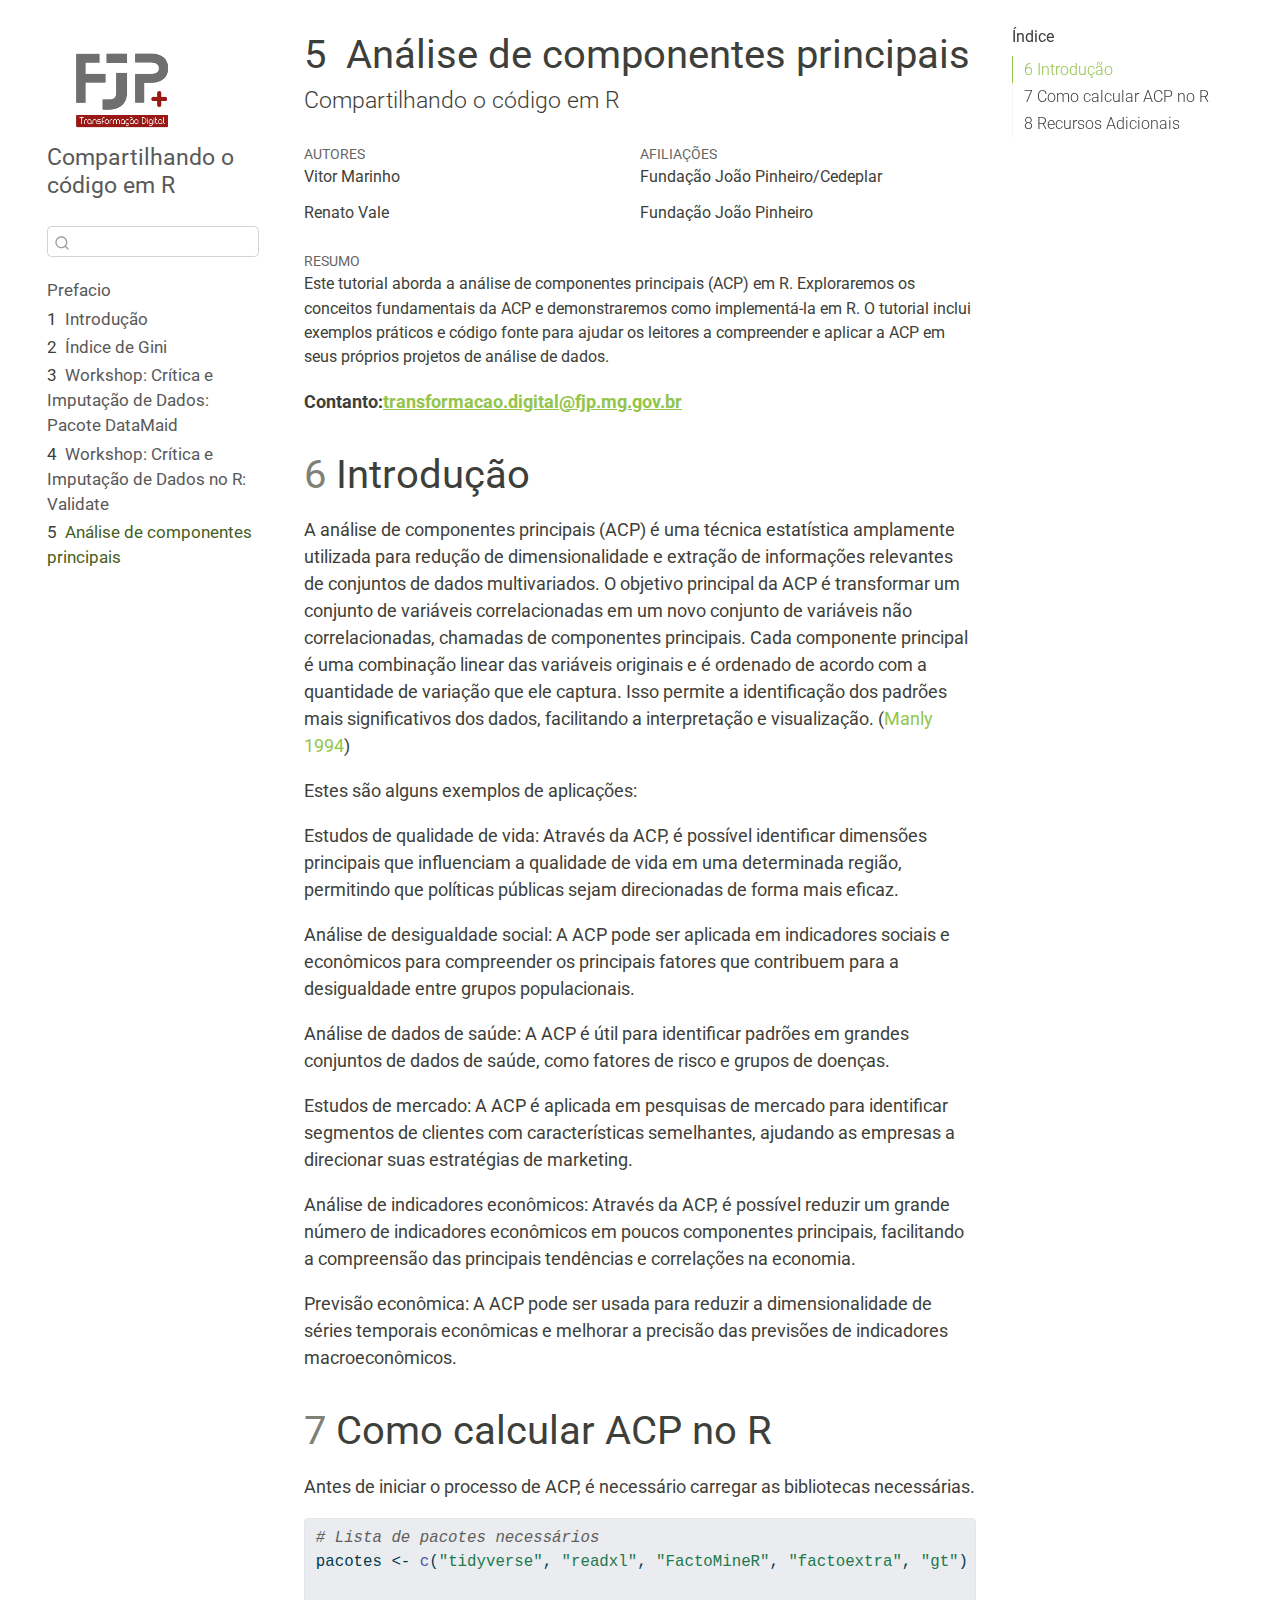
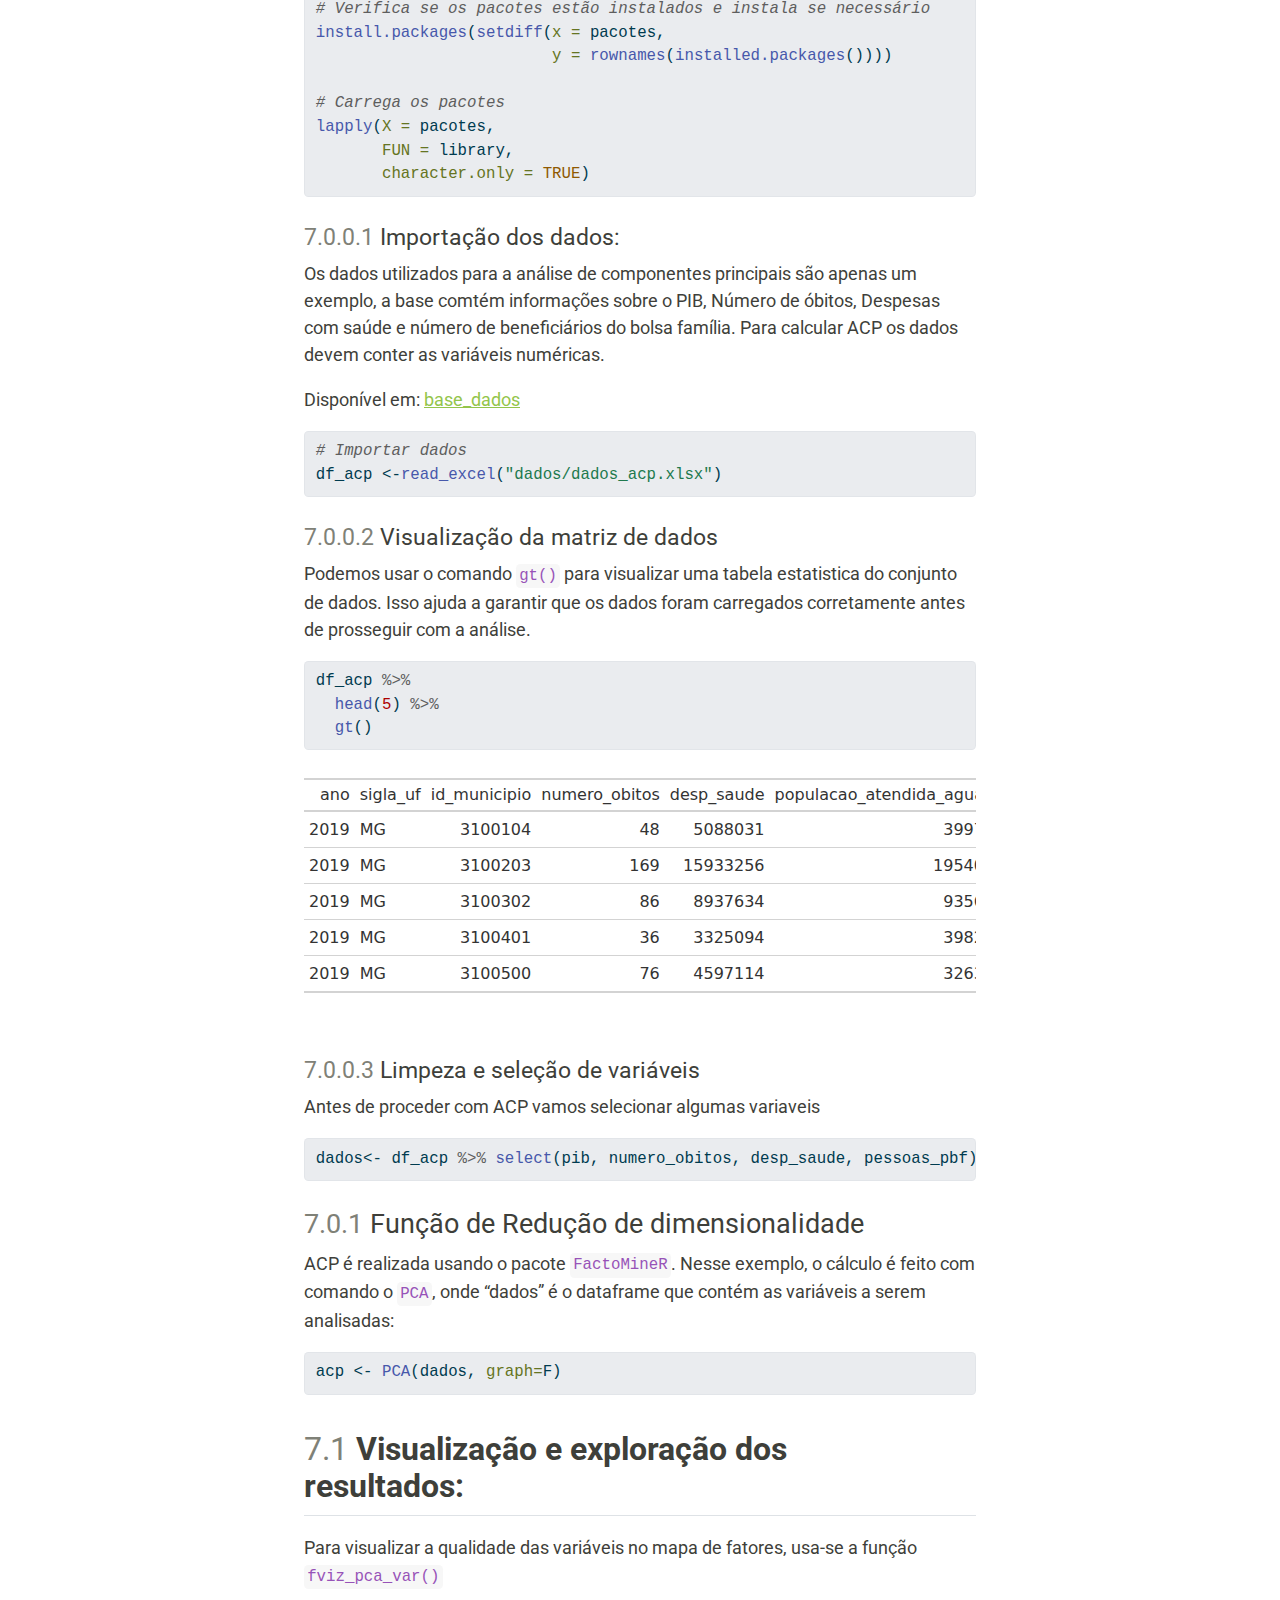
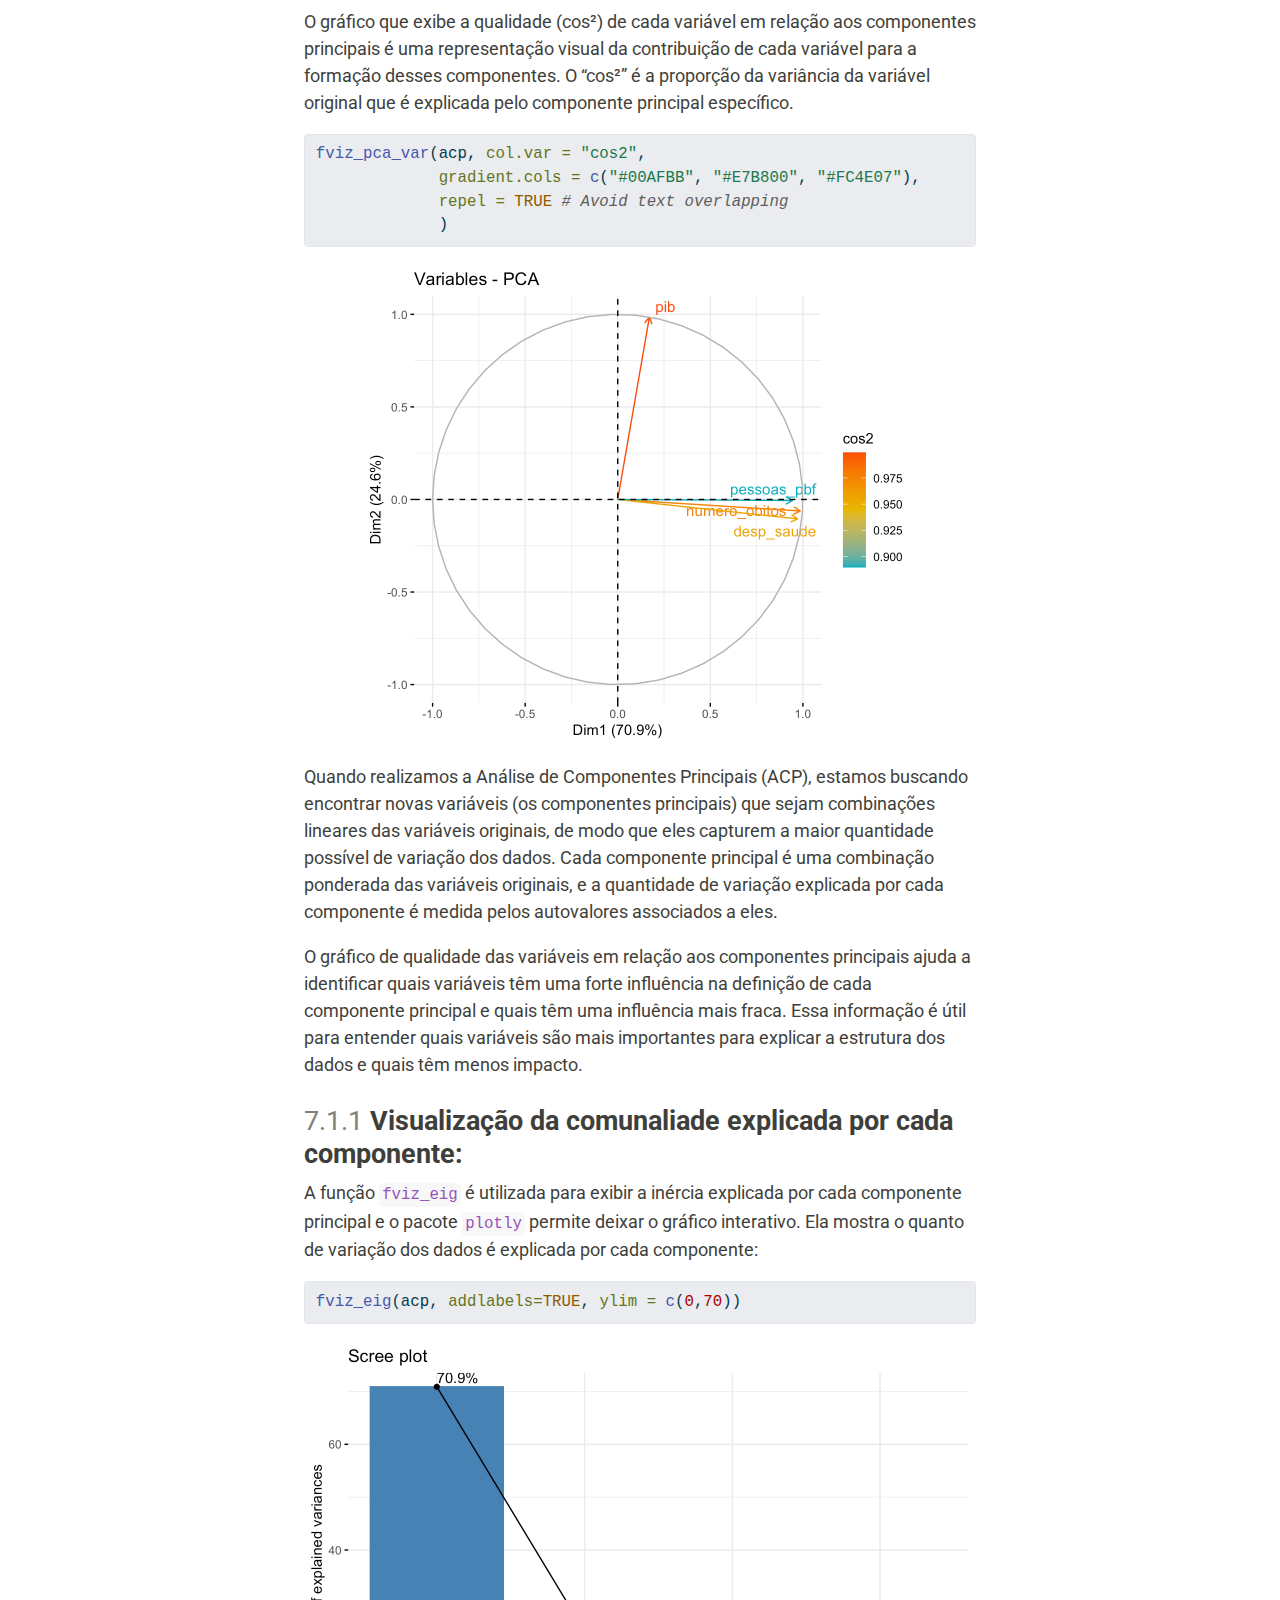
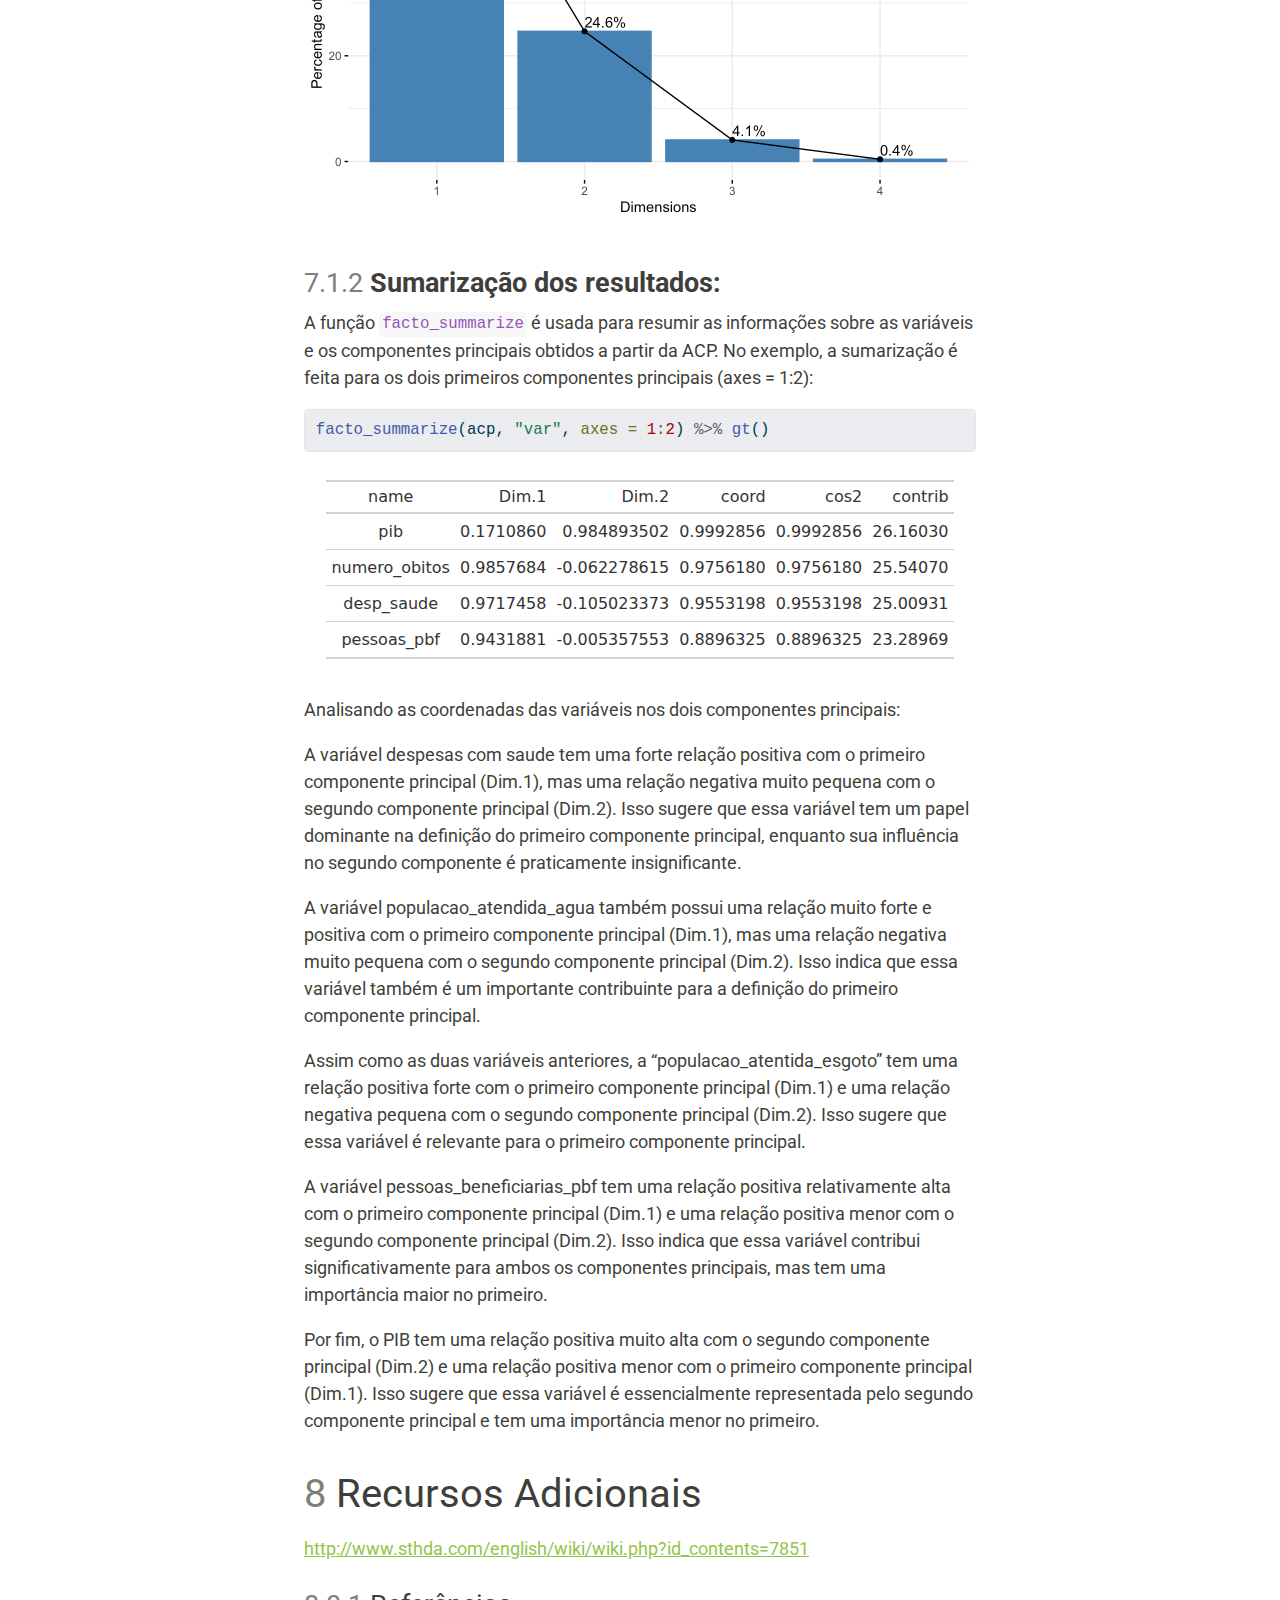
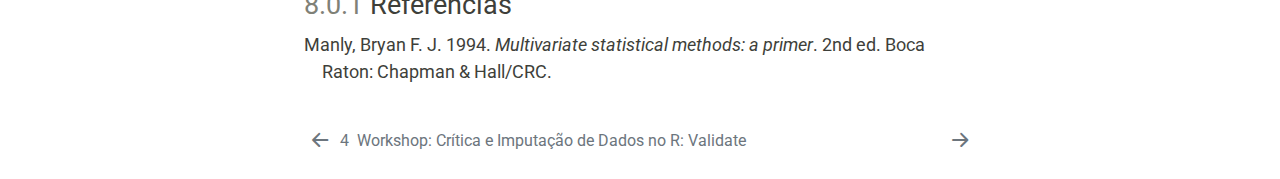
<file: _book/05-BO_04_ACP.html>
<!DOCTYPE html>
<html xmlns="http://www.w3.org/1999/xhtml" lang="pt" xml:lang="pt"><head>

<meta charset="utf-8">
<meta name="generator" content="quarto-1.2.475">

<meta name="viewport" content="width=device-width, initial-scale=1.0, user-scalable=yes">

<meta name="author" content="Vitor Marinho">
<meta name="author" content="Renato Vale">
<meta name="description" content="Tutorial transformação digital nº 4">

<title> Compartilhando o código em R - 5&nbsp; Análise de componentes principais</title>
<style>
code{white-space: pre-wrap;}
span.smallcaps{font-variant: small-caps;}
div.columns{display: flex; gap: min(4vw, 1.5em);}
div.column{flex: auto; overflow-x: auto;}
div.hanging-indent{margin-left: 1.5em; text-indent: -1.5em;}
ul.task-list{list-style: none;}
ul.task-list li input[type="checkbox"] {
  width: 0.8em;
  margin: 0 0.8em 0.2em -1.6em;
  vertical-align: middle;
}
pre > code.sourceCode { white-space: pre; position: relative; }
pre > code.sourceCode > span { display: inline-block; line-height: 1.25; }
pre > code.sourceCode > span:empty { height: 1.2em; }
.sourceCode { overflow: visible; }
code.sourceCode > span { color: inherit; text-decoration: inherit; }
div.sourceCode { margin: 1em 0; }
pre.sourceCode { margin: 0; }
@media screen {
div.sourceCode { overflow: auto; }
}
@media print {
pre > code.sourceCode { white-space: pre-wrap; }
pre > code.sourceCode > span { text-indent: -5em; padding-left: 5em; }
}
pre.numberSource code
  { counter-reset: source-line 0; }
pre.numberSource code > span
  { position: relative; left: -4em; counter-increment: source-line; }
pre.numberSource code > span > a:first-child::before
  { content: counter(source-line);
    position: relative; left: -1em; text-align: right; vertical-align: baseline;
    border: none; display: inline-block;
    -webkit-touch-callout: none; -webkit-user-select: none;
    -khtml-user-select: none; -moz-user-select: none;
    -ms-user-select: none; user-select: none;
    padding: 0 4px; width: 4em;
    color: #aaaaaa;
  }
pre.numberSource { margin-left: 3em; border-left: 1px solid #aaaaaa;  padding-left: 4px; }
div.sourceCode
  {   }
@media screen {
pre > code.sourceCode > span > a:first-child::before { text-decoration: underline; }
}
code span.al { color: #ff0000; font-weight: bold; } /* Alert */
code span.an { color: #60a0b0; font-weight: bold; font-style: italic; } /* Annotation */
code span.at { color: #7d9029; } /* Attribute */
code span.bn { color: #40a070; } /* BaseN */
code span.bu { color: #008000; } /* BuiltIn */
code span.cf { color: #007020; font-weight: bold; } /* ControlFlow */
code span.ch { color: #4070a0; } /* Char */
code span.cn { color: #880000; } /* Constant */
code span.co { color: #60a0b0; font-style: italic; } /* Comment */
code span.cv { color: #60a0b0; font-weight: bold; font-style: italic; } /* CommentVar */
code span.do { color: #ba2121; font-style: italic; } /* Documentation */
code span.dt { color: #902000; } /* DataType */
code span.dv { color: #40a070; } /* DecVal */
code span.er { color: #ff0000; font-weight: bold; } /* Error */
code span.ex { } /* Extension */
code span.fl { color: #40a070; } /* Float */
code span.fu { color: #06287e; } /* Function */
code span.im { color: #008000; font-weight: bold; } /* Import */
code span.in { color: #60a0b0; font-weight: bold; font-style: italic; } /* Information */
code span.kw { color: #007020; font-weight: bold; } /* Keyword */
code span.op { color: #666666; } /* Operator */
code span.ot { color: #007020; } /* Other */
code span.pp { color: #bc7a00; } /* Preprocessor */
code span.sc { color: #4070a0; } /* SpecialChar */
code span.ss { color: #bb6688; } /* SpecialString */
code span.st { color: #4070a0; } /* String */
code span.va { color: #19177c; } /* Variable */
code span.vs { color: #4070a0; } /* VerbatimString */
code span.wa { color: #60a0b0; font-weight: bold; font-style: italic; } /* Warning */
div.csl-bib-body { }
div.csl-entry {
  clear: both;
}
.hanging div.csl-entry {
  margin-left:2em;
  text-indent:-2em;
}
div.csl-left-margin {
  min-width:2em;
  float:left;
}
div.csl-right-inline {
  margin-left:2em;
  padding-left:1em;
}
div.csl-indent {
  margin-left: 2em;
}
</style>


<script src="site_libs/quarto-nav/quarto-nav.js"></script>
<script src="site_libs/quarto-nav/headroom.min.js"></script>
<script src="site_libs/clipboard/clipboard.min.js"></script>
<script src="site_libs/quarto-search/autocomplete.umd.js"></script>
<script src="site_libs/quarto-search/fuse.min.js"></script>
<script src="site_libs/quarto-search/quarto-search.js"></script>
<meta name="quarto:offset" content="./">
<link href="./Referências.qmd" rel="next">
<link href="./04-BO_03_Validate.html" rel="prev">
<script src="site_libs/quarto-html/quarto.js"></script>
<script src="site_libs/quarto-html/popper.min.js"></script>
<script src="site_libs/quarto-html/tippy.umd.min.js"></script>
<script src="site_libs/quarto-html/anchor.min.js"></script>
<link href="site_libs/quarto-html/tippy.css" rel="stylesheet">
<link href="site_libs/quarto-html/quarto-syntax-highlighting.css" rel="stylesheet" id="quarto-text-highlighting-styles">
<script src="site_libs/bootstrap/bootstrap.min.js"></script>
<link href="site_libs/bootstrap/bootstrap-icons.css" rel="stylesheet">
<link href="site_libs/bootstrap/bootstrap.min.css" rel="stylesheet" id="quarto-bootstrap" data-mode="light">
<script id="quarto-search-options" type="application/json">{
  "location": "sidebar",
  "copy-button": false,
  "collapse-after": 3,
  "panel-placement": "start",
  "type": "textbox",
  "limit": 20,
  "language": {
    "search-no-results-text": "Nenhum resultado",
    "search-matching-documents-text": "documentos correspondentes",
    "search-copy-link-title": "Copiar link para a busca",
    "search-hide-matches-text": "Esconder correspondências adicionais",
    "search-more-match-text": "mais correspondência neste documento",
    "search-more-matches-text": "mais correspondências neste documento",
    "search-clear-button-title": "Limpar",
    "search-detached-cancel-button-title": "Cancelar",
    "search-submit-button-title": "Enviar"
  }
}</script>


</head>

<body class="nav-sidebar floating">

<div id="quarto-search-results"></div>
  <header id="quarto-header" class="headroom fixed-top">
  <nav class="quarto-secondary-nav" data-bs-toggle="collapse" data-bs-target="#quarto-sidebar" aria-controls="quarto-sidebar" aria-expanded="false" aria-label="Toggle sidebar navigation" onclick="if (window.quartoToggleHeadroom) { window.quartoToggleHeadroom(); }">
    <div class="container-fluid d-flex justify-content-between">
      <h1 class="quarto-secondary-nav-title"><span class="chapter-number">5</span>&nbsp; <span class="chapter-title">Análise de componentes principais</span></h1>
      <button type="button" class="quarto-btn-toggle btn" aria-label="Show secondary navigation">
        <i class="bi bi-chevron-right"></i>
      </button>
    </div>
  </nav>
</header>
<!-- content -->
<div id="quarto-content" class="quarto-container page-columns page-rows-contents page-layout-article">
<!-- sidebar -->
  <nav id="quarto-sidebar" class="sidebar collapse sidebar-navigation floating overflow-auto">
    <div class="pt-lg-2 mt-2 text-left sidebar-header">
    <div class="sidebar-title mb-0 py-0">
      <a href="./"><img src="img/logo_td.png" alt="Logo" style="vertical-align: middle; width:150px"> Compartilhando o código em R</a> 
    </div>
      </div>
      <div class="mt-2 flex-shrink-0 align-items-center">
        <div class="sidebar-search">
        <div id="quarto-search" class="" title="Search"></div>
        </div>
      </div>
    <div class="sidebar-menu-container"> 
    <ul class="list-unstyled mt-1">
        <li class="sidebar-item">
  <div class="sidebar-item-container"> 
  <a href="./index.html" class="sidebar-item-text sidebar-link">Prefacio</a>
  </div>
</li>
        <li class="sidebar-item">
  <div class="sidebar-item-container"> 
  <a href="./01-intro.html" class="sidebar-item-text sidebar-link"><span class="chapter-number">1</span>&nbsp; <span class="chapter-title">Introdução</span></a>
  </div>
</li>
        <li class="sidebar-item">
  <div class="sidebar-item-container"> 
  <a href="./02-BO_01_Gini.html" class="sidebar-item-text sidebar-link"><span class="chapter-number">2</span>&nbsp; <span class="chapter-title">Índice de Gini</span></a>
  </div>
</li>
        <li class="sidebar-item">
  <div class="sidebar-item-container"> 
  <a href="./03-BO_02_Datamaid.html" class="sidebar-item-text sidebar-link"><span class="chapter-number">3</span>&nbsp; <span class="chapter-title">Workshop: Crítica e Imputação de Dados: Pacote DataMaid</span></a>
  </div>
</li>
        <li class="sidebar-item">
  <div class="sidebar-item-container"> 
  <a href="./04-BO_03_Validate.html" class="sidebar-item-text sidebar-link"><span class="chapter-number">4</span>&nbsp; <span class="chapter-title">Workshop: Crítica e Imputação de Dados no R: Validate</span></a>
  </div>
</li>
        <li class="sidebar-item">
  <div class="sidebar-item-container"> 
  <a href="./05-BO_04_ACP.html" class="sidebar-item-text sidebar-link active"><span class="chapter-number">5</span>&nbsp; <span class="chapter-title">Análise de componentes principais</span></a>
  </div>
</li>
    </ul>
    </div>
</nav>
<!-- margin-sidebar -->
    <div id="quarto-margin-sidebar" class="sidebar margin-sidebar">
        <nav id="TOC" role="doc-toc" class="toc-active">
    <h2 id="toc-title">Índice</h2>
   
  <ul>
  <li><a href="#introdução" id="toc-introdução" class="nav-link active" data-scroll-target="#introdução"><span class="toc-section-number">6</span>  Introdução</a></li>
  <li><a href="#como-calcular-acp-no-r" id="toc-como-calcular-acp-no-r" class="nav-link" data-scroll-target="#como-calcular-acp-no-r"><span class="toc-section-number">7</span>  Como calcular ACP no R</a>
  <ul class="collapse">
  <li><a href="#função-de-redução-de-dimensionalidade" id="toc-função-de-redução-de-dimensionalidade" class="nav-link" data-scroll-target="#função-de-redução-de-dimensionalidade"><span class="toc-section-number">7.0.1</span>  Função de Redução de dimensionalidade</a></li>
  <li><a href="#visualização-e-exploração-dos-resultados" id="toc-visualização-e-exploração-dos-resultados" class="nav-link" data-scroll-target="#visualização-e-exploração-dos-resultados"><span class="toc-section-number">7.1</span>  <strong>Visualização e exploração dos resultados:</strong></a>
  <ul class="collapse">
  <li><a href="#visualização-da-comunaliade-explicada-por-cada-componente" id="toc-visualização-da-comunaliade-explicada-por-cada-componente" class="nav-link" data-scroll-target="#visualização-da-comunaliade-explicada-por-cada-componente"><span class="toc-section-number">7.1.1</span>  <strong>Visualização da comunaliade explicada por cada componente:</strong></a></li>
  <li><a href="#sumarização-dos-resultados" id="toc-sumarização-dos-resultados" class="nav-link" data-scroll-target="#sumarização-dos-resultados"><span class="toc-section-number">7.1.2</span>  <strong>Sumarização dos resultados:</strong></a></li>
  </ul></li>
  </ul></li>
  <li><a href="#recursos-adicionais" id="toc-recursos-adicionais" class="nav-link" data-scroll-target="#recursos-adicionais"><span class="toc-section-number">8</span>  Recursos Adicionais</a>
  <ul class="collapse">
  <li><a href="#referências" id="toc-referências" class="nav-link" data-scroll-target="#referências"><span class="toc-section-number">8.0.1</span>  Referências</a></li>
  </ul></li>
  </ul>
</nav>
    </div>
<!-- main -->
<main class="content" id="quarto-document-content">

<header id="title-block-header" class="quarto-title-block default">
<div class="quarto-title">
<h1 class="title d-none d-lg-block"><span class="chapter-number">5</span>&nbsp; <span class="chapter-title">Análise de componentes principais</span></h1>
<p class="subtitle lead">Compartilhando o código em R</p>
</div>


<div class="quarto-title-meta-author">
  <div class="quarto-title-meta-heading">Autores</div>
  <div class="quarto-title-meta-heading">Afiliações</div>
  
    <div class="quarto-title-meta-contents">
    <a href="https://github.com/vitor-marinho-fjp">Vitor Marinho</a> 
  </div>
    <div class="quarto-title-meta-contents">
        <p class="affiliation">
            Fundação João Pinheiro/Cedeplar
          </p>
      </div>
      <div class="quarto-title-meta-contents">
    <a href="https://github.com/renato-vale">Renato Vale</a> 
  </div>
    <div class="quarto-title-meta-contents">
        <p class="affiliation">
            Fundação João Pinheiro
          </p>
      </div>
    </div>

<div class="quarto-title-meta">

      
  
    
  </div>
  
<div>
  <div class="abstract">
    <div class="abstract-title">Resumo</div>
    <p>Este tutorial aborda a análise de componentes principais (ACP) em R. Exploraremos os conceitos fundamentais da ACP e demonstraremos como implementá-la em R. O tutorial inclui exemplos práticos e código fonte para ajudar os leitores a compreender e aplicar a ACP em seus próprios projetos de análise de dados.</p>
  </div>
</div>

</header>

<p><strong>Contanto:<a href="mailto:transformacao.digital@fjp.mg.gov.br">transformacao.digital@fjp.mg.gov.br</a></strong></p>
<section id="introdução" class="level1" data-number="6">
<h1 data-number="6"><span class="header-section-number">6</span> Introdução</h1>
<p>A análise de componentes principais (ACP) é uma técnica estatística amplamente utilizada para redução de dimensionalidade e extração de informações relevantes de conjuntos de dados multivariados. O objetivo principal da ACP é transformar um conjunto de variáveis correlacionadas em um novo conjunto de variáveis não correlacionadas, chamadas de componentes principais. Cada componente principal é uma combinação linear das variáveis originais e é ordenado de acordo com a quantidade de variação que ele captura. Isso permite a identificação dos padrões mais significativos dos dados, facilitando a interpretação e visualização. <span class="citation" data-cites="manly1994">(<a href="#ref-manly1994" role="doc-biblioref">Manly 1994</a>)</span></p>
<p>Estes são alguns exemplos de aplicações:</p>
<p>Estudos de qualidade de vida: Através da ACP, é possível identificar dimensões principais que influenciam a qualidade de vida em uma determinada região, permitindo que políticas públicas sejam direcionadas de forma mais eficaz.</p>
<p>Análise de desigualdade social: A ACP pode ser aplicada em indicadores sociais e econômicos para compreender os principais fatores que contribuem para a desigualdade entre grupos populacionais.</p>
<p>Análise de dados de saúde: A ACP é útil para identificar padrões em grandes conjuntos de dados de saúde, como fatores de risco e grupos de doenças.</p>
<p>Estudos de mercado: A ACP é aplicada em pesquisas de mercado para identificar segmentos de clientes com características semelhantes, ajudando as empresas a direcionar suas estratégias de marketing.</p>
<p>Análise de indicadores econômicos: Através da ACP, é possível reduzir um grande número de indicadores econômicos em poucos componentes principais, facilitando a compreensão das principais tendências e correlações na economia.</p>
<p>Previsão econômica: A ACP pode ser usada para reduzir a dimensionalidade de séries temporais econômicas e melhorar a precisão das previsões de indicadores macroeconômicos.</p>
</section>
<section id="como-calcular-acp-no-r" class="level1" data-number="7">
<h1 data-number="7"><span class="header-section-number">7</span> Como calcular ACP no R</h1>
<p>Antes de iniciar o processo de ACP, é necessário carregar as bibliotecas necessárias.</p>
<div class="cell">
<div class="sourceCode cell-code" id="cb1"><pre class="sourceCode r code-with-copy"><code class="sourceCode r"><span id="cb1-1"><a href="#cb1-1" aria-hidden="true" tabindex="-1"></a><span class="co"># Lista de pacotes necessários</span></span>
<span id="cb1-2"><a href="#cb1-2" aria-hidden="true" tabindex="-1"></a>pacotes <span class="ot">&lt;-</span> <span class="fu">c</span>(<span class="st">"tidyverse"</span>, <span class="st">"readxl"</span>, <span class="st">"FactoMineR"</span>, <span class="st">"factoextra"</span>, <span class="st">"gt"</span>)</span>
<span id="cb1-3"><a href="#cb1-3" aria-hidden="true" tabindex="-1"></a></span>
<span id="cb1-4"><a href="#cb1-4" aria-hidden="true" tabindex="-1"></a><span class="co"># Verifica se os pacotes estão instalados e instala se necessário</span></span>
<span id="cb1-5"><a href="#cb1-5" aria-hidden="true" tabindex="-1"></a><span class="fu">install.packages</span>(<span class="fu">setdiff</span>(<span class="at">x =</span> pacotes,</span>
<span id="cb1-6"><a href="#cb1-6" aria-hidden="true" tabindex="-1"></a>                         <span class="at">y =</span> <span class="fu">rownames</span>(<span class="fu">installed.packages</span>())))</span>
<span id="cb1-7"><a href="#cb1-7" aria-hidden="true" tabindex="-1"></a></span>
<span id="cb1-8"><a href="#cb1-8" aria-hidden="true" tabindex="-1"></a><span class="co"># Carrega os pacotes</span></span>
<span id="cb1-9"><a href="#cb1-9" aria-hidden="true" tabindex="-1"></a><span class="fu">lapply</span>(<span class="at">X =</span> pacotes,</span>
<span id="cb1-10"><a href="#cb1-10" aria-hidden="true" tabindex="-1"></a>       <span class="at">FUN =</span> library,</span>
<span id="cb1-11"><a href="#cb1-11" aria-hidden="true" tabindex="-1"></a>       <span class="at">character.only =</span> <span class="cn">TRUE</span>)</span></code><button title="Copiar para a área de transferência" class="code-copy-button"><i class="bi"></i></button></pre></div>
</div>
<section id="importação-dos-dados" class="level4" data-number="7.0.0.1">
<h4 data-number="7.0.0.1" class="anchored" data-anchor-id="importação-dos-dados"><span class="header-section-number">7.0.0.1</span> Importação dos dados:</h4>
<p>Os dados utilizados para a análise de componentes principais são apenas um exemplo, a base comtém informações sobre o PIB, Número de óbitos, Despesas com saúde e número de beneficiários do bolsa família. Para calcular ACP os dados devem conter as variáveis numéricas.</p>
<p>Disponível em: <a href="https://github.com/vitor-marinho-fjp/fjp_boletim/blob/master/dados/dados_acp.xlsx" class="uri">base_dados</a></p>
<div class="cell">
<div class="sourceCode cell-code" id="cb2"><pre class="sourceCode r code-with-copy"><code class="sourceCode r"><span id="cb2-1"><a href="#cb2-1" aria-hidden="true" tabindex="-1"></a><span class="co"># Importar dados </span></span>
<span id="cb2-2"><a href="#cb2-2" aria-hidden="true" tabindex="-1"></a>df_acp <span class="ot">&lt;-</span><span class="fu">read_excel</span>(<span class="st">"dados/dados_acp.xlsx"</span>)</span></code><button title="Copiar para a área de transferência" class="code-copy-button"><i class="bi"></i></button></pre></div>
</div>
</section>
<section id="visualização-da-matriz-de-dados" class="level4" data-number="7.0.0.2">
<h4 data-number="7.0.0.2" class="anchored" data-anchor-id="visualização-da-matriz-de-dados"><span class="header-section-number">7.0.0.2</span> Visualização da matriz de dados</h4>
<p>Podemos usar o comando <code>gt()</code> para visualizar uma tabela estatistica do conjunto de dados. Isso ajuda a garantir que os dados foram carregados corretamente antes de prosseguir com a análise.</p>
<div class="cell">
<div class="sourceCode cell-code" id="cb3"><pre class="sourceCode r code-with-copy"><code class="sourceCode r"><span id="cb3-1"><a href="#cb3-1" aria-hidden="true" tabindex="-1"></a>df_acp <span class="sc">%&gt;%</span></span>
<span id="cb3-2"><a href="#cb3-2" aria-hidden="true" tabindex="-1"></a>  <span class="fu">head</span>(<span class="dv">5</span>) <span class="sc">%&gt;%</span></span>
<span id="cb3-3"><a href="#cb3-3" aria-hidden="true" tabindex="-1"></a>  <span class="fu">gt</span>()</span></code><button title="Copiar para a área de transferência" class="code-copy-button"><i class="bi"></i></button></pre></div>
<div class="cell-output-display">

<div id="erabvtplsc" style="padding-left:0px;padding-right:0px;padding-top:10px;padding-bottom:10px;overflow-x:auto;overflow-y:auto;width:auto;height:auto;">
<style>#erabvtplsc table {
  font-family: system-ui, 'Segoe UI', Roboto, Helvetica, Arial, sans-serif, 'Apple Color Emoji', 'Segoe UI Emoji', 'Segoe UI Symbol', 'Noto Color Emoji';
  -webkit-font-smoothing: antialiased;
  -moz-osx-font-smoothing: grayscale;
}

#erabvtplsc thead, #erabvtplsc tbody, #erabvtplsc tfoot, #erabvtplsc tr, #erabvtplsc td, #erabvtplsc th {
  border-style: none;
}

#erabvtplsc p {
  margin: 0;
  padding: 0;
}

#erabvtplsc .gt_table {
  display: table;
  border-collapse: collapse;
  line-height: normal;
  margin-left: auto;
  margin-right: auto;
  color: #333333;
  font-size: 16px;
  font-weight: normal;
  font-style: normal;
  background-color: #FFFFFF;
  width: auto;
  border-top-style: solid;
  border-top-width: 2px;
  border-top-color: #A8A8A8;
  border-right-style: none;
  border-right-width: 2px;
  border-right-color: #D3D3D3;
  border-bottom-style: solid;
  border-bottom-width: 2px;
  border-bottom-color: #A8A8A8;
  border-left-style: none;
  border-left-width: 2px;
  border-left-color: #D3D3D3;
}

#erabvtplsc .gt_caption {
  padding-top: 4px;
  padding-bottom: 4px;
}

#erabvtplsc .gt_title {
  color: #333333;
  font-size: 125%;
  font-weight: initial;
  padding-top: 4px;
  padding-bottom: 4px;
  padding-left: 5px;
  padding-right: 5px;
  border-bottom-color: #FFFFFF;
  border-bottom-width: 0;
}

#erabvtplsc .gt_subtitle {
  color: #333333;
  font-size: 85%;
  font-weight: initial;
  padding-top: 3px;
  padding-bottom: 5px;
  padding-left: 5px;
  padding-right: 5px;
  border-top-color: #FFFFFF;
  border-top-width: 0;
}

#erabvtplsc .gt_heading {
  background-color: #FFFFFF;
  text-align: center;
  border-bottom-color: #FFFFFF;
  border-left-style: none;
  border-left-width: 1px;
  border-left-color: #D3D3D3;
  border-right-style: none;
  border-right-width: 1px;
  border-right-color: #D3D3D3;
}

#erabvtplsc .gt_bottom_border {
  border-bottom-style: solid;
  border-bottom-width: 2px;
  border-bottom-color: #D3D3D3;
}

#erabvtplsc .gt_col_headings {
  border-top-style: solid;
  border-top-width: 2px;
  border-top-color: #D3D3D3;
  border-bottom-style: solid;
  border-bottom-width: 2px;
  border-bottom-color: #D3D3D3;
  border-left-style: none;
  border-left-width: 1px;
  border-left-color: #D3D3D3;
  border-right-style: none;
  border-right-width: 1px;
  border-right-color: #D3D3D3;
}

#erabvtplsc .gt_col_heading {
  color: #333333;
  background-color: #FFFFFF;
  font-size: 100%;
  font-weight: normal;
  text-transform: inherit;
  border-left-style: none;
  border-left-width: 1px;
  border-left-color: #D3D3D3;
  border-right-style: none;
  border-right-width: 1px;
  border-right-color: #D3D3D3;
  vertical-align: bottom;
  padding-top: 5px;
  padding-bottom: 6px;
  padding-left: 5px;
  padding-right: 5px;
  overflow-x: hidden;
}

#erabvtplsc .gt_column_spanner_outer {
  color: #333333;
  background-color: #FFFFFF;
  font-size: 100%;
  font-weight: normal;
  text-transform: inherit;
  padding-top: 0;
  padding-bottom: 0;
  padding-left: 4px;
  padding-right: 4px;
}

#erabvtplsc .gt_column_spanner_outer:first-child {
  padding-left: 0;
}

#erabvtplsc .gt_column_spanner_outer:last-child {
  padding-right: 0;
}

#erabvtplsc .gt_column_spanner {
  border-bottom-style: solid;
  border-bottom-width: 2px;
  border-bottom-color: #D3D3D3;
  vertical-align: bottom;
  padding-top: 5px;
  padding-bottom: 5px;
  overflow-x: hidden;
  display: inline-block;
  width: 100%;
}

#erabvtplsc .gt_spanner_row {
  border-bottom-style: hidden;
}

#erabvtplsc .gt_group_heading {
  padding-top: 8px;
  padding-bottom: 8px;
  padding-left: 5px;
  padding-right: 5px;
  color: #333333;
  background-color: #FFFFFF;
  font-size: 100%;
  font-weight: initial;
  text-transform: inherit;
  border-top-style: solid;
  border-top-width: 2px;
  border-top-color: #D3D3D3;
  border-bottom-style: solid;
  border-bottom-width: 2px;
  border-bottom-color: #D3D3D3;
  border-left-style: none;
  border-left-width: 1px;
  border-left-color: #D3D3D3;
  border-right-style: none;
  border-right-width: 1px;
  border-right-color: #D3D3D3;
  vertical-align: middle;
  text-align: left;
}

#erabvtplsc .gt_empty_group_heading {
  padding: 0.5px;
  color: #333333;
  background-color: #FFFFFF;
  font-size: 100%;
  font-weight: initial;
  border-top-style: solid;
  border-top-width: 2px;
  border-top-color: #D3D3D3;
  border-bottom-style: solid;
  border-bottom-width: 2px;
  border-bottom-color: #D3D3D3;
  vertical-align: middle;
}

#erabvtplsc .gt_from_md > :first-child {
  margin-top: 0;
}

#erabvtplsc .gt_from_md > :last-child {
  margin-bottom: 0;
}

#erabvtplsc .gt_row {
  padding-top: 8px;
  padding-bottom: 8px;
  padding-left: 5px;
  padding-right: 5px;
  margin: 10px;
  border-top-style: solid;
  border-top-width: 1px;
  border-top-color: #D3D3D3;
  border-left-style: none;
  border-left-width: 1px;
  border-left-color: #D3D3D3;
  border-right-style: none;
  border-right-width: 1px;
  border-right-color: #D3D3D3;
  vertical-align: middle;
  overflow-x: hidden;
}

#erabvtplsc .gt_stub {
  color: #333333;
  background-color: #FFFFFF;
  font-size: 100%;
  font-weight: initial;
  text-transform: inherit;
  border-right-style: solid;
  border-right-width: 2px;
  border-right-color: #D3D3D3;
  padding-left: 5px;
  padding-right: 5px;
}

#erabvtplsc .gt_stub_row_group {
  color: #333333;
  background-color: #FFFFFF;
  font-size: 100%;
  font-weight: initial;
  text-transform: inherit;
  border-right-style: solid;
  border-right-width: 2px;
  border-right-color: #D3D3D3;
  padding-left: 5px;
  padding-right: 5px;
  vertical-align: top;
}

#erabvtplsc .gt_row_group_first td {
  border-top-width: 2px;
}

#erabvtplsc .gt_row_group_first th {
  border-top-width: 2px;
}

#erabvtplsc .gt_summary_row {
  color: #333333;
  background-color: #FFFFFF;
  text-transform: inherit;
  padding-top: 8px;
  padding-bottom: 8px;
  padding-left: 5px;
  padding-right: 5px;
}

#erabvtplsc .gt_first_summary_row {
  border-top-style: solid;
  border-top-color: #D3D3D3;
}

#erabvtplsc .gt_first_summary_row.thick {
  border-top-width: 2px;
}

#erabvtplsc .gt_last_summary_row {
  padding-top: 8px;
  padding-bottom: 8px;
  padding-left: 5px;
  padding-right: 5px;
  border-bottom-style: solid;
  border-bottom-width: 2px;
  border-bottom-color: #D3D3D3;
}

#erabvtplsc .gt_grand_summary_row {
  color: #333333;
  background-color: #FFFFFF;
  text-transform: inherit;
  padding-top: 8px;
  padding-bottom: 8px;
  padding-left: 5px;
  padding-right: 5px;
}

#erabvtplsc .gt_first_grand_summary_row {
  padding-top: 8px;
  padding-bottom: 8px;
  padding-left: 5px;
  padding-right: 5px;
  border-top-style: double;
  border-top-width: 6px;
  border-top-color: #D3D3D3;
}

#erabvtplsc .gt_last_grand_summary_row_top {
  padding-top: 8px;
  padding-bottom: 8px;
  padding-left: 5px;
  padding-right: 5px;
  border-bottom-style: double;
  border-bottom-width: 6px;
  border-bottom-color: #D3D3D3;
}

#erabvtplsc .gt_striped {
  background-color: rgba(128, 128, 128, 0.05);
}

#erabvtplsc .gt_table_body {
  border-top-style: solid;
  border-top-width: 2px;
  border-top-color: #D3D3D3;
  border-bottom-style: solid;
  border-bottom-width: 2px;
  border-bottom-color: #D3D3D3;
}

#erabvtplsc .gt_footnotes {
  color: #333333;
  background-color: #FFFFFF;
  border-bottom-style: none;
  border-bottom-width: 2px;
  border-bottom-color: #D3D3D3;
  border-left-style: none;
  border-left-width: 2px;
  border-left-color: #D3D3D3;
  border-right-style: none;
  border-right-width: 2px;
  border-right-color: #D3D3D3;
}

#erabvtplsc .gt_footnote {
  margin: 0px;
  font-size: 90%;
  padding-top: 4px;
  padding-bottom: 4px;
  padding-left: 5px;
  padding-right: 5px;
}

#erabvtplsc .gt_sourcenotes {
  color: #333333;
  background-color: #FFFFFF;
  border-bottom-style: none;
  border-bottom-width: 2px;
  border-bottom-color: #D3D3D3;
  border-left-style: none;
  border-left-width: 2px;
  border-left-color: #D3D3D3;
  border-right-style: none;
  border-right-width: 2px;
  border-right-color: #D3D3D3;
}

#erabvtplsc .gt_sourcenote {
  font-size: 90%;
  padding-top: 4px;
  padding-bottom: 4px;
  padding-left: 5px;
  padding-right: 5px;
}

#erabvtplsc .gt_left {
  text-align: left;
}

#erabvtplsc .gt_center {
  text-align: center;
}

#erabvtplsc .gt_right {
  text-align: right;
  font-variant-numeric: tabular-nums;
}

#erabvtplsc .gt_font_normal {
  font-weight: normal;
}

#erabvtplsc .gt_font_bold {
  font-weight: bold;
}

#erabvtplsc .gt_font_italic {
  font-style: italic;
}

#erabvtplsc .gt_super {
  font-size: 65%;
}

#erabvtplsc .gt_footnote_marks {
  font-size: 75%;
  vertical-align: 0.4em;
  position: initial;
}

#erabvtplsc .gt_asterisk {
  font-size: 100%;
  vertical-align: 0;
}

#erabvtplsc .gt_indent_1 {
  text-indent: 5px;
}

#erabvtplsc .gt_indent_2 {
  text-indent: 10px;
}

#erabvtplsc .gt_indent_3 {
  text-indent: 15px;
}

#erabvtplsc .gt_indent_4 {
  text-indent: 20px;
}

#erabvtplsc .gt_indent_5 {
  text-indent: 25px;
}
</style>
<table class="gt_table" data-quarto-disable-processing="false" data-quarto-bootstrap="false">
  <thead>
    
    <tr class="gt_col_headings">
      <th class="gt_col_heading gt_columns_bottom_border gt_right" rowspan="1" colspan="1" scope="col" id="ano">ano</th>
      <th class="gt_col_heading gt_columns_bottom_border gt_left" rowspan="1" colspan="1" scope="col" id="sigla_uf">sigla_uf</th>
      <th class="gt_col_heading gt_columns_bottom_border gt_right" rowspan="1" colspan="1" scope="col" id="id_municipio">id_municipio</th>
      <th class="gt_col_heading gt_columns_bottom_border gt_right" rowspan="1" colspan="1" scope="col" id="numero_obitos">numero_obitos</th>
      <th class="gt_col_heading gt_columns_bottom_border gt_right" rowspan="1" colspan="1" scope="col" id="desp_saude">desp_saude</th>
      <th class="gt_col_heading gt_columns_bottom_border gt_right" rowspan="1" colspan="1" scope="col" id="populacao_atendida_agua">populacao_atendida_agua</th>
      <th class="gt_col_heading gt_columns_bottom_border gt_right" rowspan="1" colspan="1" scope="col" id="populacao_atentida_esgoto">populacao_atentida_esgoto</th>
      <th class="gt_col_heading gt_columns_bottom_border gt_right" rowspan="1" colspan="1" scope="col" id="familias_beneficiarias_pbf">familias_beneficiarias_pbf</th>
      <th class="gt_col_heading gt_columns_bottom_border gt_right" rowspan="1" colspan="1" scope="col" id="pessoas_pbf">pessoas_pbf</th>
      <th class="gt_col_heading gt_columns_bottom_border gt_right" rowspan="1" colspan="1" scope="col" id="valor_pago_pbf">valor_pago_pbf</th>
      <th class="gt_col_heading gt_columns_bottom_border gt_right" rowspan="1" colspan="1" scope="col" id="familias_cadastradas_cu">familias_cadastradas_cu</th>
      <th class="gt_col_heading gt_columns_bottom_border gt_right" rowspan="1" colspan="1" scope="col" id="pessoas_cadastradas_cu">pessoas_cadastradas_cu</th>
      <th class="gt_col_heading gt_columns_bottom_border gt_right" rowspan="1" colspan="1" scope="col" id="pib">pib</th>
    </tr>
  </thead>
  <tbody class="gt_table_body">
    <tr><td headers="ano" class="gt_row gt_right">2019</td>
<td headers="sigla_uf" class="gt_row gt_left">MG</td>
<td headers="id_municipio" class="gt_row gt_right">3100104</td>
<td headers="numero_obitos" class="gt_row gt_right">48</td>
<td headers="desp_saude" class="gt_row gt_right">5088031</td>
<td headers="populacao_atendida_agua" class="gt_row gt_right">3997</td>
<td headers="populacao_atentida_esgoto" class="gt_row gt_right">4350</td>
<td headers="familias_beneficiarias_pbf" class="gt_row gt_right">245</td>
<td headers="pessoas_pbf" class="gt_row gt_right">706</td>
<td headers="valor_pago_pbf" class="gt_row gt_right">34731</td>
<td headers="familias_cadastradas_cu" class="gt_row gt_right">942</td>
<td headers="pessoas_cadastradas_cu" class="gt_row gt_right">2129</td>
<td headers="pib" class="gt_row gt_right">127672000</td></tr>
    <tr><td headers="ano" class="gt_row gt_right">2019</td>
<td headers="sigla_uf" class="gt_row gt_left">MG</td>
<td headers="id_municipio" class="gt_row gt_right">3100203</td>
<td headers="numero_obitos" class="gt_row gt_right">169</td>
<td headers="desp_saude" class="gt_row gt_right">15933256</td>
<td headers="populacao_atendida_agua" class="gt_row gt_right">19540</td>
<td headers="populacao_atentida_esgoto" class="gt_row gt_right">701</td>
<td headers="familias_beneficiarias_pbf" class="gt_row gt_right">454</td>
<td headers="pessoas_pbf" class="gt_row gt_right">1747</td>
<td headers="valor_pago_pbf" class="gt_row gt_right">61298</td>
<td headers="familias_cadastradas_cu" class="gt_row gt_right">2242</td>
<td headers="pessoas_cadastradas_cu" class="gt_row gt_right">6290</td>
<td headers="pib" class="gt_row gt_right">517691000</td></tr>
    <tr><td headers="ano" class="gt_row gt_right">2019</td>
<td headers="sigla_uf" class="gt_row gt_left">MG</td>
<td headers="id_municipio" class="gt_row gt_right">3100302</td>
<td headers="numero_obitos" class="gt_row gt_right">86</td>
<td headers="desp_saude" class="gt_row gt_right">8937634</td>
<td headers="populacao_atendida_agua" class="gt_row gt_right">9356</td>
<td headers="populacao_atentida_esgoto" class="gt_row gt_right">9356</td>
<td headers="familias_beneficiarias_pbf" class="gt_row gt_right">945</td>
<td headers="pessoas_pbf" class="gt_row gt_right">3063</td>
<td headers="valor_pago_pbf" class="gt_row gt_right">171267</td>
<td headers="familias_cadastradas_cu" class="gt_row gt_right">1942</td>
<td headers="pessoas_cadastradas_cu" class="gt_row gt_right">5508</td>
<td headers="pib" class="gt_row gt_right">203535000</td></tr>
    <tr><td headers="ano" class="gt_row gt_right">2019</td>
<td headers="sigla_uf" class="gt_row gt_left">MG</td>
<td headers="id_municipio" class="gt_row gt_right">3100401</td>
<td headers="numero_obitos" class="gt_row gt_right">36</td>
<td headers="desp_saude" class="gt_row gt_right">3325094</td>
<td headers="populacao_atendida_agua" class="gt_row gt_right">3982</td>
<td headers="populacao_atentida_esgoto" class="gt_row gt_right">2604</td>
<td headers="familias_beneficiarias_pbf" class="gt_row gt_right">474</td>
<td headers="pessoas_pbf" class="gt_row gt_right">1348</td>
<td headers="valor_pago_pbf" class="gt_row gt_right">99821</td>
<td headers="familias_cadastradas_cu" class="gt_row gt_right">929</td>
<td headers="pessoas_cadastradas_cu" class="gt_row gt_right">2431</td>
<td headers="pib" class="gt_row gt_right">55935000</td></tr>
    <tr><td headers="ano" class="gt_row gt_right">2019</td>
<td headers="sigla_uf" class="gt_row gt_left">MG</td>
<td headers="id_municipio" class="gt_row gt_right">3100500</td>
<td headers="numero_obitos" class="gt_row gt_right">76</td>
<td headers="desp_saude" class="gt_row gt_right">4597114</td>
<td headers="populacao_atendida_agua" class="gt_row gt_right">3263</td>
<td headers="populacao_atentida_esgoto" class="gt_row gt_right">NA</td>
<td headers="familias_beneficiarias_pbf" class="gt_row gt_right">781</td>
<td headers="pessoas_pbf" class="gt_row gt_right">2637</td>
<td headers="valor_pago_pbf" class="gt_row gt_right">142898</td>
<td headers="familias_cadastradas_cu" class="gt_row gt_right">1508</td>
<td headers="pessoas_cadastradas_cu" class="gt_row gt_right">4556</td>
<td headers="pib" class="gt_row gt_right">93635000</td></tr>
  </tbody>
  
  
</table>
</div>
</div>
</div>
</section>
<section id="limpeza-e-seleção-de-variáveis" class="level4" data-number="7.0.0.3">
<h4 data-number="7.0.0.3" class="anchored" data-anchor-id="limpeza-e-seleção-de-variáveis"><span class="header-section-number">7.0.0.3</span> Limpeza e seleção de variáveis</h4>
<p>Antes de proceder com ACP vamos selecionar algumas variaveis</p>
<div class="cell">
<div class="sourceCode cell-code" id="cb4"><pre class="sourceCode r code-with-copy"><code class="sourceCode r"><span id="cb4-1"><a href="#cb4-1" aria-hidden="true" tabindex="-1"></a>dados<span class="ot">&lt;-</span> df_acp <span class="sc">%&gt;%</span> <span class="fu">select</span>(pib, numero_obitos, desp_saude, pessoas_pbf)</span></code><button title="Copiar para a área de transferência" class="code-copy-button"><i class="bi"></i></button></pre></div>
</div>
</section>
<section id="função-de-redução-de-dimensionalidade" class="level3" data-number="7.0.1">
<h3 data-number="7.0.1" class="anchored" data-anchor-id="função-de-redução-de-dimensionalidade"><span class="header-section-number">7.0.1</span> Função de Redução de dimensionalidade</h3>
<p>ACP é realizada usando o pacote <code>FactoMineR</code>. Nesse exemplo, o cálculo é feito com comando o <code>PCA</code>, onde “dados” é o dataframe que contém as variáveis a serem analisadas:</p>
<div class="cell">
<div class="sourceCode cell-code" id="cb5"><pre class="sourceCode r code-with-copy"><code class="sourceCode r"><span id="cb5-1"><a href="#cb5-1" aria-hidden="true" tabindex="-1"></a>acp <span class="ot">&lt;-</span> <span class="fu">PCA</span>(dados, <span class="at">graph=</span>F)</span></code><button title="Copiar para a área de transferência" class="code-copy-button"><i class="bi"></i></button></pre></div>
</div>
</section>
<section id="visualização-e-exploração-dos-resultados" class="level2" data-number="7.1">
<h2 data-number="7.1" class="anchored" data-anchor-id="visualização-e-exploração-dos-resultados"><span class="header-section-number">7.1</span> <strong>Visualização e exploração dos resultados:</strong></h2>
<p>Para visualizar a qualidade das variáveis no mapa de fatores, usa-se a função <code>fviz_pca_var()</code></p>
<p>O gráfico que exibe a qualidade (cos²) de cada variável em relação aos componentes principais é uma representação visual da contribuição de cada variável para a formação desses componentes. O “cos²” é a proporção da variância da variável original que é explicada pelo componente principal específico.</p>
<div class="cell">
<div class="sourceCode cell-code" id="cb6"><pre class="sourceCode r code-with-copy"><code class="sourceCode r"><span id="cb6-1"><a href="#cb6-1" aria-hidden="true" tabindex="-1"></a><span class="fu">fviz_pca_var</span>(acp, <span class="at">col.var =</span> <span class="st">"cos2"</span>,</span>
<span id="cb6-2"><a href="#cb6-2" aria-hidden="true" tabindex="-1"></a>             <span class="at">gradient.cols =</span> <span class="fu">c</span>(<span class="st">"#00AFBB"</span>, <span class="st">"#E7B800"</span>, <span class="st">"#FC4E07"</span>),</span>
<span id="cb6-3"><a href="#cb6-3" aria-hidden="true" tabindex="-1"></a>             <span class="at">repel =</span> <span class="cn">TRUE</span> <span class="co"># Avoid text overlapping </span></span>
<span id="cb6-4"><a href="#cb6-4" aria-hidden="true" tabindex="-1"></a>             )</span></code><button title="Copiar para a área de transferência" class="code-copy-button"><i class="bi"></i></button></pre></div>
<div class="cell-output-display">
<p><img src="05-BO_04_ACP_files/figure-html/unnamed-chunk-6-1.png" class="img-fluid" width="672"></p>
</div>
</div>
<p>Quando realizamos a Análise de Componentes Principais (ACP), estamos buscando encontrar novas variáveis (os componentes principais) que sejam combinações lineares das variáveis originais, de modo que eles capturem a maior quantidade possível de variação dos dados. Cada componente principal é uma combinação ponderada das variáveis originais, e a quantidade de variação explicada por cada componente é medida pelos autovalores associados a eles.</p>
<p>O gráfico de qualidade das variáveis em relação aos componentes principais ajuda a identificar quais variáveis têm uma forte influência na definição de cada componente principal e quais têm uma influência mais fraca. Essa informação é útil para entender quais variáveis são mais importantes para explicar a estrutura dos dados e quais têm menos impacto.</p>
<section id="visualização-da-comunaliade-explicada-por-cada-componente" class="level3" data-number="7.1.1">
<h3 data-number="7.1.1" class="anchored" data-anchor-id="visualização-da-comunaliade-explicada-por-cada-componente"><span class="header-section-number">7.1.1</span> <strong>Visualização da comunaliade explicada por cada componente:</strong></h3>
<p>A função <code>fviz_eig</code> é utilizada para exibir a inércia explicada por cada componente principal e o pacote <code>plotly</code> permite deixar o gráfico interativo. Ela mostra o quanto de variação dos dados é explicada por cada componente:</p>
<div class="cell">
<div class="sourceCode cell-code" id="cb7"><pre class="sourceCode r code-with-copy"><code class="sourceCode r"><span id="cb7-1"><a href="#cb7-1" aria-hidden="true" tabindex="-1"></a><span class="fu">fviz_eig</span>(acp, <span class="at">addlabels=</span><span class="cn">TRUE</span>, <span class="at">ylim =</span> <span class="fu">c</span>(<span class="dv">0</span>,<span class="dv">70</span>))</span></code><button title="Copiar para a área de transferência" class="code-copy-button"><i class="bi"></i></button></pre></div>
<div class="cell-output-display">
<p><img src="05-BO_04_ACP_files/figure-html/unnamed-chunk-7-1.png" class="img-fluid" width="672"></p>
</div>
</div>
</section>
<section id="sumarização-dos-resultados" class="level3" data-number="7.1.2">
<h3 data-number="7.1.2" class="anchored" data-anchor-id="sumarização-dos-resultados"><span class="header-section-number">7.1.2</span> <strong>Sumarização dos resultados:</strong></h3>
<p>A função <code>facto_summarize</code> é usada para resumir as informações sobre as variáveis e os componentes principais obtidos a partir da ACP. No exemplo, a sumarização é feita para os dois primeiros componentes principais (axes = 1:2):</p>
<div class="cell">
<div class="sourceCode cell-code" id="cb8"><pre class="sourceCode r code-with-copy"><code class="sourceCode r"><span id="cb8-1"><a href="#cb8-1" aria-hidden="true" tabindex="-1"></a><span class="fu">facto_summarize</span>(acp, <span class="st">"var"</span>, <span class="at">axes =</span> <span class="dv">1</span><span class="sc">:</span><span class="dv">2</span>) <span class="sc">%&gt;%</span> <span class="fu">gt</span>()</span></code><button title="Copiar para a área de transferência" class="code-copy-button"><i class="bi"></i></button></pre></div>
<div class="cell-output-display">

<div id="cufpgwmfoz" style="padding-left:0px;padding-right:0px;padding-top:10px;padding-bottom:10px;overflow-x:auto;overflow-y:auto;width:auto;height:auto;">
<style>#cufpgwmfoz table {
  font-family: system-ui, 'Segoe UI', Roboto, Helvetica, Arial, sans-serif, 'Apple Color Emoji', 'Segoe UI Emoji', 'Segoe UI Symbol', 'Noto Color Emoji';
  -webkit-font-smoothing: antialiased;
  -moz-osx-font-smoothing: grayscale;
}

#cufpgwmfoz thead, #cufpgwmfoz tbody, #cufpgwmfoz tfoot, #cufpgwmfoz tr, #cufpgwmfoz td, #cufpgwmfoz th {
  border-style: none;
}

#cufpgwmfoz p {
  margin: 0;
  padding: 0;
}

#cufpgwmfoz .gt_table {
  display: table;
  border-collapse: collapse;
  line-height: normal;
  margin-left: auto;
  margin-right: auto;
  color: #333333;
  font-size: 16px;
  font-weight: normal;
  font-style: normal;
  background-color: #FFFFFF;
  width: auto;
  border-top-style: solid;
  border-top-width: 2px;
  border-top-color: #A8A8A8;
  border-right-style: none;
  border-right-width: 2px;
  border-right-color: #D3D3D3;
  border-bottom-style: solid;
  border-bottom-width: 2px;
  border-bottom-color: #A8A8A8;
  border-left-style: none;
  border-left-width: 2px;
  border-left-color: #D3D3D3;
}

#cufpgwmfoz .gt_caption {
  padding-top: 4px;
  padding-bottom: 4px;
}

#cufpgwmfoz .gt_title {
  color: #333333;
  font-size: 125%;
  font-weight: initial;
  padding-top: 4px;
  padding-bottom: 4px;
  padding-left: 5px;
  padding-right: 5px;
  border-bottom-color: #FFFFFF;
  border-bottom-width: 0;
}

#cufpgwmfoz .gt_subtitle {
  color: #333333;
  font-size: 85%;
  font-weight: initial;
  padding-top: 3px;
  padding-bottom: 5px;
  padding-left: 5px;
  padding-right: 5px;
  border-top-color: #FFFFFF;
  border-top-width: 0;
}

#cufpgwmfoz .gt_heading {
  background-color: #FFFFFF;
  text-align: center;
  border-bottom-color: #FFFFFF;
  border-left-style: none;
  border-left-width: 1px;
  border-left-color: #D3D3D3;
  border-right-style: none;
  border-right-width: 1px;
  border-right-color: #D3D3D3;
}

#cufpgwmfoz .gt_bottom_border {
  border-bottom-style: solid;
  border-bottom-width: 2px;
  border-bottom-color: #D3D3D3;
}

#cufpgwmfoz .gt_col_headings {
  border-top-style: solid;
  border-top-width: 2px;
  border-top-color: #D3D3D3;
  border-bottom-style: solid;
  border-bottom-width: 2px;
  border-bottom-color: #D3D3D3;
  border-left-style: none;
  border-left-width: 1px;
  border-left-color: #D3D3D3;
  border-right-style: none;
  border-right-width: 1px;
  border-right-color: #D3D3D3;
}

#cufpgwmfoz .gt_col_heading {
  color: #333333;
  background-color: #FFFFFF;
  font-size: 100%;
  font-weight: normal;
  text-transform: inherit;
  border-left-style: none;
  border-left-width: 1px;
  border-left-color: #D3D3D3;
  border-right-style: none;
  border-right-width: 1px;
  border-right-color: #D3D3D3;
  vertical-align: bottom;
  padding-top: 5px;
  padding-bottom: 6px;
  padding-left: 5px;
  padding-right: 5px;
  overflow-x: hidden;
}

#cufpgwmfoz .gt_column_spanner_outer {
  color: #333333;
  background-color: #FFFFFF;
  font-size: 100%;
  font-weight: normal;
  text-transform: inherit;
  padding-top: 0;
  padding-bottom: 0;
  padding-left: 4px;
  padding-right: 4px;
}

#cufpgwmfoz .gt_column_spanner_outer:first-child {
  padding-left: 0;
}

#cufpgwmfoz .gt_column_spanner_outer:last-child {
  padding-right: 0;
}

#cufpgwmfoz .gt_column_spanner {
  border-bottom-style: solid;
  border-bottom-width: 2px;
  border-bottom-color: #D3D3D3;
  vertical-align: bottom;
  padding-top: 5px;
  padding-bottom: 5px;
  overflow-x: hidden;
  display: inline-block;
  width: 100%;
}

#cufpgwmfoz .gt_spanner_row {
  border-bottom-style: hidden;
}

#cufpgwmfoz .gt_group_heading {
  padding-top: 8px;
  padding-bottom: 8px;
  padding-left: 5px;
  padding-right: 5px;
  color: #333333;
  background-color: #FFFFFF;
  font-size: 100%;
  font-weight: initial;
  text-transform: inherit;
  border-top-style: solid;
  border-top-width: 2px;
  border-top-color: #D3D3D3;
  border-bottom-style: solid;
  border-bottom-width: 2px;
  border-bottom-color: #D3D3D3;
  border-left-style: none;
  border-left-width: 1px;
  border-left-color: #D3D3D3;
  border-right-style: none;
  border-right-width: 1px;
  border-right-color: #D3D3D3;
  vertical-align: middle;
  text-align: left;
}

#cufpgwmfoz .gt_empty_group_heading {
  padding: 0.5px;
  color: #333333;
  background-color: #FFFFFF;
  font-size: 100%;
  font-weight: initial;
  border-top-style: solid;
  border-top-width: 2px;
  border-top-color: #D3D3D3;
  border-bottom-style: solid;
  border-bottom-width: 2px;
  border-bottom-color: #D3D3D3;
  vertical-align: middle;
}

#cufpgwmfoz .gt_from_md > :first-child {
  margin-top: 0;
}

#cufpgwmfoz .gt_from_md > :last-child {
  margin-bottom: 0;
}

#cufpgwmfoz .gt_row {
  padding-top: 8px;
  padding-bottom: 8px;
  padding-left: 5px;
  padding-right: 5px;
  margin: 10px;
  border-top-style: solid;
  border-top-width: 1px;
  border-top-color: #D3D3D3;
  border-left-style: none;
  border-left-width: 1px;
  border-left-color: #D3D3D3;
  border-right-style: none;
  border-right-width: 1px;
  border-right-color: #D3D3D3;
  vertical-align: middle;
  overflow-x: hidden;
}

#cufpgwmfoz .gt_stub {
  color: #333333;
  background-color: #FFFFFF;
  font-size: 100%;
  font-weight: initial;
  text-transform: inherit;
  border-right-style: solid;
  border-right-width: 2px;
  border-right-color: #D3D3D3;
  padding-left: 5px;
  padding-right: 5px;
}

#cufpgwmfoz .gt_stub_row_group {
  color: #333333;
  background-color: #FFFFFF;
  font-size: 100%;
  font-weight: initial;
  text-transform: inherit;
  border-right-style: solid;
  border-right-width: 2px;
  border-right-color: #D3D3D3;
  padding-left: 5px;
  padding-right: 5px;
  vertical-align: top;
}

#cufpgwmfoz .gt_row_group_first td {
  border-top-width: 2px;
}

#cufpgwmfoz .gt_row_group_first th {
  border-top-width: 2px;
}

#cufpgwmfoz .gt_summary_row {
  color: #333333;
  background-color: #FFFFFF;
  text-transform: inherit;
  padding-top: 8px;
  padding-bottom: 8px;
  padding-left: 5px;
  padding-right: 5px;
}

#cufpgwmfoz .gt_first_summary_row {
  border-top-style: solid;
  border-top-color: #D3D3D3;
}

#cufpgwmfoz .gt_first_summary_row.thick {
  border-top-width: 2px;
}

#cufpgwmfoz .gt_last_summary_row {
  padding-top: 8px;
  padding-bottom: 8px;
  padding-left: 5px;
  padding-right: 5px;
  border-bottom-style: solid;
  border-bottom-width: 2px;
  border-bottom-color: #D3D3D3;
}

#cufpgwmfoz .gt_grand_summary_row {
  color: #333333;
  background-color: #FFFFFF;
  text-transform: inherit;
  padding-top: 8px;
  padding-bottom: 8px;
  padding-left: 5px;
  padding-right: 5px;
}

#cufpgwmfoz .gt_first_grand_summary_row {
  padding-top: 8px;
  padding-bottom: 8px;
  padding-left: 5px;
  padding-right: 5px;
  border-top-style: double;
  border-top-width: 6px;
  border-top-color: #D3D3D3;
}

#cufpgwmfoz .gt_last_grand_summary_row_top {
  padding-top: 8px;
  padding-bottom: 8px;
  padding-left: 5px;
  padding-right: 5px;
  border-bottom-style: double;
  border-bottom-width: 6px;
  border-bottom-color: #D3D3D3;
}

#cufpgwmfoz .gt_striped {
  background-color: rgba(128, 128, 128, 0.05);
}

#cufpgwmfoz .gt_table_body {
  border-top-style: solid;
  border-top-width: 2px;
  border-top-color: #D3D3D3;
  border-bottom-style: solid;
  border-bottom-width: 2px;
  border-bottom-color: #D3D3D3;
}

#cufpgwmfoz .gt_footnotes {
  color: #333333;
  background-color: #FFFFFF;
  border-bottom-style: none;
  border-bottom-width: 2px;
  border-bottom-color: #D3D3D3;
  border-left-style: none;
  border-left-width: 2px;
  border-left-color: #D3D3D3;
  border-right-style: none;
  border-right-width: 2px;
  border-right-color: #D3D3D3;
}

#cufpgwmfoz .gt_footnote {
  margin: 0px;
  font-size: 90%;
  padding-top: 4px;
  padding-bottom: 4px;
  padding-left: 5px;
  padding-right: 5px;
}

#cufpgwmfoz .gt_sourcenotes {
  color: #333333;
  background-color: #FFFFFF;
  border-bottom-style: none;
  border-bottom-width: 2px;
  border-bottom-color: #D3D3D3;
  border-left-style: none;
  border-left-width: 2px;
  border-left-color: #D3D3D3;
  border-right-style: none;
  border-right-width: 2px;
  border-right-color: #D3D3D3;
}

#cufpgwmfoz .gt_sourcenote {
  font-size: 90%;
  padding-top: 4px;
  padding-bottom: 4px;
  padding-left: 5px;
  padding-right: 5px;
}

#cufpgwmfoz .gt_left {
  text-align: left;
}

#cufpgwmfoz .gt_center {
  text-align: center;
}

#cufpgwmfoz .gt_right {
  text-align: right;
  font-variant-numeric: tabular-nums;
}

#cufpgwmfoz .gt_font_normal {
  font-weight: normal;
}

#cufpgwmfoz .gt_font_bold {
  font-weight: bold;
}

#cufpgwmfoz .gt_font_italic {
  font-style: italic;
}

#cufpgwmfoz .gt_super {
  font-size: 65%;
}

#cufpgwmfoz .gt_footnote_marks {
  font-size: 75%;
  vertical-align: 0.4em;
  position: initial;
}

#cufpgwmfoz .gt_asterisk {
  font-size: 100%;
  vertical-align: 0;
}

#cufpgwmfoz .gt_indent_1 {
  text-indent: 5px;
}

#cufpgwmfoz .gt_indent_2 {
  text-indent: 10px;
}

#cufpgwmfoz .gt_indent_3 {
  text-indent: 15px;
}

#cufpgwmfoz .gt_indent_4 {
  text-indent: 20px;
}

#cufpgwmfoz .gt_indent_5 {
  text-indent: 25px;
}
</style>
<table class="gt_table" data-quarto-disable-processing="false" data-quarto-bootstrap="false">
  <thead>
    
    <tr class="gt_col_headings">
      <th class="gt_col_heading gt_columns_bottom_border gt_center" rowspan="1" colspan="1" scope="col" id="name">name</th>
      <th class="gt_col_heading gt_columns_bottom_border gt_right" rowspan="1" colspan="1" scope="col" id="Dim.1">Dim.1</th>
      <th class="gt_col_heading gt_columns_bottom_border gt_right" rowspan="1" colspan="1" scope="col" id="Dim.2">Dim.2</th>
      <th class="gt_col_heading gt_columns_bottom_border gt_right" rowspan="1" colspan="1" scope="col" id="coord">coord</th>
      <th class="gt_col_heading gt_columns_bottom_border gt_right" rowspan="1" colspan="1" scope="col" id="cos2">cos2</th>
      <th class="gt_col_heading gt_columns_bottom_border gt_right" rowspan="1" colspan="1" scope="col" id="contrib">contrib</th>
    </tr>
  </thead>
  <tbody class="gt_table_body">
    <tr><td headers="name" class="gt_row gt_center">pib</td>
<td headers="Dim.1" class="gt_row gt_right">0.1710860</td>
<td headers="Dim.2" class="gt_row gt_right">0.984893502</td>
<td headers="coord" class="gt_row gt_right">0.9992856</td>
<td headers="cos2" class="gt_row gt_right">0.9992856</td>
<td headers="contrib" class="gt_row gt_right">26.16030</td></tr>
    <tr><td headers="name" class="gt_row gt_center">numero_obitos</td>
<td headers="Dim.1" class="gt_row gt_right">0.9857684</td>
<td headers="Dim.2" class="gt_row gt_right">-0.062278615</td>
<td headers="coord" class="gt_row gt_right">0.9756180</td>
<td headers="cos2" class="gt_row gt_right">0.9756180</td>
<td headers="contrib" class="gt_row gt_right">25.54070</td></tr>
    <tr><td headers="name" class="gt_row gt_center">desp_saude</td>
<td headers="Dim.1" class="gt_row gt_right">0.9717458</td>
<td headers="Dim.2" class="gt_row gt_right">-0.105023373</td>
<td headers="coord" class="gt_row gt_right">0.9553198</td>
<td headers="cos2" class="gt_row gt_right">0.9553198</td>
<td headers="contrib" class="gt_row gt_right">25.00931</td></tr>
    <tr><td headers="name" class="gt_row gt_center">pessoas_pbf</td>
<td headers="Dim.1" class="gt_row gt_right">0.9431881</td>
<td headers="Dim.2" class="gt_row gt_right">-0.005357553</td>
<td headers="coord" class="gt_row gt_right">0.8896325</td>
<td headers="cos2" class="gt_row gt_right">0.8896325</td>
<td headers="contrib" class="gt_row gt_right">23.28969</td></tr>
  </tbody>
  
  
</table>
</div>
</div>
</div>
<p>Analisando as coordenadas das variáveis nos dois componentes principais:</p>
<p>A variável despesas com saude tem uma forte relação positiva com o primeiro componente principal (Dim.1), mas uma relação negativa muito pequena com o segundo componente principal (Dim.2). Isso sugere que essa variável tem um papel dominante na definição do primeiro componente principal, enquanto sua influência no segundo componente é praticamente insignificante.</p>
<p>A variável populacao_atendida_agua também possui uma relação muito forte e positiva com o primeiro componente principal (Dim.1), mas uma relação negativa muito pequena com o segundo componente principal (Dim.2). Isso indica que essa variável também é um importante contribuinte para a definição do primeiro componente principal.</p>
<p>Assim como as duas variáveis anteriores, a “populacao_atentida_esgoto” tem uma relação positiva forte com o primeiro componente principal (Dim.1) e uma relação negativa pequena com o segundo componente principal (Dim.2). Isso sugere que essa variável é relevante para o primeiro componente principal.</p>
<p>A variável pessoas_beneficiarias_pbf tem uma relação positiva relativamente alta com o primeiro componente principal (Dim.1) e uma relação positiva menor com o segundo componente principal (Dim.2). Isso indica que essa variável contribui significativamente para ambos os componentes principais, mas tem uma importância maior no primeiro.</p>
<p>Por fim, o PIB tem uma relação positiva muito alta com o segundo componente principal (Dim.2) e uma relação positiva menor com o primeiro componente principal (Dim.1). Isso sugere que essa variável é essencialmente representada pelo segundo componente principal e tem uma importância menor no primeiro.</p>
</section>
</section>
</section>
<section id="recursos-adicionais" class="level1" data-number="8">
<h1 data-number="8"><span class="header-section-number">8</span> Recursos Adicionais</h1>
<p><a href="http://www.sthda.com/english/wiki/wiki.php?id_contents=7851" class="uri">http://www.sthda.com/english/wiki/wiki.php?id_contents=7851</a></p>
<section id="referências" class="level3" data-number="8.0.1">
<h3 data-number="8.0.1" class="anchored" data-anchor-id="referências"><span class="header-section-number">8.0.1</span> Referências</h3>


<div id="refs" class="references csl-bib-body hanging-indent" role="doc-bibliography">
<div id="ref-manly1994" class="csl-entry" role="doc-biblioentry">
Manly, Bryan F. J. 1994. <em>Multivariate statistical methods: a primer</em>. 2nd ed. Boca Raton: Chapman &amp; Hall/CRC.
</div>
</div>
</section>
</section>

</main> <!-- /main -->
<script id="quarto-html-after-body" type="application/javascript">
window.document.addEventListener("DOMContentLoaded", function (event) {
  const toggleBodyColorMode = (bsSheetEl) => {
    const mode = bsSheetEl.getAttribute("data-mode");
    const bodyEl = window.document.querySelector("body");
    if (mode === "dark") {
      bodyEl.classList.add("quarto-dark");
      bodyEl.classList.remove("quarto-light");
    } else {
      bodyEl.classList.add("quarto-light");
      bodyEl.classList.remove("quarto-dark");
    }
  }
  const toggleBodyColorPrimary = () => {
    const bsSheetEl = window.document.querySelector("link#quarto-bootstrap");
    if (bsSheetEl) {
      toggleBodyColorMode(bsSheetEl);
    }
  }
  toggleBodyColorPrimary();  
  const icon = "";
  const anchorJS = new window.AnchorJS();
  anchorJS.options = {
    placement: 'right',
    icon: icon
  };
  anchorJS.add('.anchored');
  const clipboard = new window.ClipboardJS('.code-copy-button', {
    target: function(trigger) {
      return trigger.previousElementSibling;
    }
  });
  clipboard.on('success', function(e) {
    // button target
    const button = e.trigger;
    // don't keep focus
    button.blur();
    // flash "checked"
    button.classList.add('code-copy-button-checked');
    var currentTitle = button.getAttribute("title");
    button.setAttribute("title", "Copiada");
    let tooltip;
    if (window.bootstrap) {
      button.setAttribute("data-bs-toggle", "tooltip");
      button.setAttribute("data-bs-placement", "left");
      button.setAttribute("data-bs-title", "Copiada");
      tooltip = new bootstrap.Tooltip(button, 
        { trigger: "manual", 
          customClass: "code-copy-button-tooltip",
          offset: [0, -8]});
      tooltip.show();    
    }
    setTimeout(function() {
      if (tooltip) {
        tooltip.hide();
        button.removeAttribute("data-bs-title");
        button.removeAttribute("data-bs-toggle");
        button.removeAttribute("data-bs-placement");
      }
      button.setAttribute("title", currentTitle);
      button.classList.remove('code-copy-button-checked');
    }, 1000);
    // clear code selection
    e.clearSelection();
  });
  function tippyHover(el, contentFn) {
    const config = {
      allowHTML: true,
      content: contentFn,
      maxWidth: 500,
      delay: 100,
      arrow: false,
      appendTo: function(el) {
          return el.parentElement;
      },
      interactive: true,
      interactiveBorder: 10,
      theme: 'quarto',
      placement: 'bottom-start'
    };
    window.tippy(el, config); 
  }
  const noterefs = window.document.querySelectorAll('a[role="doc-noteref"]');
  for (var i=0; i<noterefs.length; i++) {
    const ref = noterefs[i];
    tippyHover(ref, function() {
      // use id or data attribute instead here
      let href = ref.getAttribute('data-footnote-href') || ref.getAttribute('href');
      try { href = new URL(href).hash; } catch {}
      const id = href.replace(/^#\/?/, "");
      const note = window.document.getElementById(id);
      return note.innerHTML;
    });
  }
  const findCites = (el) => {
    const parentEl = el.parentElement;
    if (parentEl) {
      const cites = parentEl.dataset.cites;
      if (cites) {
        return {
          el,
          cites: cites.split(' ')
        };
      } else {
        return findCites(el.parentElement)
      }
    } else {
      return undefined;
    }
  };
  var bibliorefs = window.document.querySelectorAll('a[role="doc-biblioref"]');
  for (var i=0; i<bibliorefs.length; i++) {
    const ref = bibliorefs[i];
    const citeInfo = findCites(ref);
    if (citeInfo) {
      tippyHover(citeInfo.el, function() {
        var popup = window.document.createElement('div');
        citeInfo.cites.forEach(function(cite) {
          var citeDiv = window.document.createElement('div');
          citeDiv.classList.add('hanging-indent');
          citeDiv.classList.add('csl-entry');
          var biblioDiv = window.document.getElementById('ref-' + cite);
          if (biblioDiv) {
            citeDiv.innerHTML = biblioDiv.innerHTML;
          }
          popup.appendChild(citeDiv);
        });
        return popup.innerHTML;
      });
    }
  }
});
</script>
<nav class="page-navigation">
  <div class="nav-page nav-page-previous">
      <a href="./04-BO_03_Validate.html" class="pagination-link">
        <i class="bi bi-arrow-left-short"></i> <span class="nav-page-text"><span class="chapter-number">4</span>&nbsp; <span class="chapter-title">Workshop: Crítica e Imputação de Dados no R: Validate</span></span>
      </a>          
  </div>
  <div class="nav-page nav-page-next">
      <a href="./Referências.qmd" class="pagination-link">
        <span class="nav-page-text"></span> <i class="bi bi-arrow-right-short"></i>
      </a>
  </div>
</nav>
</div> <!-- /content -->



</body></html>
</file>
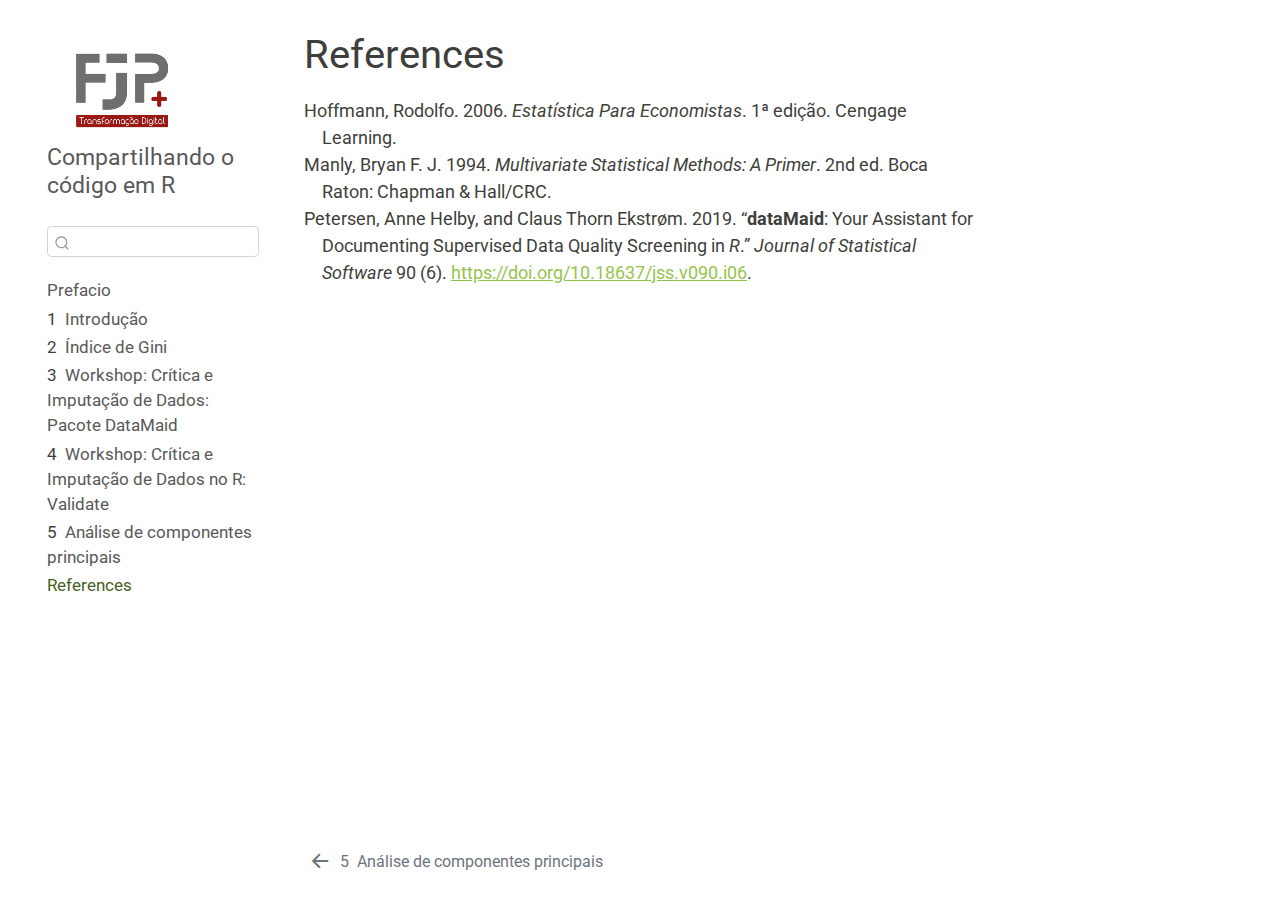
<file: _book/references.html>
<!DOCTYPE html>
<html xmlns="http://www.w3.org/1999/xhtml" lang="pt" xml:lang="pt"><head>

<meta charset="utf-8">
<meta name="generator" content="quarto-1.2.475">

<meta name="viewport" content="width=device-width, initial-scale=1.0, user-scalable=yes">


<title> Compartilhando o código em R - References</title>
<style>
code{white-space: pre-wrap;}
span.smallcaps{font-variant: small-caps;}
div.columns{display: flex; gap: min(4vw, 1.5em);}
div.column{flex: auto; overflow-x: auto;}
div.hanging-indent{margin-left: 1.5em; text-indent: -1.5em;}
ul.task-list{list-style: none;}
ul.task-list li input[type="checkbox"] {
  width: 0.8em;
  margin: 0 0.8em 0.2em -1.6em;
  vertical-align: middle;
}
div.csl-bib-body { }
div.csl-entry {
  clear: both;
}
.hanging div.csl-entry {
  margin-left:2em;
  text-indent:-2em;
}
div.csl-left-margin {
  min-width:2em;
  float:left;
}
div.csl-right-inline {
  margin-left:2em;
  padding-left:1em;
}
div.csl-indent {
  margin-left: 2em;
}
</style>


<script src="site_libs/quarto-nav/quarto-nav.js"></script>
<script src="site_libs/quarto-nav/headroom.min.js"></script>
<script src="site_libs/clipboard/clipboard.min.js"></script>
<script src="site_libs/quarto-search/autocomplete.umd.js"></script>
<script src="site_libs/quarto-search/fuse.min.js"></script>
<script src="site_libs/quarto-search/quarto-search.js"></script>
<meta name="quarto:offset" content="./">
<link href="./05-BO_04_ACP.html" rel="prev">
<script src="site_libs/quarto-html/quarto.js"></script>
<script src="site_libs/quarto-html/popper.min.js"></script>
<script src="site_libs/quarto-html/tippy.umd.min.js"></script>
<script src="site_libs/quarto-html/anchor.min.js"></script>
<link href="site_libs/quarto-html/tippy.css" rel="stylesheet">
<link href="site_libs/quarto-html/quarto-syntax-highlighting.css" rel="stylesheet" id="quarto-text-highlighting-styles">
<script src="site_libs/bootstrap/bootstrap.min.js"></script>
<link href="site_libs/bootstrap/bootstrap-icons.css" rel="stylesheet">
<link href="site_libs/bootstrap/bootstrap.min.css" rel="stylesheet" id="quarto-bootstrap" data-mode="light">
<script id="quarto-search-options" type="application/json">{
  "location": "sidebar",
  "copy-button": false,
  "collapse-after": 3,
  "panel-placement": "start",
  "type": "textbox",
  "limit": 20,
  "language": {
    "search-no-results-text": "Nenhum resultado",
    "search-matching-documents-text": "documentos correspondentes",
    "search-copy-link-title": "Copiar link para a busca",
    "search-hide-matches-text": "Esconder correspondências adicionais",
    "search-more-match-text": "mais correspondência neste documento",
    "search-more-matches-text": "mais correspondências neste documento",
    "search-clear-button-title": "Limpar",
    "search-detached-cancel-button-title": "Cancelar",
    "search-submit-button-title": "Enviar"
  }
}</script>


</head>

<body class="nav-sidebar floating">

<div id="quarto-search-results"></div>
  <header id="quarto-header" class="headroom fixed-top">
  <nav class="quarto-secondary-nav" data-bs-toggle="collapse" data-bs-target="#quarto-sidebar" aria-controls="quarto-sidebar" aria-expanded="false" aria-label="Toggle sidebar navigation" onclick="if (window.quartoToggleHeadroom) { window.quartoToggleHeadroom(); }">
    <div class="container-fluid d-flex justify-content-between">
      <h1 class="quarto-secondary-nav-title">References</h1>
      <button type="button" class="quarto-btn-toggle btn" aria-label="Show secondary navigation">
        <i class="bi bi-chevron-right"></i>
      </button>
    </div>
  </nav>
</header>
<!-- content -->
<div id="quarto-content" class="quarto-container page-columns page-rows-contents page-layout-article">
<!-- sidebar -->
  <nav id="quarto-sidebar" class="sidebar collapse sidebar-navigation floating overflow-auto">
    <div class="pt-lg-2 mt-2 text-left sidebar-header">
    <div class="sidebar-title mb-0 py-0">
      <a href="./"><img src="img/logo_td.png" alt="Logo" style="vertical-align: middle; width:150px"> Compartilhando o código em R</a> 
    </div>
      </div>
      <div class="mt-2 flex-shrink-0 align-items-center">
        <div class="sidebar-search">
        <div id="quarto-search" class="" title="Search"></div>
        </div>
      </div>
    <div class="sidebar-menu-container"> 
    <ul class="list-unstyled mt-1">
        <li class="sidebar-item">
  <div class="sidebar-item-container"> 
  <a href="./index.html" class="sidebar-item-text sidebar-link">Prefacio</a>
  </div>
</li>
        <li class="sidebar-item">
  <div class="sidebar-item-container"> 
  <a href="./01-intro.html" class="sidebar-item-text sidebar-link"><span class="chapter-number">1</span>&nbsp; <span class="chapter-title">Introdução</span></a>
  </div>
</li>
        <li class="sidebar-item">
  <div class="sidebar-item-container"> 
  <a href="./02-BO_01_Gini.html" class="sidebar-item-text sidebar-link"><span class="chapter-number">2</span>&nbsp; <span class="chapter-title">Índice de Gini</span></a>
  </div>
</li>
        <li class="sidebar-item">
  <div class="sidebar-item-container"> 
  <a href="./03-BO_02_Datamaid.html" class="sidebar-item-text sidebar-link"><span class="chapter-number">3</span>&nbsp; <span class="chapter-title">Workshop: Crítica e Imputação de Dados: Pacote DataMaid</span></a>
  </div>
</li>
        <li class="sidebar-item">
  <div class="sidebar-item-container"> 
  <a href="./04-BO_03_Validate.html" class="sidebar-item-text sidebar-link"><span class="chapter-number">4</span>&nbsp; <span class="chapter-title">Workshop: Crítica e Imputação de Dados no R: Validate</span></a>
  </div>
</li>
        <li class="sidebar-item">
  <div class="sidebar-item-container"> 
  <a href="./05-BO_04_ACP.html" class="sidebar-item-text sidebar-link"><span class="chapter-number">5</span>&nbsp; <span class="chapter-title">Análise de componentes principais</span></a>
  </div>
</li>
        <li class="sidebar-item">
  <div class="sidebar-item-container"> 
  <a href="./references.html" class="sidebar-item-text sidebar-link active">References</a>
  </div>
</li>
    </ul>
    </div>
</nav>
<!-- margin-sidebar -->
    <div id="quarto-margin-sidebar" class="sidebar margin-sidebar">
        
    </div>
<!-- main -->
<main class="content" id="quarto-document-content">

<header id="title-block-header" class="quarto-title-block default">
<div class="quarto-title">
<h1 class="title d-none d-lg-block">References</h1>
</div>



<div class="quarto-title-meta">

    
  
    
  </div>
  

</header>

<div id="refs" class="references csl-bib-body hanging-indent" role="doc-bibliography">
<div id="ref-hoffmann2006" class="csl-entry" role="doc-biblioentry">
Hoffmann, Rodolfo. 2006. <em>Estatística Para Economistas</em>. 1ª
edição. Cengage Learning.
</div>
<div id="ref-manly1994" class="csl-entry" role="doc-biblioentry">
Manly, Bryan F. J. 1994. <em>Multivariate Statistical Methods: A
Primer</em>. 2nd ed. Boca Raton: Chapman &amp; Hall/CRC.
</div>
<div id="ref-petersen2019" class="csl-entry" role="doc-biblioentry">
Petersen, Anne Helby, and Claus Thorn Ekstrøm. 2019.
<span>“<span><strong>dataMaid</strong></span>: Your Assistant for
Documenting Supervised Data Quality Screening in
<span><em>R</em></span>.”</span> <em>Journal of Statistical
Software</em> 90 (6). <a href="https://doi.org/10.18637/jss.v090.i06">https://doi.org/10.18637/jss.v090.i06</a>.
</div>
</div>



</main> <!-- /main -->
<script id="quarto-html-after-body" type="application/javascript">
window.document.addEventListener("DOMContentLoaded", function (event) {
  const toggleBodyColorMode = (bsSheetEl) => {
    const mode = bsSheetEl.getAttribute("data-mode");
    const bodyEl = window.document.querySelector("body");
    if (mode === "dark") {
      bodyEl.classList.add("quarto-dark");
      bodyEl.classList.remove("quarto-light");
    } else {
      bodyEl.classList.add("quarto-light");
      bodyEl.classList.remove("quarto-dark");
    }
  }
  const toggleBodyColorPrimary = () => {
    const bsSheetEl = window.document.querySelector("link#quarto-bootstrap");
    if (bsSheetEl) {
      toggleBodyColorMode(bsSheetEl);
    }
  }
  toggleBodyColorPrimary();  
  const icon = "";
  const anchorJS = new window.AnchorJS();
  anchorJS.options = {
    placement: 'right',
    icon: icon
  };
  anchorJS.add('.anchored');
  const clipboard = new window.ClipboardJS('.code-copy-button', {
    target: function(trigger) {
      return trigger.previousElementSibling;
    }
  });
  clipboard.on('success', function(e) {
    // button target
    const button = e.trigger;
    // don't keep focus
    button.blur();
    // flash "checked"
    button.classList.add('code-copy-button-checked');
    var currentTitle = button.getAttribute("title");
    button.setAttribute("title", "Copiada");
    let tooltip;
    if (window.bootstrap) {
      button.setAttribute("data-bs-toggle", "tooltip");
      button.setAttribute("data-bs-placement", "left");
      button.setAttribute("data-bs-title", "Copiada");
      tooltip = new bootstrap.Tooltip(button, 
        { trigger: "manual", 
          customClass: "code-copy-button-tooltip",
          offset: [0, -8]});
      tooltip.show();    
    }
    setTimeout(function() {
      if (tooltip) {
        tooltip.hide();
        button.removeAttribute("data-bs-title");
        button.removeAttribute("data-bs-toggle");
        button.removeAttribute("data-bs-placement");
      }
      button.setAttribute("title", currentTitle);
      button.classList.remove('code-copy-button-checked');
    }, 1000);
    // clear code selection
    e.clearSelection();
  });
  function tippyHover(el, contentFn) {
    const config = {
      allowHTML: true,
      content: contentFn,
      maxWidth: 500,
      delay: 100,
      arrow: false,
      appendTo: function(el) {
          return el.parentElement;
      },
      interactive: true,
      interactiveBorder: 10,
      theme: 'quarto',
      placement: 'bottom-start'
    };
    window.tippy(el, config); 
  }
  const noterefs = window.document.querySelectorAll('a[role="doc-noteref"]');
  for (var i=0; i<noterefs.length; i++) {
    const ref = noterefs[i];
    tippyHover(ref, function() {
      // use id or data attribute instead here
      let href = ref.getAttribute('data-footnote-href') || ref.getAttribute('href');
      try { href = new URL(href).hash; } catch {}
      const id = href.replace(/^#\/?/, "");
      const note = window.document.getElementById(id);
      return note.innerHTML;
    });
  }
  const findCites = (el) => {
    const parentEl = el.parentElement;
    if (parentEl) {
      const cites = parentEl.dataset.cites;
      if (cites) {
        return {
          el,
          cites: cites.split(' ')
        };
      } else {
        return findCites(el.parentElement)
      }
    } else {
      return undefined;
    }
  };
  var bibliorefs = window.document.querySelectorAll('a[role="doc-biblioref"]');
  for (var i=0; i<bibliorefs.length; i++) {
    const ref = bibliorefs[i];
    const citeInfo = findCites(ref);
    if (citeInfo) {
      tippyHover(citeInfo.el, function() {
        var popup = window.document.createElement('div');
        citeInfo.cites.forEach(function(cite) {
          var citeDiv = window.document.createElement('div');
          citeDiv.classList.add('hanging-indent');
          citeDiv.classList.add('csl-entry');
          var biblioDiv = window.document.getElementById('ref-' + cite);
          if (biblioDiv) {
            citeDiv.innerHTML = biblioDiv.innerHTML;
          }
          popup.appendChild(citeDiv);
        });
        return popup.innerHTML;
      });
    }
  }
});
</script>
<nav class="page-navigation">
  <div class="nav-page nav-page-previous">
      <a href="./05-BO_04_ACP.html" class="pagination-link">
        <i class="bi bi-arrow-left-short"></i> <span class="nav-page-text"><span class="chapter-number">5</span>&nbsp; <span class="chapter-title">Análise de componentes principais</span></span>
      </a>          
  </div>
  <div class="nav-page nav-page-next">
  </div>
</nav>
</div> <!-- /content -->



</body></html>
</file>
<file: _book/site_libs/quarto-html/tippy.css>
.tippy-box[data-animation=fade][data-state=hidden]{opacity:0}[data-tippy-root]{max-width:calc(100vw - 10px)}.tippy-box{position:relative;background-color:#333;color:#fff;border-radius:4px;font-size:14px;line-height:1.4;white-space:normal;outline:0;transition-property:transform,visibility,opacity}.tippy-box[data-placement^=top]>.tippy-arrow{bottom:0}.tippy-box[data-placement^=top]>.tippy-arrow:before{bottom:-7px;left:0;border-width:8px 8px 0;border-top-color:initial;transform-origin:center top}.tippy-box[data-placement^=bottom]>.tippy-arrow{top:0}.tippy-box[data-placement^=bottom]>.tippy-arrow:before{top:-7px;left:0;border-width:0 8px 8px;border-bottom-color:initial;transform-origin:center bottom}.tippy-box[data-placement^=left]>.tippy-arrow{right:0}.tippy-box[data-placement^=left]>.tippy-arrow:before{border-width:8px 0 8px 8px;border-left-color:initial;right:-7px;transform-origin:center left}.tippy-box[data-placement^=right]>.tippy-arrow{left:0}.tippy-box[data-placement^=right]>.tippy-arrow:before{left:-7px;border-width:8px 8px 8px 0;border-right-color:initial;transform-origin:center right}.tippy-box[data-inertia][data-state=visible]{transition-timing-function:cubic-bezier(.54,1.5,.38,1.11)}.tippy-arrow{width:16px;height:16px;color:#333}.tippy-arrow:before{content:"";position:absolute;border-color:transparent;border-style:solid}.tippy-content{position:relative;padding:5px 9px;z-index:1}
</file>
<file: _book/site_libs/quarto-html/quarto-syntax-highlighting.css>
/* quarto syntax highlight colors */
:root {
  --quarto-hl-ot-color: #003B4F;
  --quarto-hl-at-color: #657422;
  --quarto-hl-ss-color: #20794D;
  --quarto-hl-an-color: #5E5E5E;
  --quarto-hl-fu-color: #4758AB;
  --quarto-hl-st-color: #20794D;
  --quarto-hl-cf-color: #003B4F;
  --quarto-hl-op-color: #5E5E5E;
  --quarto-hl-er-color: #AD0000;
  --quarto-hl-bn-color: #AD0000;
  --quarto-hl-al-color: #AD0000;
  --quarto-hl-va-color: #111111;
  --quarto-hl-bu-color: inherit;
  --quarto-hl-ex-color: inherit;
  --quarto-hl-pp-color: #AD0000;
  --quarto-hl-in-color: #5E5E5E;
  --quarto-hl-vs-color: #20794D;
  --quarto-hl-wa-color: #5E5E5E;
  --quarto-hl-do-color: #5E5E5E;
  --quarto-hl-im-color: #00769E;
  --quarto-hl-ch-color: #20794D;
  --quarto-hl-dt-color: #AD0000;
  --quarto-hl-fl-color: #AD0000;
  --quarto-hl-co-color: #5E5E5E;
  --quarto-hl-cv-color: #5E5E5E;
  --quarto-hl-cn-color: #8f5902;
  --quarto-hl-sc-color: #5E5E5E;
  --quarto-hl-dv-color: #AD0000;
  --quarto-hl-kw-color: #003B4F;
}

/* other quarto variables */
:root {
  --quarto-font-monospace: SFMono-Regular, Menlo, Monaco, Consolas, "Liberation Mono", "Courier New", monospace;
}

pre > code.sourceCode > span {
  color: #003B4F;
}

code span {
  color: #003B4F;
}

code.sourceCode > span {
  color: #003B4F;
}

div.sourceCode,
div.sourceCode pre.sourceCode {
  color: #003B4F;
}

code span.ot {
  color: #003B4F;
}

code span.at {
  color: #657422;
}

code span.ss {
  color: #20794D;
}

code span.an {
  color: #5E5E5E;
}

code span.fu {
  color: #4758AB;
}

code span.st {
  color: #20794D;
}

code span.cf {
  color: #003B4F;
}

code span.op {
  color: #5E5E5E;
}

code span.er {
  color: #AD0000;
}

code span.bn {
  color: #AD0000;
}

code span.al {
  color: #AD0000;
}

code span.va {
  color: #111111;
}

code span.pp {
  color: #AD0000;
}

code span.in {
  color: #5E5E5E;
}

code span.vs {
  color: #20794D;
}

code span.wa {
  color: #5E5E5E;
  font-style: italic;
}

code span.do {
  color: #5E5E5E;
  font-style: italic;
}

code span.im {
  color: #00769E;
}

code span.ch {
  color: #20794D;
}

code span.dt {
  color: #AD0000;
}

code span.fl {
  color: #AD0000;
}

code span.co {
  color: #5E5E5E;
}

code span.cv {
  color: #5E5E5E;
  font-style: italic;
}

code span.cn {
  color: #8f5902;
}

code span.sc {
  color: #5E5E5E;
}

code span.dv {
  color: #AD0000;
}

code span.kw {
  color: #003B4F;
}

.prevent-inlining {
  content: "</";
}

/*# sourceMappingURL=debc5d5d77c3f9108843748ff7464032.css.map */
</file>
